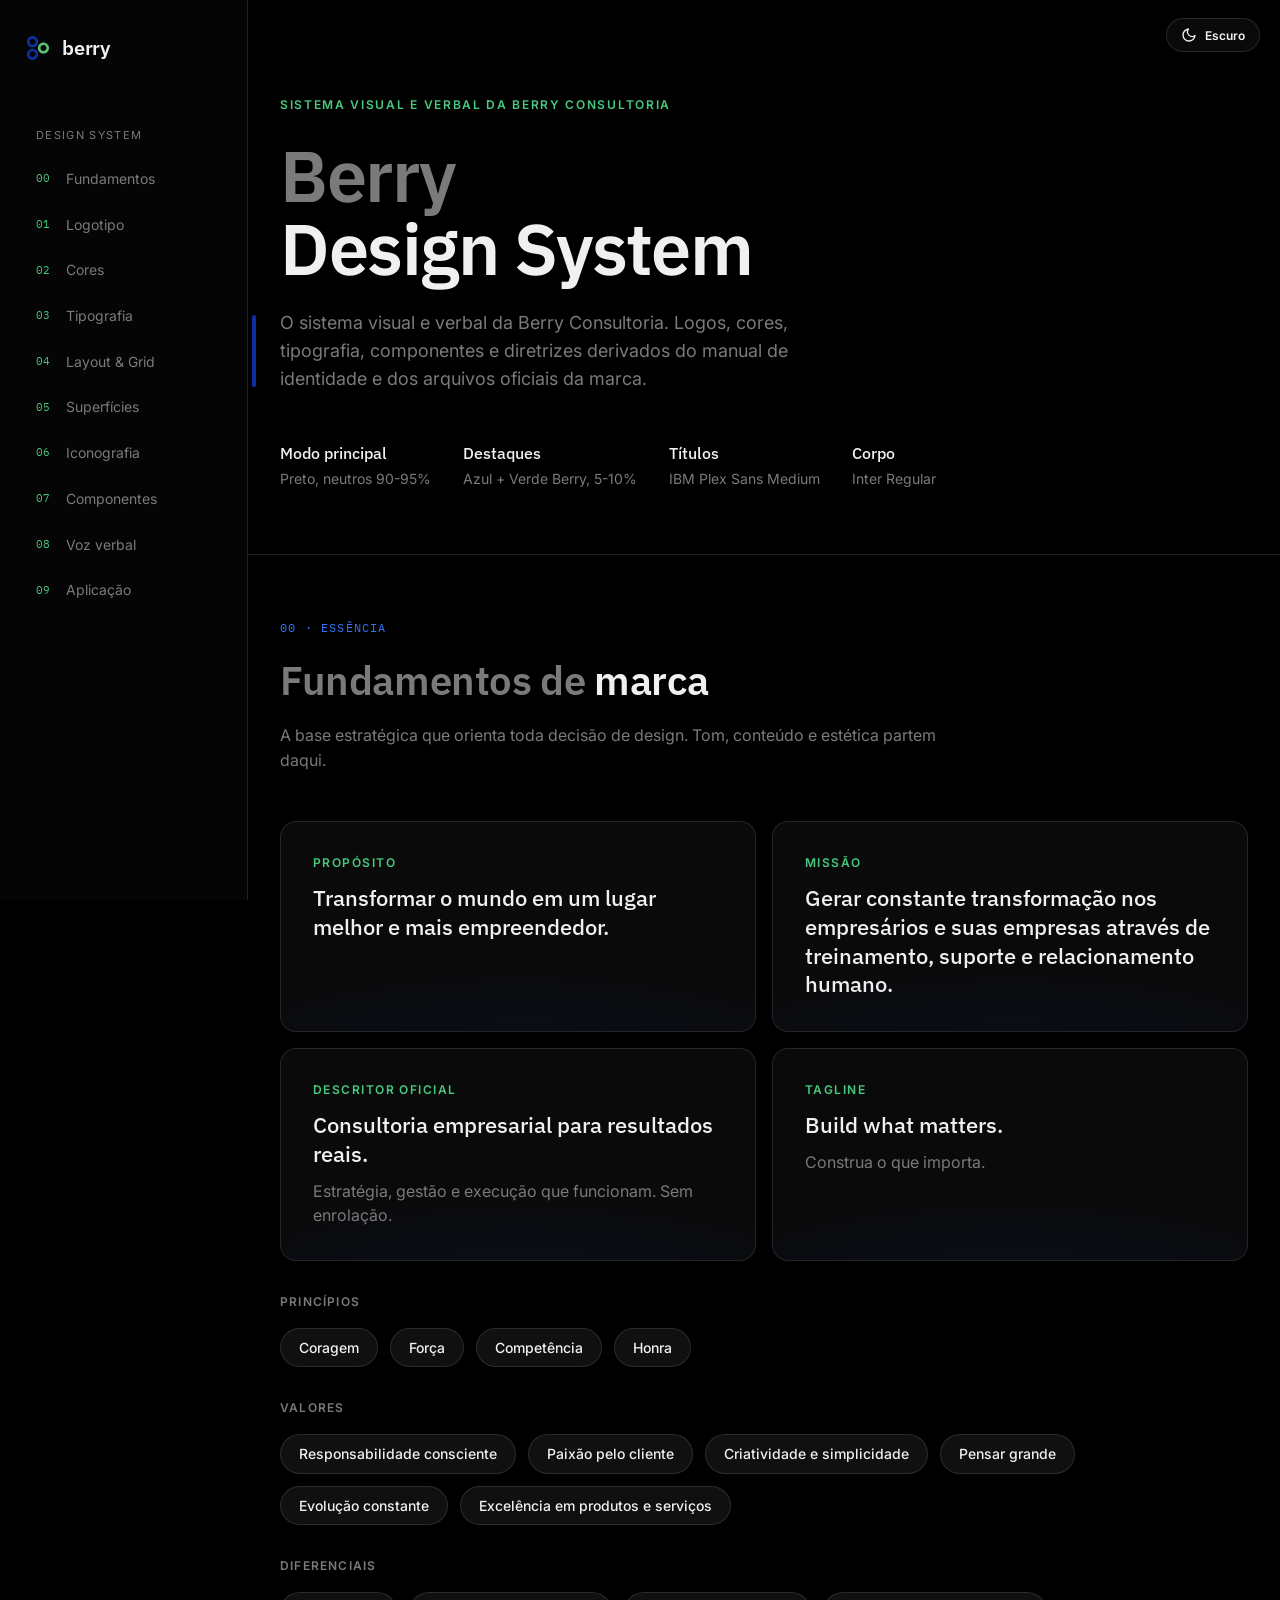
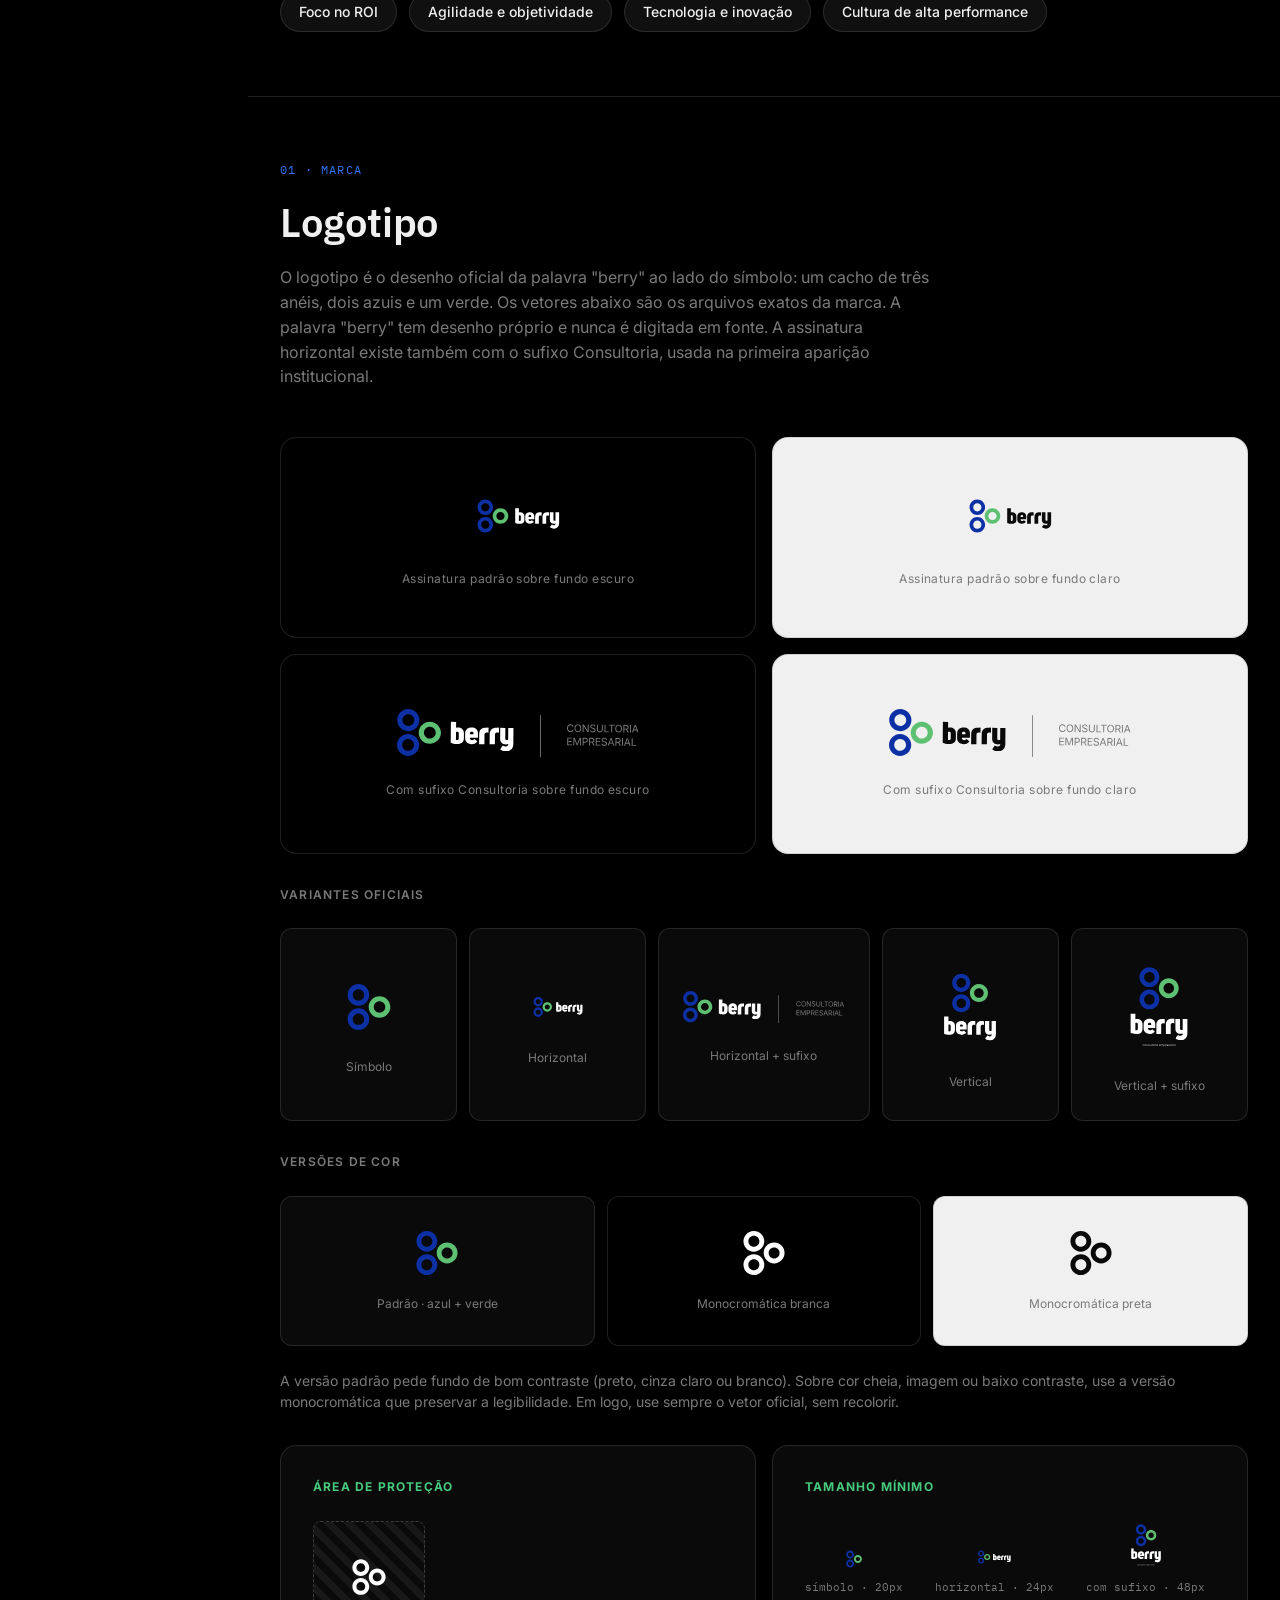
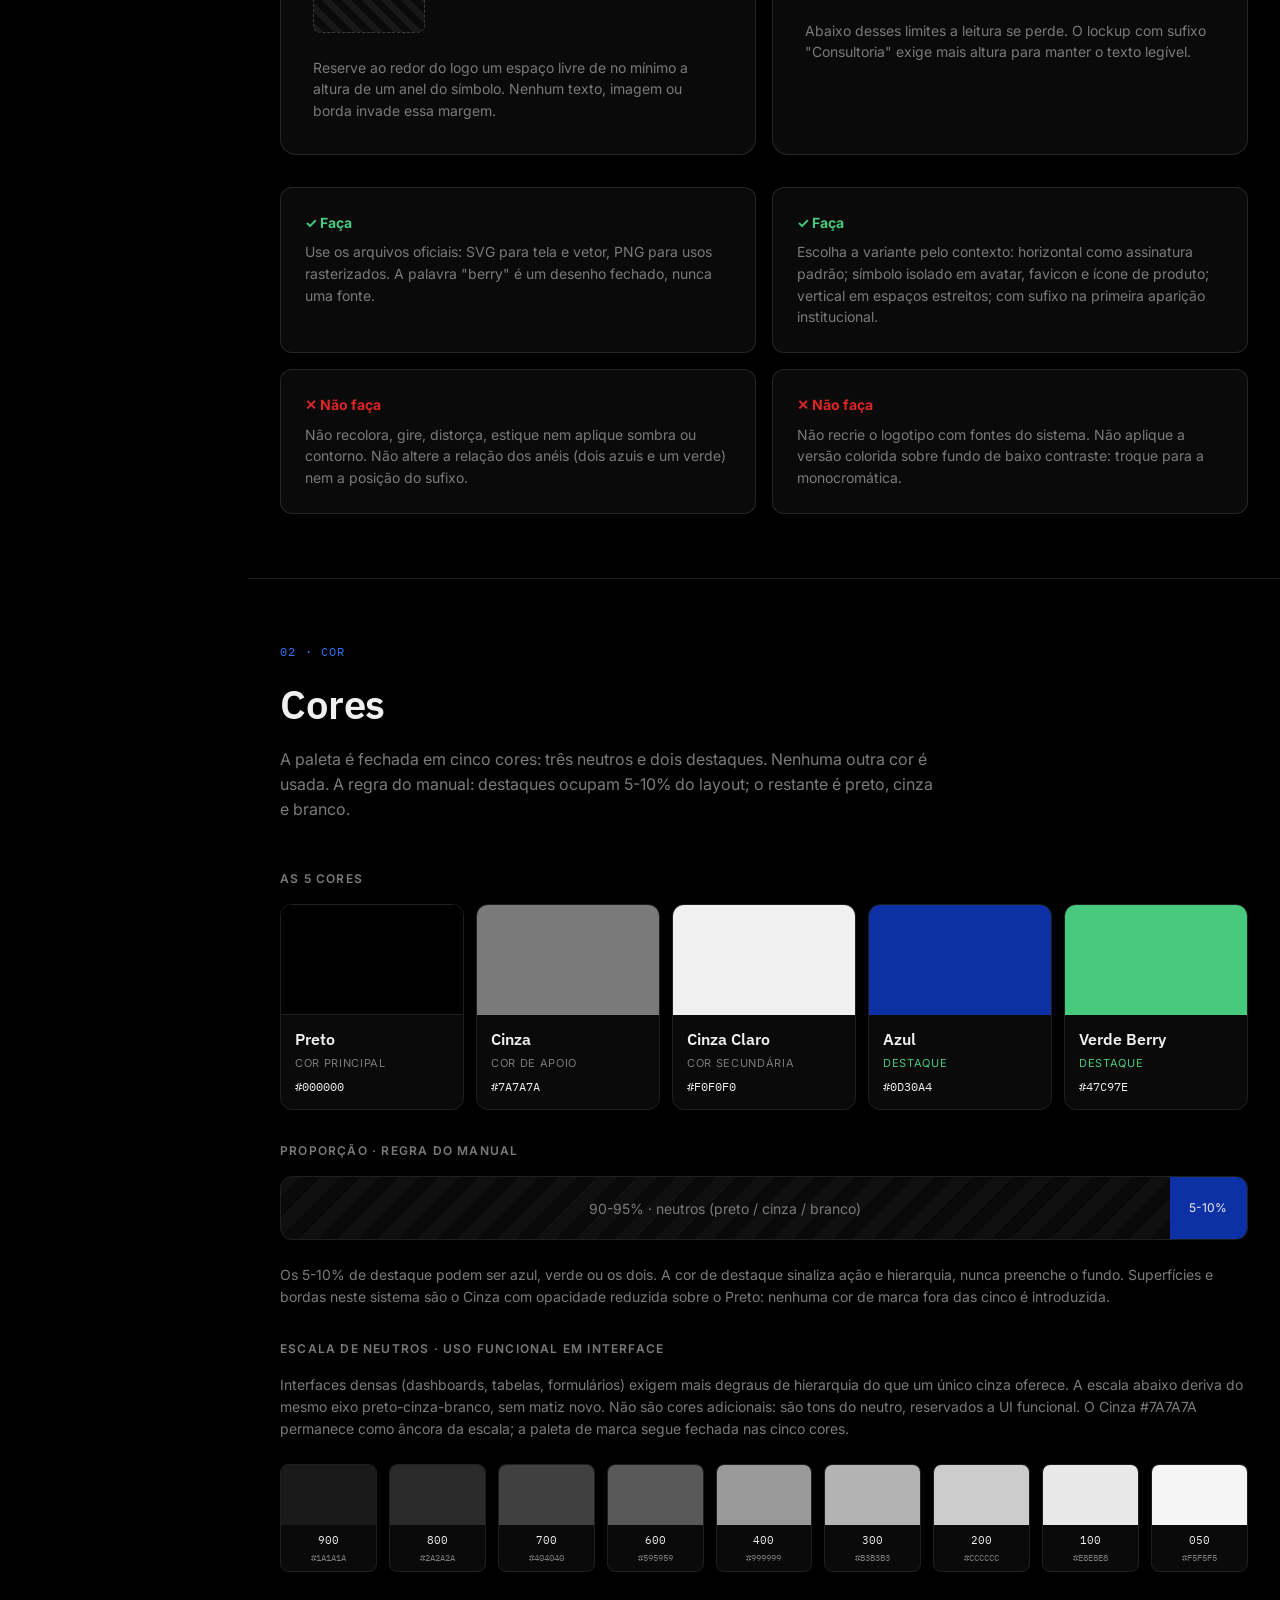
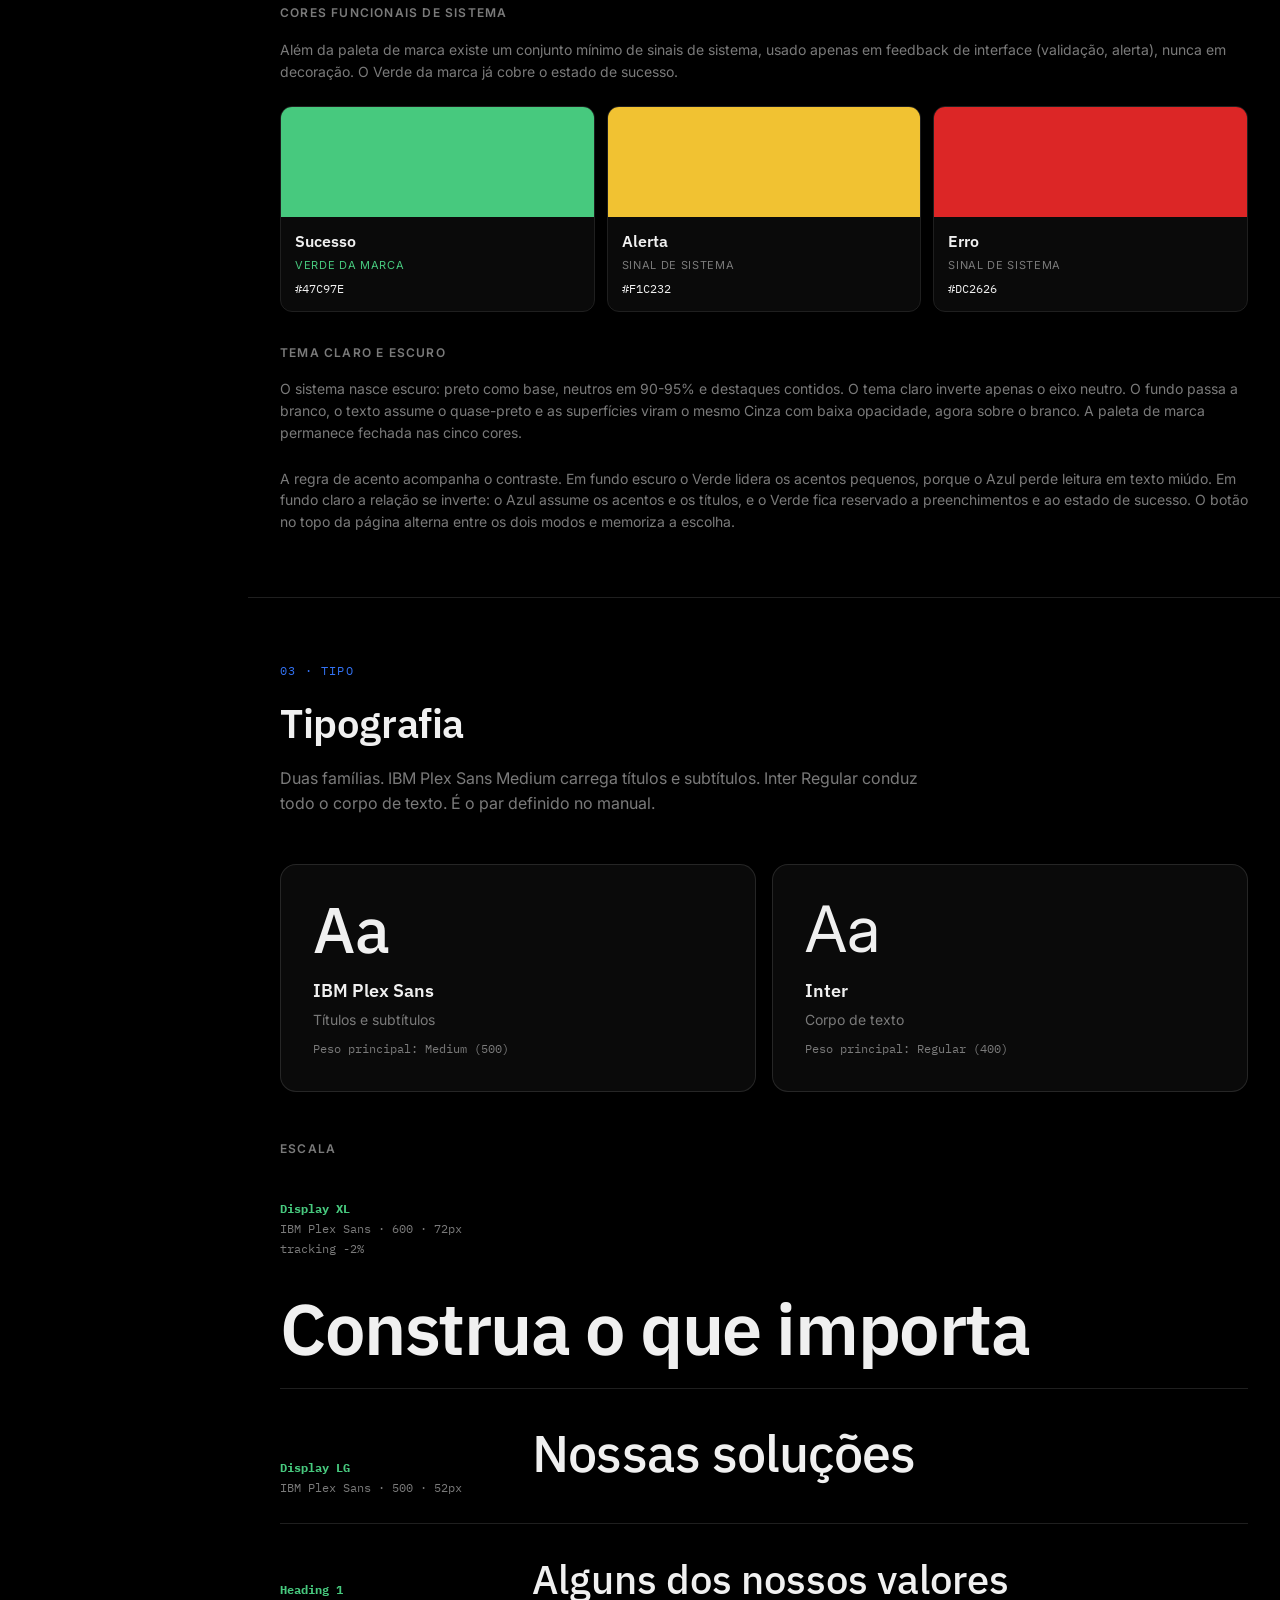
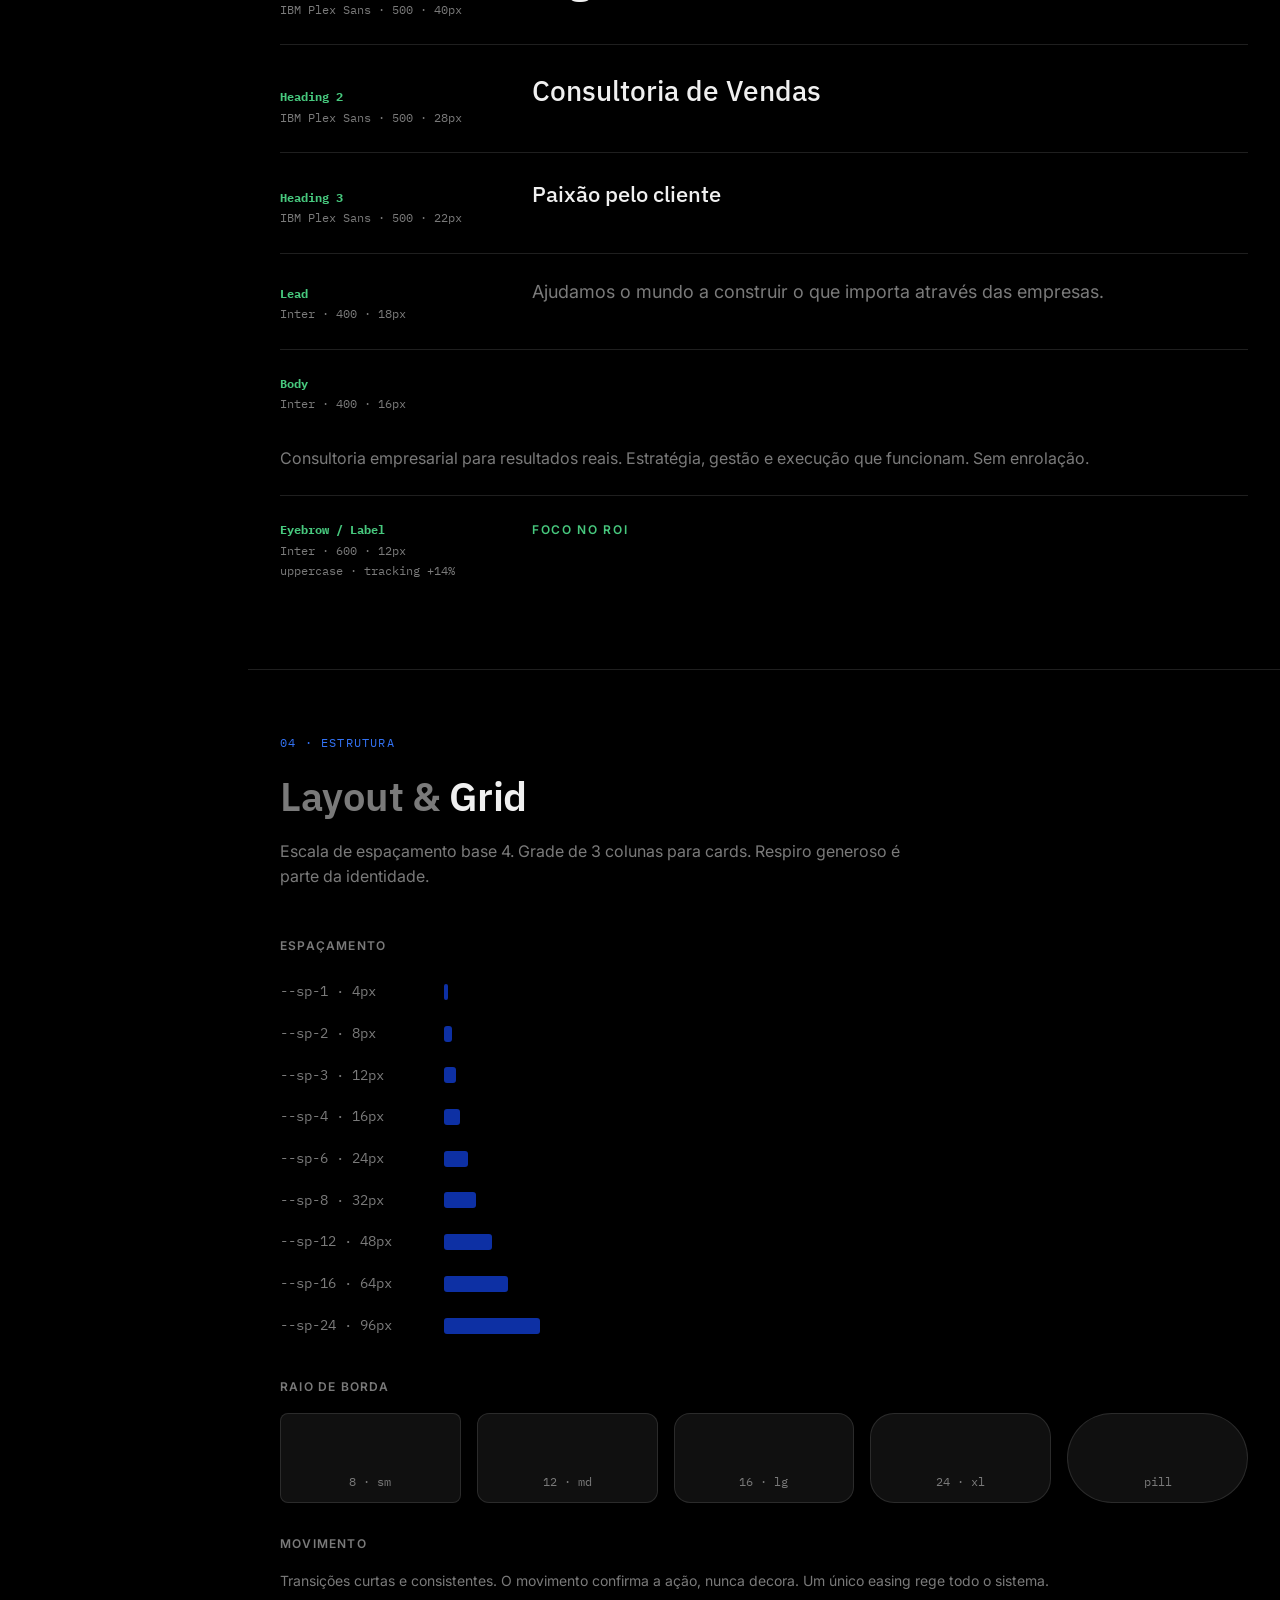
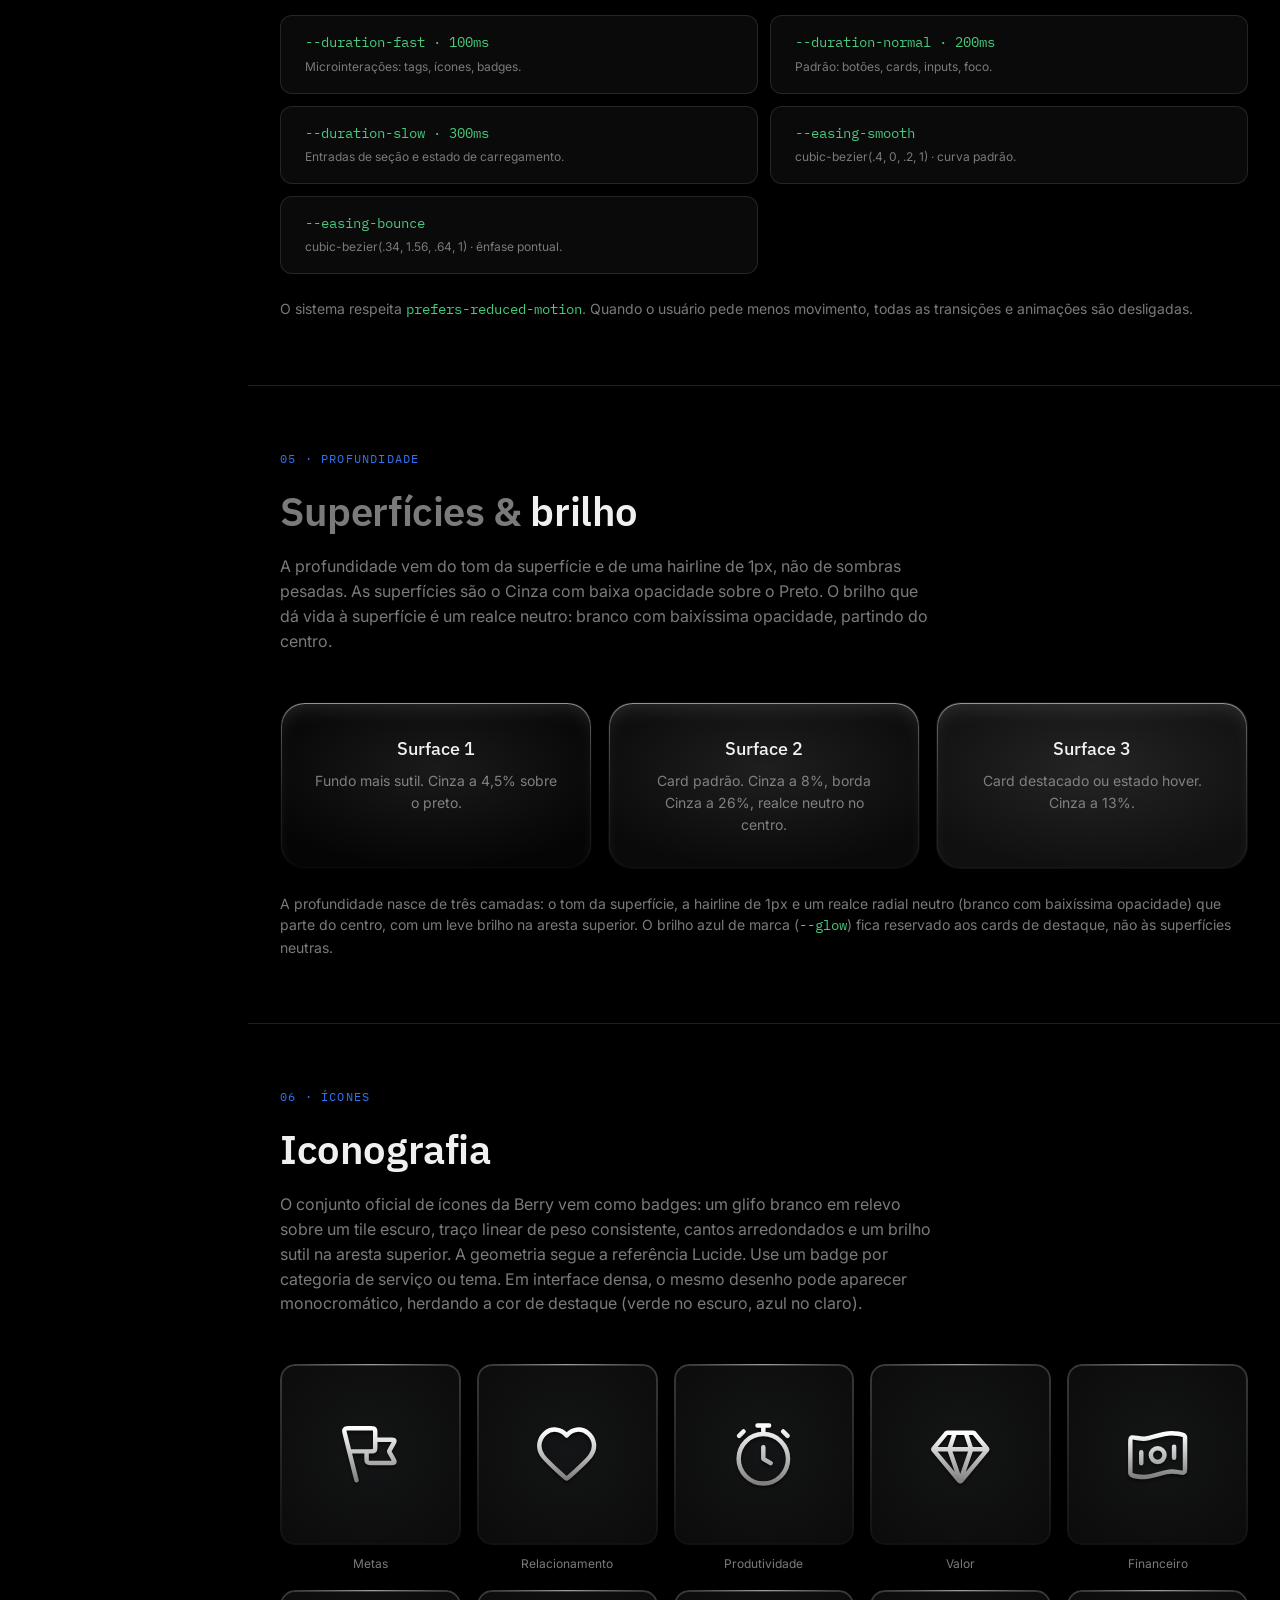
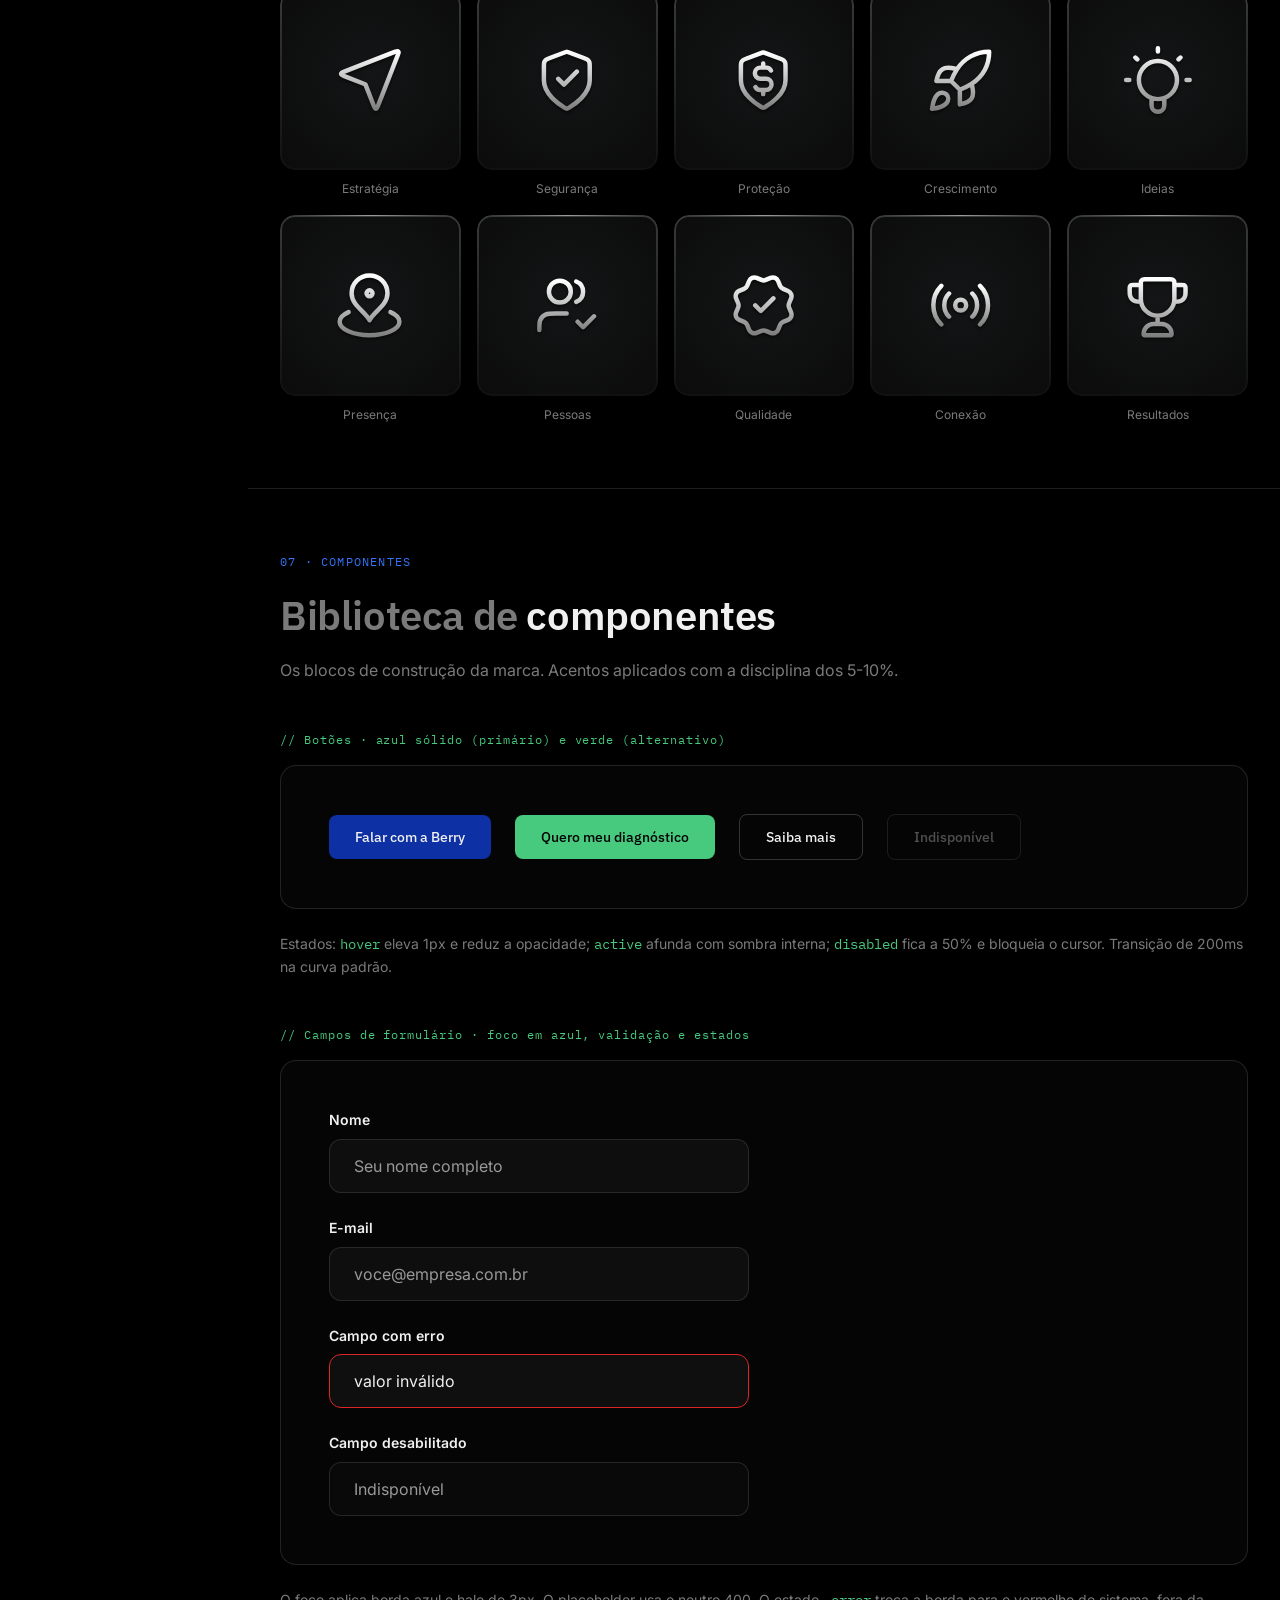
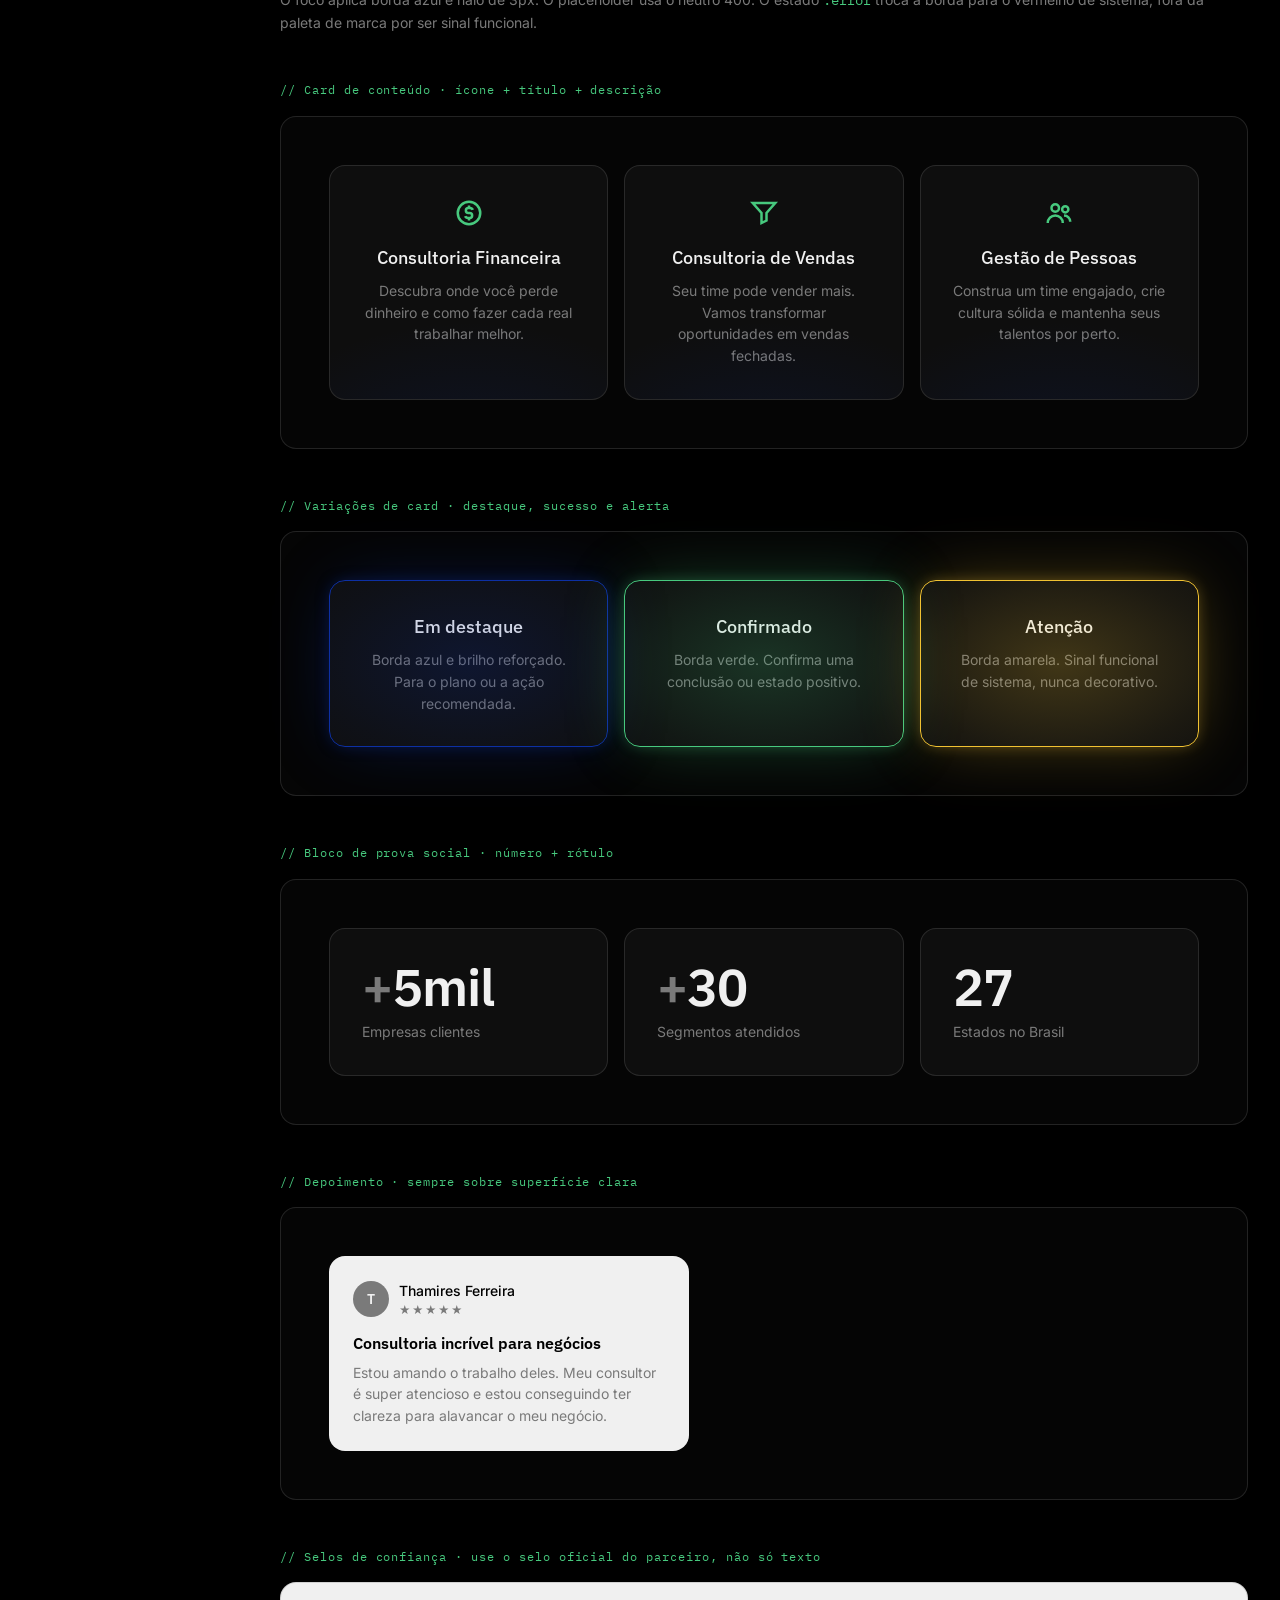
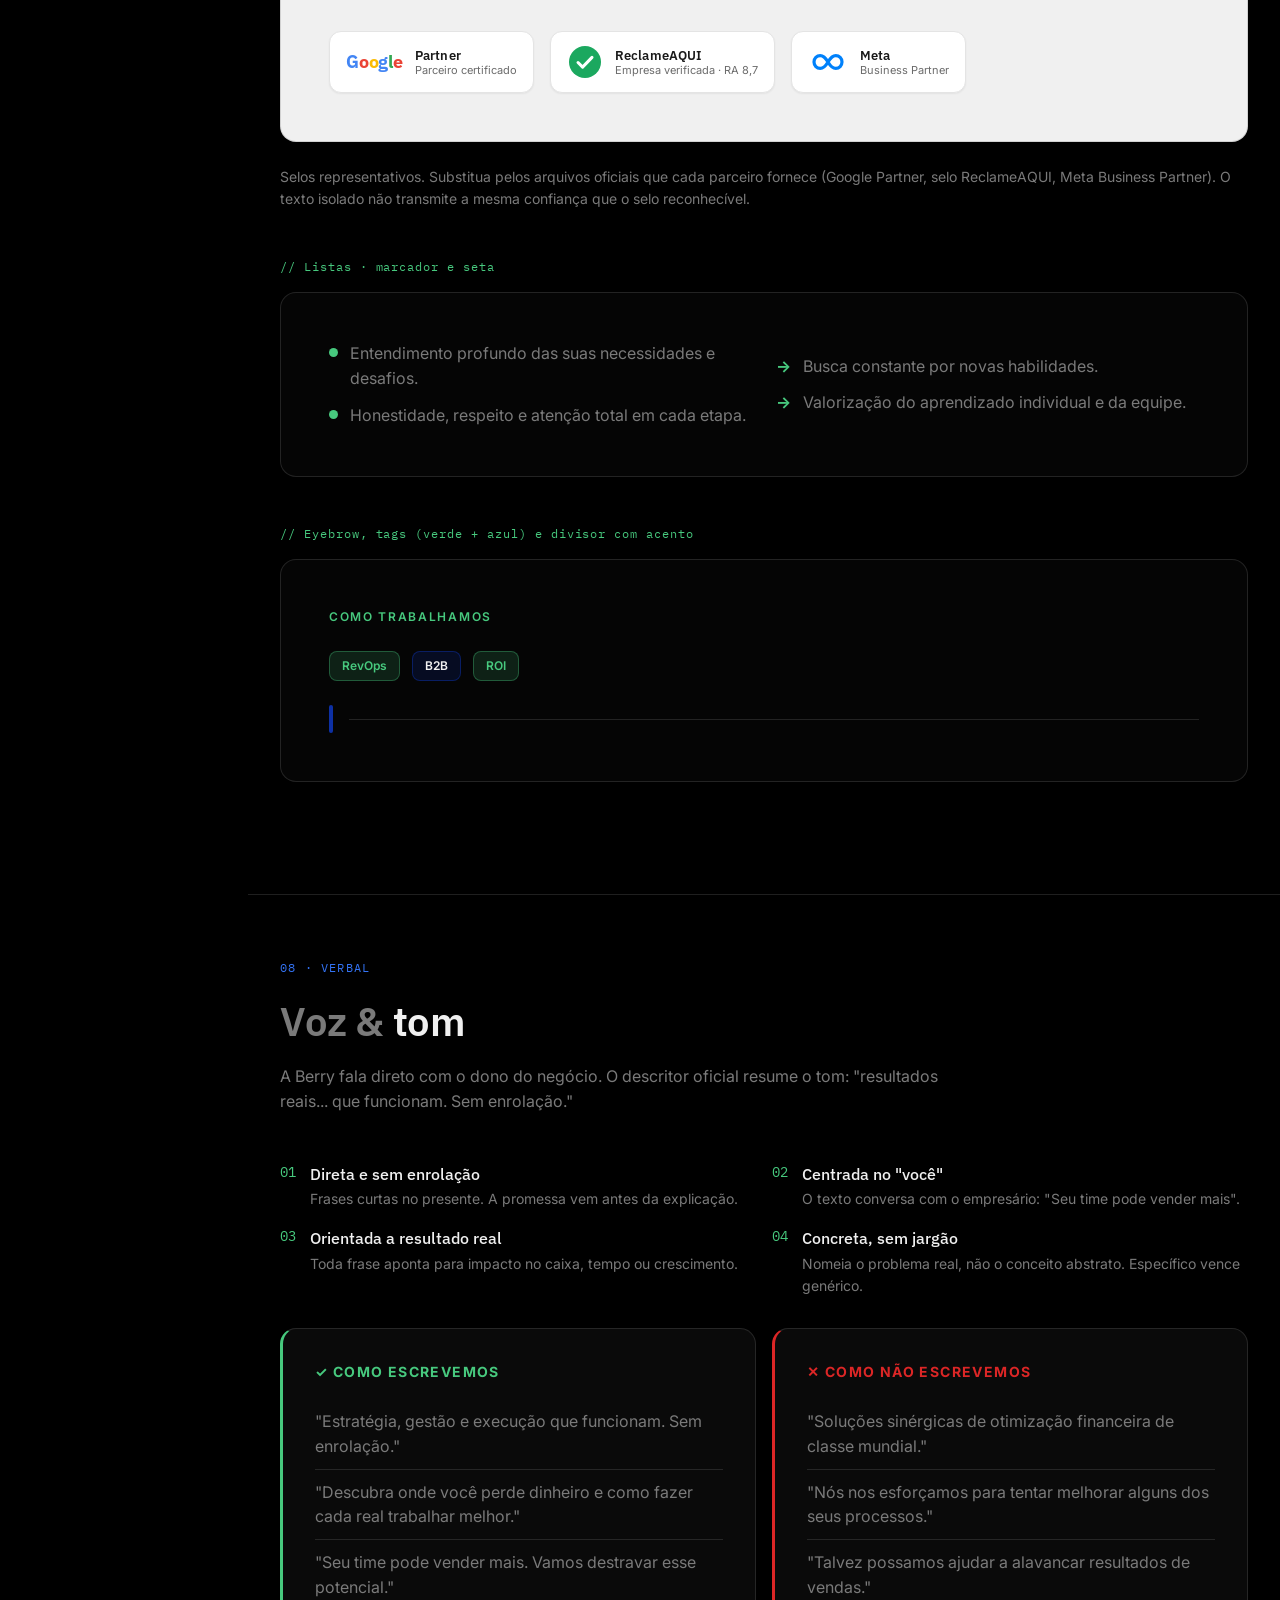
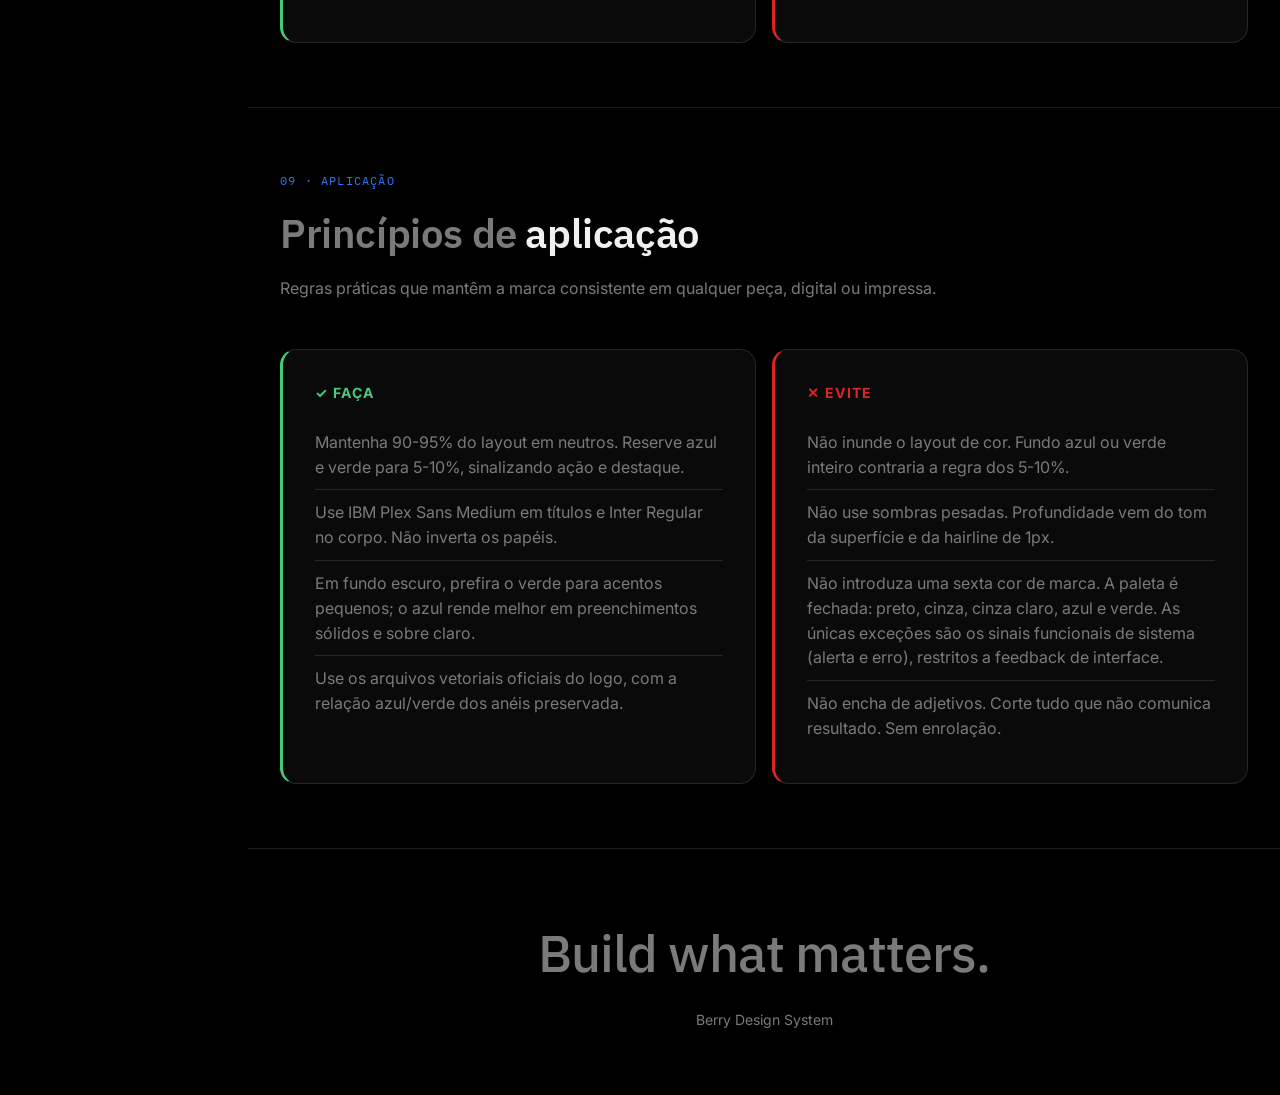
<file: index.html>
<!DOCTYPE html>
<html lang="pt-BR">
<head>
<meta charset="UTF-8">
<meta name="viewport" content="width=device-width, initial-scale=1.0">
<title>Berry · Design System</title>
<link rel="icon" type="image/svg+xml" href="data:image/svg+xml,<svg xmlns='http://www.w3.org/2000/svg' viewBox='0 0 1080 1080'><path fill='%230D30A4' d='M329.5,998.3c-119.4,0-216.5-97-216.5-215.8s97.4-215.8,216.5-215.8,216.5,97,216.5,215.8-97.4,215.8-216.5,215.8ZM329.5,668.3c-63.2,0-114.8,51.3-114.8,114.2s51.6,114.2,114.8,114.2,114.8-51.3,114.8-114.2-51.6-114.2-114.8-114.2Z'/><path fill='%230D30A4' d='M329.5,513.4c-119.4,0-216.5-97-216.5-215.8s97.4-215.8,216.5-215.8,216.5,97,216.5,215.8-97.4,215.8-216.5,215.8ZM329.5,183.7c-63.2,0-114.8,51.3-114.8,114.2s51.6,114.2,114.8,114.2,114.8-51.3,114.8-114.2-51.6-114.2-114.8-114.2Z'/><path fill='%235EC072' d='M750.5,755.8c-119.4,0-216.5-97-216.5-215.8s97.4-215.8,216.5-215.8,216.5,97,216.5,215.8-97.4,215.8-216.5,215.8h0ZM750.5,425.9c-63.2,0-114.8,51.3-114.8,114.2s51.6,114.2,114.8,114.2,114.8-51.3,114.8-114.2-51.6-114.2-114.8-114.2h0Z'/></svg>">
<link rel="preconnect" href="https://fonts.googleapis.com">
<link rel="preconnect" href="https://fonts.gstatic.com" crossorigin>
<link href="https://fonts.googleapis.com/css2?family=IBM+Plex+Sans:wght@400;500;600;700&family=IBM+Plex+Mono:wght@400;500&family=Inter:wght@400;500;600&display=swap" rel="stylesheet">
<!-- Estilos modulares (fonte: tokens/, styles/, components/). Ver README.md -->
<link rel="stylesheet" href="tokens/tokens.css">
<link rel="stylesheet" href="styles/reset.css">
<link rel="stylesheet" href="styles/base.css">
<link rel="stylesheet" href="styles/layout.css">
<link rel="stylesheet" href="styles/showcase.css">
<link rel="stylesheet" href="components/theme-toggle/theme-toggle.css">
<link rel="stylesheet" href="components/button/button.css">
<link rel="stylesheet" href="components/input/input.css">
<link rel="stylesheet" href="components/card/card.css">
<link rel="stylesheet" href="components/badge/badge.css">
<link rel="stylesheet" href="components/tag/tag.css">
<link rel="stylesheet" href="components/pill/pill.css">
<link rel="stylesheet" href="components/stat/stat.css">
<link rel="stylesheet" href="components/testimonial/testimonial.css">
<link rel="stylesheet" href="components/trust-seal/trust-seal.css">
<link rel="stylesheet" href="components/list/list.css">
<link rel="stylesheet" href="components/divider/divider.css">
<link rel="stylesheet" href="components/icon-badge/icon-badge.css">
<link rel="stylesheet" href="styles/responsive.css">
<script>try{if(localStorage.getItem('berry-theme')==='light')document.documentElement.classList.add('light')}catch(e){}</script>
</head>
<body>

<button class="theme-toggle" type="button" aria-label="Alternar entre tema claro e escuro" aria-pressed="false">
  <svg class="ic-moon" viewBox="0 0 24 24" fill="none" stroke="currentColor" aria-hidden="true"><path d="M21 12.8A9 9 0 1 1 11.2 3a7 7 0 0 0 9.8 9.8z"/></svg>
  <svg class="ic-sun" viewBox="0 0 24 24" fill="none" stroke="currentColor" aria-hidden="true"><circle cx="12" cy="12" r="4"/><path d="M12 2v2M12 20v2M4.9 4.9l1.4 1.4M17.7 17.7l1.4 1.4M2 12h2M20 12h2M4.9 19.1l1.4-1.4M17.7 6.3l1.4-1.4"/></svg>
  <span class="lbl"></span>
</button>

<!-- ===== LOGOS OFICIAIS (caminhos vetoriais exatos dos arquivos da marca; anéis em Azul #0D30A4 e Verde #5EC072; o logotipo herda currentColor) ===== -->
<svg width="0" height="0" style="position:absolute" aria-hidden="true">
  <symbol id="berry-symbol" viewBox="0 0 1080 1080">
    <path fill="#0D30A4" d="M329.5,998.3c-119.4,0-216.5-97-216.5-215.8s97.4-215.8,216.5-215.8,216.5,97,216.5,215.8-97.4,215.8-216.5,215.8ZM329.5,668.3c-63.2,0-114.8,51.3-114.8,114.2s51.6,114.2,114.8,114.2,114.8-51.3,114.8-114.2-51.6-114.2-114.8-114.2Z"/>
    <path fill="#0D30A4" d="M329.5,513.4c-119.4,0-216.5-97-216.5-215.8s97.4-215.8,216.5-215.8,216.5,97,216.5,215.8-97.4,215.8-216.5,215.8ZM329.5,183.7c-63.2,0-114.8,51.3-114.8,114.2s51.6,114.2,114.8,114.2,114.8-51.3,114.8-114.2-51.6-114.2-114.8-114.2Z"/>
    <path fill="#5EC072" d="M750.5,755.8c-119.4,0-216.5-97-216.5-215.8s97.4-215.8,216.5-215.8,216.5,97,216.5,215.8-97.4,215.8-216.5,215.8h0ZM750.5,425.9c-63.2,0-114.8,51.3-114.8,114.2s51.6,114.2,114.8,114.2,114.8-51.3,114.8-114.2-51.6-114.2-114.8-114.2h0Z"/>
  </symbol>
  <symbol id="berry-symbol-mono" viewBox="0 0 1080 1080">
    <path fill="currentColor" d="M329.5,998.3c-119.4,0-216.5-97-216.5-215.8s97.4-215.8,216.5-215.8,216.5,97,216.5,215.8-97.4,215.8-216.5,215.8ZM329.5,668.3c-63.2,0-114.8,51.3-114.8,114.2s51.6,114.2,114.8,114.2,114.8-51.3,114.8-114.2-51.6-114.2-114.8-114.2Z"/>
    <path fill="currentColor" d="M329.5,513.4c-119.4,0-216.5-97-216.5-215.8s97.4-215.8,216.5-215.8,216.5,97,216.5,215.8-97.4,215.8-216.5,215.8ZM329.5,183.7c-63.2,0-114.8,51.3-114.8,114.2s51.6,114.2,114.8,114.2,114.8-51.3,114.8-114.2-51.6-114.2-114.8-114.2Z"/>
    <path fill="currentColor" d="M750.5,755.8c-119.4,0-216.5-97-216.5-215.8s97.4-215.8,216.5-215.8,216.5,97,216.5,215.8-97.4,215.8-216.5,215.8h0ZM750.5,425.9c-63.2,0-114.8,51.3-114.8,114.2s51.6,114.2,114.8,114.2,114.8-51.3,114.8-114.2-51.6-114.2-114.8-114.2h0Z"/>
  </symbol>
  <symbol id="berry-horizontal" viewBox="0 0 1920 1080">
    <path fill="#0D30A4" d="M365.88,837.07c-77.41,0-140.32-62.91-140.32-139.9s63.12-139.9,140.32-139.9,140.32,62.91,140.32,139.9-63.12,139.9-140.32,139.9ZM365.88,623.17c-40.95,0-74.43,33.27-74.43,74s33.48,74,74.43,74,74.43-33.27,74.43-74-33.48-74-74.43-74Z"/>
    <path fill="#0D30A4" d="M365.88,522.73c-77.41,0-140.32-62.91-140.32-139.9s63.12-139.9,140.32-139.9,140.32,62.91,140.32,139.9-63.12,139.9-140.32,139.9ZM365.88,309.04c-40.95,0-74.43,33.27-74.43,74s33.48,74,74.43,74,74.43-33.27,74.43-74-33.48-74-74.43-74Z"/>
    <path fill="currentColor" d="M903.58,664.11v-263.37h66.32v74.88c7.27-2.78,15.83-4.71,23.96-4.71,38.51,0,75.52,23.11,75.52,71.89v64.4c0,55.2-38.51,73.81-82.8,73.81s-58.83-7.27-83.22-16.69h0l.21-.21ZM1004.14,611.7v-67.82c0-13.69-9.84-18.61-20.75-18.61s-10.06,2.35-13.69,4.06v98.2c4.06,1.5,8.13,2.35,12.84,2.35,11.34,0,21.39-4.92,21.39-17.97h0l.21-.21Z"/>
    <path fill="currentColor" d="M1144.98,599.07v7.27c0,14.98,13.69,23.11,28.45,23.11s22.68-4.07,30.81-13.69l36.58,29.74c-20.75,28.88-49.21,35.09-72.1,35.09-41.29,0-83.87-24.18-83.87-74.24v-63.33c0-50.28,41.72-72.53,83.22-72.53s78.73,23.53,78.73,73.81v54.77h-102.05.21ZM1145.84,542.59v13.26h44.07v-14.55c0-11.77-10.91-17.54-21.82-17.54s-22.25,6.2-22.25,18.61h0v.21Z"/>
    <path fill="#5EC072" d="M638.86,679.9c-77.41,0-140.32-62.91-140.32-139.9s63.12-139.9,140.32-139.9,140.32,62.91,140.32,139.9-63.12,139.9-140.32,139.9h0ZM638.86,466c-40.95,0-74.43,33.27-74.43,74s33.48,74,74.43,74,74.43-33.27,74.43-74-33.48-74-74.43-74h0Z"/>
    <path fill="currentColor" d="M1394.9,550.83c0-55.95,36.36-80.12,82.52-80.12s16.98.87,34.62,5.01v58.35c-6.31-2.83-13.06-4.35-19.81-4.35-15.68,0-30.26,8.27-30.26,24.38v126.28h-67.06v-129.33h0v-.22Z"/>
    <path fill="currentColor" d="M1512.03,475.6v-1.99c0-1.62-1.32-2.94-2.94-2.93l-26.55.09,28.57,5.59c.48.09.92-.27.92-.76Z"/>
    <path fill="currentColor" d="M1262.29,551.07c0-55.95,36.36-80.12,82.52-80.12s16.98.87,34.62,5.01v58.35c-6.31-2.83-13.06-4.35-19.81-4.35-15.68,0-30.26,8.27-30.26,24.38v126.28h-67.06v-129.33h0v-.22Z"/>
    <path fill="currentColor" d="M1379.43,475.85v-1.99c0-1.62-1.32-2.94-2.94-2.93l-26.55.09,28.57,5.59c.48.09.92-.27.92-.76Z"/>
    <path fill="currentColor" d="M1694.44,470.92v199.89c0,61.35-34.91,92.14-84.99,92.14s-49.86-7.15-73.93-27.53l26.45-41.19c11.92,7.15,26.02,12.36,37.51,12.36,21.46,0,31.22-13.01,31.22-31.65-8.24,3.25-19.3,4.77-30.79,4.77-36.21,0-72.41-20.6-72.41-68.73v-139.84h64.61v135.72c0,13.01,10.19,18.65,21.03,18.65s11.49-1.52,15.61-4.34v-149.81h65.69v-.43Z"/>
    <path fill="currentColor" d="M1544.9,720.82l-14.33,22.41c7.12,4.51,10.84,6.87,16.53,9.74,43.11,21.77,98.31,6.72,105.74.02"/>
  </symbol>
  <symbol id="berry-vertical" viewBox="0 0 1080 1080">
    <path fill="currentColor" d="M206.94,882.49v-221.89h55.88v63.09c6.13-2.34,13.34-3.97,20.19-3.97,32.44,0,63.63,19.47,63.63,60.56v54.25c0,46.5-32.44,62.19-69.76,62.19s-49.57-6.13-70.12-14.06h0l.18-.18ZM291.66,838.33v-57.14c0-11.54-8.29-15.68-17.48-15.68s-8.47,1.98-11.54,3.42v82.73c3.42,1.26,6.85,1.98,10.81,1.98,9.55,0,18.02-4.15,18.02-15.14h0l.18-.18Z"/>
    <path fill="currentColor" d="M410.32,827.7v6.13c0,12.62,11.54,19.47,23.97,19.47s19.11-3.42,25.96-11.54l30.82,25.05c-17.48,24.33-41.46,29.56-60.74,29.56-34.79,0-70.66-20.37-70.66-62.55v-53.35c0-42.36,35.15-61.1,70.12-61.1s66.33,19.83,66.33,62.19v46.14h-85.98.18ZM411.04,780.11v11.18h37.13v-12.26c0-9.91-9.19-14.78-18.39-14.78s-18.75,5.23-18.75,15.68h0v.18Z"/>
    <path fill="currentColor" d="M620.87,787.05c0-47.14,30.63-67.5,69.52-67.5s14.31.73,29.17,4.22v49.16c-5.32-2.38-11.01-3.67-16.69-3.67-13.21,0-25.5,6.97-25.5,20.54v106.39h-56.5v-108.96h0v-.18Z"/>
    <path fill="currentColor" d="M719.56,723.67v-1.68c0-1.37-1.11-2.48-2.48-2.47l-22.37.08,24.07,4.71c.4.08.78-.23.78-.64Z"/>
    <path fill="currentColor" d="M509.15,787.26c0-47.14,30.63-67.5,69.52-67.5s14.31.73,29.17,4.22v49.16c-5.32-2.38-11.01-3.67-16.69-3.67-13.21,0-25.5,6.97-25.5,20.54v106.39h-56.5v-108.96h0v-.18Z"/>
    <path fill="currentColor" d="M607.84,723.88v-1.68c0-1.37-1.11-2.48-2.48-2.47l-22.37.08,24.07,4.71c.4.08.78-.23.78-.64Z"/>
    <path fill="currentColor" d="M873.24,719.73v168.41c0,51.69-29.41,77.63-71.6,77.63s-42.01-6.03-62.29-23.2l22.28-34.71c10.05,6.03,21.92,10.41,31.6,10.41,18.08,0,26.3-10.96,26.3-26.67-6.94,2.74-16.26,4.02-25.94,4.02-30.5,0-61.01-17.35-61.01-57.9v-117.81h54.43v114.34c0,10.96,8.58,15.71,17.72,15.71s9.68-1.28,13.15-3.65v-126.22h55.35v-.36Z"/>
    <path fill="currentColor" d="M747.25,930.27l-12.07,18.88c6,3.8,9.14,5.78,13.93,8.2,36.32,18.34,82.82,5.67,89.09.02"/>
    <path fill="#0D30A4" d="M427.77,607.32c-64.4,0-116.73-52.33-116.73-116.38s52.51-116.38,116.73-116.38,116.73,52.33,116.73,116.38-52.51,116.38-116.73,116.38ZM427.77,429.39c-34.06,0-61.91,27.67-61.91,61.56s27.85,61.56,61.91,61.56,61.91-27.67,61.91-61.56-27.85-61.56-61.91-61.56Z"/>
    <path fill="#0D30A4" d="M427.77,345.83c-64.4,0-116.73-52.33-116.73-116.38s52.51-116.38,116.73-116.38,116.73,52.33,116.73,116.38-52.51,116.38-116.73,116.38ZM427.77,168.08c-34.06,0-61.91,27.67-61.91,61.56s27.85,61.56,61.91,61.56,61.91-27.67,61.91-61.56-27.85-61.56-61.91-61.56Z"/>
    <path fill="#5EC072" d="M654.85,476.58c-64.4,0-116.73-52.33-116.73-116.38s52.51-116.38,116.73-116.38,116.73,52.33,116.73,116.38-52.51,116.38-116.73,116.38h0ZM654.85,298.64c-34.06,0-61.91,27.67-61.91,61.56s27.85,61.56,61.91,61.56,61.91-27.67,61.91-61.56-27.85-61.56-61.91-61.56h0Z"/>
  </symbol>
  <symbol id="berry-vertical-suffix" viewBox="0 0 1080 1080">
    <path fill="currentColor" d="M206.94,842.34v-221.89h55.88v63.09c6.13-2.34,13.34-3.97,20.19-3.97,32.44,0,63.63,19.47,63.63,60.56v54.25c0,46.5-32.44,62.19-69.76,62.19s-49.57-6.13-70.12-14.06h0l.18-.18ZM291.66,798.18v-57.14c0-11.54-8.29-15.68-17.48-15.68s-8.47,1.98-11.54,3.42v82.73c3.42,1.26,6.85,1.98,10.81,1.98,9.55,0,18.02-4.15,18.02-15.14h0l.18-.18Z"/>
    <path fill="currentColor" d="M410.32,787.55v6.13c0,12.62,11.54,19.47,23.97,19.47s19.11-3.42,25.96-11.54l30.82,25.05c-17.48,24.33-41.46,29.56-60.74,29.56-34.79,0-70.66-20.37-70.66-62.55v-53.35c0-42.36,35.15-61.1,70.12-61.1s66.33,19.83,66.33,62.19v46.14h-85.98.18ZM411.04,739.96v11.18h37.13v-12.26c0-9.91-9.19-14.78-18.39-14.78s-18.75,5.23-18.75,15.68h0v.18Z"/>
    <path fill="currentColor" d="M620.87,746.9c0-47.14,30.63-67.5,69.52-67.5s14.31.73,29.17,4.22v49.16c-5.32-2.38-11.01-3.67-16.69-3.67-13.21,0-25.5,6.97-25.5,20.54v106.39h-56.5v-108.96h0v-.18Z"/>
    <path fill="currentColor" d="M719.56,683.52v-1.68c0-1.37-1.11-2.48-2.48-2.47l-22.37.08,24.07,4.71c.4.08.78-.23.78-.64Z"/>
    <path fill="currentColor" d="M509.15,747.11c0-47.14,30.63-67.5,69.52-67.5s14.31.73,29.17,4.22v49.16c-5.32-2.38-11.01-3.67-16.69-3.67-13.21,0-25.5,6.97-25.5,20.54v106.39h-56.5v-108.96h0v-.18Z"/>
    <path fill="currentColor" d="M607.84,683.73v-1.68c0-1.37-1.11-2.48-2.48-2.47l-22.37.08,24.07,4.71c.4.08.78-.23.78-.64Z"/>
    <path fill="currentColor" d="M873.24,679.58v168.41c0,51.69-29.41,77.63-71.6,77.63s-42.01-6.03-62.29-23.2l22.28-34.71c10.05,6.03,21.92,10.41,31.6,10.41,18.08,0,26.3-10.96,26.3-26.67-6.94,2.74-16.26,4.02-25.94,4.02-30.5,0-61.01-17.35-61.01-57.9v-117.81h54.43v114.34c0,10.96,8.58,15.71,17.72,15.71s9.68-1.28,13.15-3.65v-126.22h55.35v-.36Z"/>
    <path fill="currentColor" d="M747.25,890.12l-12.07,18.88c6,3.8,9.14,5.78,13.93,8.2,36.32,18.34,82.82,5.67,89.09.02"/>
    <path fill="#0D30A4" d="M427.77,567.17c-64.4,0-116.73-52.33-116.73-116.38s52.51-116.38,116.73-116.38,116.73,52.33,116.73,116.38-52.51,116.38-116.73,116.38ZM427.77,389.24c-34.06,0-61.91,27.67-61.91,61.56s27.85,61.56,61.91,61.56,61.91-27.67,61.91-61.56-27.85-61.56-61.91-61.56Z"/>
    <path fill="#0D30A4" d="M427.77,305.68c-64.4,0-116.73-52.33-116.73-116.38s52.51-116.38,116.73-116.38,116.73,52.33,116.73,116.38-52.51,116.38-116.73,116.38ZM427.77,127.92c-34.06,0-61.91,27.67-61.91,61.56s27.85,61.56,61.91,61.56,61.91-27.67,61.91-61.56-27.85-61.56-61.91-61.56Z"/>
    <path fill="#5EC072" d="M654.85,436.42c-64.4,0-116.73-52.33-116.73-116.38s52.51-116.38,116.73-116.38,116.73,52.33,116.73,116.38-52.51,116.38-116.73,116.38h0ZM654.85,258.49c-34.06,0-61.91,27.67-61.91,61.56s27.85,61.56,61.91,61.56,61.91-27.67,61.91-61.56-27.85-61.56-61.91-61.56h0Z"/>
    <path fill="currentColor" d="M348.1,981.18c.98-1.78,2.32-3.16,4.02-4.15,1.7-.99,3.59-1.49,5.69-1.49,2.55,0,4.73.6,6.55,1.81,1.82,1.21,3.14,2.91,3.97,5.11h-2.68c-.65-1.55-1.65-2.75-2.99-3.63-1.34-.87-2.96-1.31-4.85-1.31-1.68,0-3.19.39-4.53,1.18-1.34.79-2.39,1.91-3.15,3.38-.76,1.47-1.14,3.18-1.14,5.11s.38,3.64,1.14,5.1c.76,1.46,1.81,2.58,3.15,3.37,1.34.78,2.85,1.18,4.53,1.18,1.89,0,3.51-.43,4.85-1.29,1.34-.86,2.34-2.05,2.99-3.58h2.68c-.83,2.18-2.16,3.87-3.99,5.06-1.83,1.2-4.01,1.8-6.54,1.8-2.09,0-3.99-.5-5.69-1.49-1.7-.99-3.04-2.37-4.02-4.13-.98-1.77-1.47-3.77-1.47-6.01s.49-4.25,1.47-6.03Z"/>
    <path fill="currentColor" d="M376.16,997.78c-1.34-.75-2.4-1.82-3.17-3.2-.77-1.38-1.16-3-1.16-4.85s.39-3.47,1.18-4.85c.78-1.38,1.85-2.45,3.2-3.2,1.35-.75,2.86-1.13,4.54-1.13s3.2.38,4.56,1.13c1.36.75,2.43,1.82,3.2,3.2.77,1.38,1.16,3,1.16,4.85s-.39,3.44-1.18,4.84c-.78,1.39-1.86,2.47-3.24,3.22-1.37.75-2.9,1.13-4.57,1.13s-3.19-.38-4.53-1.13ZM383.95,996.11c1-.53,1.81-1.34,2.43-2.42.62-1.08.93-2.4.93-3.97s-.31-2.89-.92-3.97c-.61-1.08-1.42-1.89-2.42-2.42-1-.53-2.09-.8-3.27-.8s-2.27.27-3.27.8c-1,.53-1.8,1.34-2.4,2.42-.6,1.08-.9,2.4-.9,3.97s.3,2.89.9,3.97c.6,1.08,1.39,1.88,2.39,2.42.99.53,2.08.8,3.25.8s2.27-.27,3.27-.8Z"/>
    <path fill="currentColor" d="M407.44,982.45c1.35,1.32,2.03,3.23,2.03,5.73v10.46h-2.25v-10.2c0-1.94-.49-3.42-1.45-4.44-.97-1.02-2.29-1.54-3.97-1.54s-3.09.54-4.12,1.63c-1.02,1.09-1.54,2.69-1.54,4.8v9.74h-2.29v-17.84h2.29v3.04c.57-1.09,1.38-1.92,2.45-2.5,1.07-.58,2.28-.87,3.63-.87,2.13,0,3.88.66,5.23,1.98Z"/>
    <path fill="currentColor" d="M415.66,997.48c-1.3-.95-2.02-2.24-2.17-3.87h2.35c.11,1,.58,1.81,1.42,2.43.84.62,1.97.93,3.38.93,1.24,0,2.22-.29,2.92-.88.71-.59,1.06-1.32,1.06-2.19,0-.61-.2-1.11-.59-1.5-.39-.39-.89-.7-1.49-.93-.6-.23-1.41-.47-2.43-.73-1.33-.35-2.41-.7-3.23-1.05-.83-.35-1.53-.87-2.11-1.55s-.87-1.61-.87-2.76c0-.87.26-1.68.78-2.42.52-.74,1.26-1.33,2.22-1.76.96-.43,2.05-.65,3.27-.65,1.92,0,3.46.49,4.64,1.45,1.18.97,1.81,2.3,1.89,4h-2.29c-.07-1.04-.47-1.89-1.23-2.53-.75-.64-1.78-.96-3.09-.96-1.16,0-2.09.27-2.81.82-.72.54-1.08,1.22-1.08,2.03,0,.7.21,1.27.64,1.72.42.45.95.8,1.58,1.04.63.25,1.48.53,2.55.83,1.29.35,2.31.69,3.07,1.01.76.33,1.42.81,1.96,1.44.54.63.83,1.47.85,2.52,0,.96-.26,1.81-.78,2.56-.52.75-1.25,1.35-2.19,1.78-.94.43-2.01.65-3.24.65-2.05,0-3.72-.47-5.02-1.42Z"/>
    <path fill="currentColor" d="M446.65,980.8v17.84h-2.29v-3.14c-.52,1.11-1.33,1.96-2.42,2.55-1.09.59-2.31.88-3.66.88-2.13,0-3.88-.66-5.23-1.98-1.35-1.32-2.03-3.23-2.03-5.74v-10.42h2.25v10.16c0,1.94.48,3.42,1.45,4.44.97,1.02,2.29,1.53,3.97,1.53s3.09-.54,4.12-1.63c1.02-1.09,1.54-2.69,1.54-4.8v-9.7h2.29Z"/>
    <path fill="currentColor" d="M454.17,974.46v24.18h-2.29v-24.18h2.29Z"/>
    <path fill="currentColor" d="M462.34,982.73v11.08c0,1.09.21,1.84.62,2.26.41.41,1.14.62,2.19.62h2.09v1.96h-2.45c-1.61,0-2.81-.38-3.59-1.13-.78-.75-1.18-1.99-1.18-3.71v-11.08h-2.48v-1.93h2.48v-4.48h2.32v4.48h4.9v1.93h-4.9Z"/>
    <path fill="currentColor" d="M474.28,997.78c-1.34-.75-2.4-1.82-3.17-3.2-.77-1.38-1.16-3-1.16-4.85s.39-3.47,1.18-4.85c.78-1.38,1.85-2.45,3.2-3.2,1.35-.75,2.86-1.13,4.54-1.13s3.2.38,4.56,1.13c1.36.75,2.43,1.82,3.2,3.2.77,1.38,1.16,3,1.16,4.85s-.39,3.44-1.18,4.84c-.78,1.39-1.86,2.47-3.24,3.22-1.37.75-2.9,1.13-4.57,1.13s-3.19-.38-4.53-1.13ZM482.07,996.11c1-.53,1.81-1.34,2.43-2.42.62-1.08.93-2.4.93-3.97s-.31-2.89-.92-3.97c-.61-1.08-1.42-1.89-2.42-2.42-1-.53-2.09-.8-3.27-.8s-2.27.27-3.27.8c-1,.53-1.8,1.34-2.4,2.42-.6,1.08-.9,2.4-.9,3.97s.3,2.89.9,3.97c.6,1.08,1.39,1.88,2.39,2.42.99.53,2.08.8,3.25.8s2.27-.27,3.27-.8Z"/>
    <path fill="currentColor" d="M496.56,981.39c1.03-.61,2.3-.91,3.81-.91v2.38h-.62c-1.66,0-2.98.45-3.99,1.34-1,.89-1.5,2.39-1.5,4.48v9.97h-2.29v-17.84h2.29v3.17c.5-1.11,1.27-1.97,2.3-2.58Z"/>
    <path fill="currentColor" d="M503.77,976.94c-.33-.33-.49-.73-.49-1.21s.16-.88.49-1.19c.33-.32.72-.47,1.18-.47s.85.16,1.18.47c.33.32.49.71.49,1.19s-.16.88-.49,1.21c-.33.33-.72.49-1.18.49s-.85-.16-1.18-.49ZM506.09,980.8v17.84h-2.29v-17.84h2.29Z"/>
    <path fill="currentColor" d="M511.33,984.87c.73-1.38,1.74-2.45,3.04-3.2,1.3-.75,2.76-1.13,4.39-1.13s3.16.39,4.39,1.18c1.23.79,2.12,1.79,2.66,3.01v-3.92h2.29v17.84h-2.29v-3.95c-.57,1.22-1.47,2.23-2.7,3.02-1.23.8-2.7,1.19-4.39,1.19s-3.07-.38-4.36-1.14c-1.3-.76-2.31-1.84-3.04-3.23-.73-1.39-1.09-3.01-1.09-4.84s.36-3.43,1.09-4.82ZM524.94,985.93c-.59-1.09-1.39-1.93-2.4-2.52-1.01-.59-2.13-.88-3.35-.88s-2.4.28-3.4.85c-1,.57-1.79,1.39-2.37,2.47-.58,1.08-.87,2.36-.87,3.84s.29,2.74.87,3.84c.58,1.1,1.37,1.94,2.37,2.51,1,.58,2.13.87,3.4.87s2.34-.29,3.35-.88c1.01-.59,1.81-1.43,2.4-2.52.59-1.09.88-2.35.88-3.79s-.29-2.7-.88-3.79Z"/>
    <path fill="currentColor" d="M558.37,990.6h-14.8c.07,1.35.39,2.51.98,3.46.59.96,1.36,1.68,2.32,2.17.96.49,2,.73,3.14.73,1.48,0,2.73-.36,3.74-1.08,1.01-.72,1.68-1.69,2.01-2.91h2.42c-.44,1.74-1.37,3.16-2.79,4.27-1.43,1.1-3.22,1.65-5.38,1.65-1.68,0-3.18-.38-4.51-1.13-1.33-.75-2.37-1.82-3.12-3.2-.75-1.38-1.13-3-1.13-4.85s.37-3.47,1.11-4.87c.74-1.39,1.77-2.46,3.1-3.2,1.33-.74,2.84-1.11,4.54-1.11s3.19.37,4.46,1.11c1.27.74,2.25,1.74,2.94,2.99.69,1.25,1.03,2.64,1.03,4.17,0,.78-.02,1.38-.07,1.8ZM555.31,985.34c-.56-.94-1.31-1.65-2.27-2.12-.96-.48-2-.72-3.14-.72-1.7,0-3.15.54-4.35,1.63s-1.86,2.63-1.99,4.61h12.55c.02-1.33-.24-2.46-.8-3.4Z"/>
    <path fill="currentColor" d="M588.97,982.45c1.32,1.32,1.98,3.23,1.98,5.73v10.46h-2.26v-10.2c0-1.94-.47-3.42-1.4-4.44-.94-1.02-2.21-1.54-3.82-1.54s-3.02.56-4.02,1.67-1.5,2.72-1.5,4.84v9.67h-2.25v-10.2c0-1.94-.47-3.42-1.4-4.44-.94-1.02-2.22-1.54-3.86-1.54s-3.02.56-4.02,1.67c-1,1.11-1.5,2.72-1.5,4.84v9.67h-2.29v-17.84h2.29v3.07c.57-1.11,1.37-1.96,2.42-2.53,1.05-.58,2.21-.87,3.5-.87,1.55,0,2.9.37,4.07,1.11,1.16.74,2.01,1.83,2.53,3.27.48-1.42,1.3-2.5,2.47-3.25,1.16-.75,2.49-1.13,3.97-1.13,2.09,0,3.8.66,5.11,1.98Z"/>
    <path fill="currentColor" d="M600.96,981.73c1.23-.8,2.7-1.19,4.39-1.19,1.61,0,3.07.38,4.36,1.13,1.3.75,2.31,1.82,3.04,3.2.73,1.38,1.09,2.99,1.09,4.82s-.37,3.44-1.09,4.84c-.73,1.39-1.74,2.47-3.04,3.23-1.3.76-2.75,1.14-4.36,1.14s-3.14-.4-4.38-1.19c-1.24-.79-2.15-1.79-2.71-2.99v12.35h-2.25v-26.27h2.25v3.92c.57-1.2,1.46-2.2,2.7-2.99ZM610.67,985.85c-.58-1.08-1.37-1.9-2.37-2.47-1-.57-2.14-.85-3.4-.85s-2.34.29-3.35.88-1.81,1.43-2.4,2.52c-.59,1.09-.88,2.35-.88,3.79s.29,2.7.88,3.79c.59,1.09,1.39,1.93,2.4,2.52,1.01.59,2.13.88,3.35.88s2.4-.29,3.4-.87c1-.58,1.79-1.42,2.37-2.51.58-1.1.87-2.38.87-3.84s-.29-2.76-.87-3.84Z"/>
    <path fill="currentColor" d="M622.66,981.39c1.03-.61,2.3-.91,3.81-.91v2.38h-.62c-1.66,0-2.98.45-3.99,1.34-1,.89-1.5,2.39-1.5,4.48v9.97h-2.29v-17.84h2.29v3.17c.5-1.11,1.27-1.97,2.3-2.58Z"/>
    <path fill="currentColor" d="M645.97,990.6h-14.8c.07,1.35.39,2.51.98,3.46.59.96,1.36,1.68,2.32,2.17.96.49,2,.73,3.14.73,1.48,0,2.73-.36,3.74-1.08,1.01-.72,1.68-1.69,2.01-2.91h2.42c-.44,1.74-1.37,3.16-2.79,4.27-1.43,1.1-3.22,1.65-5.38,1.65-1.68,0-3.18-.38-4.51-1.13-1.33-.75-2.37-1.82-3.12-3.2-.75-1.38-1.13-3-1.13-4.85s.37-3.47,1.11-4.87c.74-1.39,1.77-2.46,3.1-3.2,1.33-.74,2.84-1.11,4.54-1.11s3.19.37,4.46,1.11c1.27.74,2.25,1.74,2.94,2.99.69,1.25,1.03,2.64,1.03,4.17,0,.78-.02,1.38-.07,1.8ZM642.92,985.34c-.56-.94-1.31-1.65-2.27-2.12-.96-.48-2-.72-3.14-.72-1.7,0-3.15.54-4.35,1.63-1.2,1.09-1.86,2.63-1.99,4.61h12.55c.02-1.33-.24-2.46-.8-3.4Z"/>
    <path fill="currentColor" d="M651.35,997.48c-1.3-.95-2.02-2.24-2.17-3.87h2.35c.11,1,.58,1.81,1.42,2.43.84.62,1.97.93,3.38.93,1.24,0,2.22-.29,2.92-.88.71-.59,1.06-1.32,1.06-2.19,0-.61-.2-1.11-.59-1.5-.39-.39-.89-.7-1.49-.93-.6-.23-1.41-.47-2.43-.73-1.33-.35-2.41-.7-3.23-1.05-.83-.35-1.53-.87-2.11-1.55-.58-.69-.87-1.61-.87-2.76,0-.87.26-1.68.78-2.42.52-.74,1.26-1.33,2.22-1.76.96-.43,2.05-.65,3.27-.65,1.92,0,3.46.49,4.64,1.45,1.18.97,1.81,2.3,1.89,4h-2.29c-.07-1.04-.47-1.89-1.23-2.53-.75-.64-1.78-.96-3.09-.96-1.16,0-2.09.27-2.81.82-.72.54-1.08,1.22-1.08,2.03,0,.7.21,1.27.64,1.72.42.45.95.8,1.58,1.04.63.25,1.48.53,2.55.83,1.29.35,2.31.69,3.07,1.01.76.33,1.42.81,1.96,1.44.54.63.83,1.47.85,2.52,0,.96-.26,1.81-.78,2.56-.52.75-1.25,1.35-2.19,1.78-.94.43-2.01.65-3.24.65-2.05,0-3.72-.47-5.02-1.42Z"/>
    <path fill="currentColor" d="M666.93,984.87c.73-1.38,1.74-2.45,3.04-3.2,1.3-.75,2.76-1.13,4.39-1.13s3.16.39,4.39,1.18c1.23.79,2.12,1.79,2.66,3.01v-3.92h2.29v17.84h-2.29v-3.95c-.57,1.22-1.47,2.23-2.7,3.02-1.23.8-2.7,1.19-4.39,1.19s-3.07-.38-4.36-1.14c-1.3-.76-2.31-1.84-3.04-3.23-.73-1.39-1.09-3.01-1.09-4.84s.36-3.43,1.09-4.82ZM680.54,985.93c-.59-1.09-1.39-1.93-2.4-2.52-1.01-.59-2.13-.88-3.35-.88s-2.4.28-3.4.85c-1,.57-1.79,1.39-2.37,2.47-.58,1.08-.87,2.36-.87,3.84s.29,2.74.87,3.84c.58,1.1,1.37,1.94,2.37,2.51,1,.58,2.13.87,3.4.87s2.34-.29,3.35-.88c1.01-.59,1.81-1.43,2.4-2.52.59-1.09.88-2.35.88-3.79s-.29-2.7-.88-3.79Z"/>
    <path fill="currentColor" d="M693.53,981.39c1.03-.61,2.3-.91,3.81-.91v2.38h-.62c-1.66,0-2.98.45-3.99,1.34-1,.89-1.5,2.39-1.5,4.48v9.97h-2.29v-17.84h2.29v3.17c.5-1.11,1.27-1.97,2.3-2.58Z"/>
    <path fill="currentColor" d="M700.73,976.94c-.33-.33-.49-.73-.49-1.21s.16-.88.49-1.19c.33-.32.72-.47,1.18-.47s.85.16,1.18.47.49.71.49,1.19-.16.88-.49,1.21c-.33.33-.72.49-1.18.49s-.85-.16-1.18-.49ZM703.05,980.8v17.84h-2.29v-17.84h2.29Z"/>
    <path fill="currentColor" d="M708.3,984.87c.73-1.38,1.74-2.45,3.04-3.2,1.3-.75,2.76-1.13,4.39-1.13s3.16.39,4.39,1.18c1.23.79,2.12,1.79,2.66,3.01v-3.92h2.29v17.84h-2.29v-3.95c-.57,1.22-1.47,2.23-2.7,3.02-1.23.8-2.7,1.19-4.39,1.19s-3.07-.38-4.36-1.14c-1.3-.76-2.31-1.84-3.04-3.23-.73-1.39-1.09-3.01-1.09-4.84s.36-3.43,1.09-4.82ZM721.91,985.93c-.59-1.09-1.39-1.93-2.4-2.52-1.01-.59-2.13-.88-3.35-.88s-2.4.28-3.4.85c-1,.57-1.79,1.39-2.37,2.47-.58,1.08-.87,2.36-.87,3.84s.29,2.74.87,3.84c.58,1.1,1.37,1.94,2.37,2.51,1,.58,2.13.87,3.4.87s2.34-.29,3.35-.88c1.01-.59,1.81-1.43,2.4-2.52.59-1.09.88-2.35.88-3.79s-.29-2.7-.88-3.79Z"/>
    <path fill="currentColor" d="M732.59,974.46v24.18h-2.29v-24.18h2.29Z"/>
  </symbol>
  <symbol id="berry-horizontal-suffix" viewBox="0 0 1349.94 268.23">
    <path fill="#0D30A4" d="M61.59,262.93C27.33,262.64-.28,234.57,0,200.5c.28-34.07,28.45-61.68,62.61-61.4,34.16.28,61.87,28.35,61.59,62.42-.28,34.07-28.45,61.68-62.61,61.4ZM62.37,168.27c-18.12-.15-33.06,14.45-33.21,32.48-.15,18.03,14.55,32.87,32.67,33.02,18.12.15,33.06-14.45,33.21-32.48.15-18.03-14.55-32.87-32.67-33.02Z"/>
    <path fill="#0D30A4" d="M62.74,123.82C28.48,123.54.87,95.47,1.15,61.4,1.43,27.33,29.6-.28,63.76,0c34.16.28,61.87,28.35,61.59,62.42-.28,34.07-28.45,61.68-62.61,61.4ZM63.52,29.26c-18.12-.15-33.06,14.45-33.21,32.48-.15,18.03,14.55,32.87,32.67,33.02,18.12.15,33.06-14.45,33.21-32.48.15-18.03-14.55-32.87-32.67-33.02Z"/>
    <path fill="#5EC072" d="M182.96,194.37c-34.26-.28-61.87-28.35-61.59-62.42.28-34.07,28.45-61.68,62.61-61.4,34.16.28,61.87,28.35,61.59,62.42-.28,34.07-28.45,61.68-62.61,61.4h0ZM183.75,99.71c-18.12-.15-33.06,14.45-33.21,32.48-.15,18.03,14.55,32.87,32.67,33.02,18.12.15,33.06-14.45,33.21-32.48s-14.55-32.87-32.67-33.02h0Z"/>
    <path fill="currentColor" d="M300.17,188.35l.96-116.55,29.35.24-.27,33.14c3.23-1.2,7.02-2.03,10.62-2,17.04.14,33.34,10.5,33.16,32.09l-.24,28.5c-.2,24.43-17.31,32.52-36.91,32.36s-26.01-3.43-36.77-7.69h0l.1-.09ZM344.86,165.52l.25-30.01c.05-6.06-4.29-8.27-9.12-8.31-4.83-.04-4.46,1-6.07,1.75l-.36,43.46c1.79.68,3.59,1.07,5.67,1.09,5.02.04,9.49-2.1,9.53-7.87h0l.1-.09Z"/>
    <path fill="currentColor" d="M407.23,160.45l-.03,3.22c-.05,6.63,5.97,10.28,12.51,10.33,6.53.05,10.05-1.72,13.68-5.95l16.08,13.29c-9.29,12.71-21.9,15.35-32.03,15.26-18.27-.15-37.03-11-36.84-33.16l.23-28.02c.18-22.25,18.73-31.94,37.09-31.79,18.37.15,34.76,10.7,34.57,32.95l-.2,24.24-45.16-.37h.09ZM407.82,135.46l-.05,5.87,19.5.16.05-6.44c.04-5.21-4.76-7.8-9.59-7.84-4.83-.04-9.87,2.66-9.91,8.16h0v.09Z"/>
    <path fill="currentColor" d="M518.01,140.01c.2-24.76,16.38-35.32,36.81-35.15,20.43.17,7.51.45,15.3,2.34l-.21,25.82c-2.78-1.28-5.76-1.97-8.75-2-6.94-.06-13.42,3.55-13.48,10.68l-.46,55.88-29.68-.24.47-57.23h0v-.1Z"/>
    <path fill="currentColor" d="M570.12,107.15v-.88c.01-.72-.57-1.31-1.28-1.31l-11.75-.06,12.62,2.58c.21.04.41-.12.41-.33Z"/>
    <path fill="currentColor" d="M459.32,139.64c.2-24.76,16.38-35.32,36.81-35.15,20.43.17,7.51.45,15.3,2.34l-.21,25.82c-2.78-1.28-5.76-1.97-8.75-2-6.94-.06-13.42,3.55-13.48,10.68l-.46,55.88-29.68-.24.47-57.23h0v-.1Z"/>
    <path fill="currentColor" d="M511.43,106.78v-.88c.01-.72-.57-1.31-1.28-1.31l-11.75-.06,12.62,2.58c.21.04.41-.12.41-.33Z"/>
    <path fill="currentColor" d="M650.85,105.75l-.73,88.46c-.22,27.15-15.78,40.65-37.95,40.46-22.16-.18-22.04-3.35-32.62-12.45l11.86-18.13c5.25,3.21,11.47,5.56,16.55,5.61,9.5.08,13.86-5.64,13.93-13.89-3.66,1.41-8.56,2.04-13.64,2-16.02-.13-31.97-9.38-31.79-30.68l.51-61.88,28.59.24-.5,60.06c-.05,5.76,4.44,8.29,9.24,8.33,4.8.04,5.09-.63,6.92-1.86l.55-66.3,29.07.24v-.19Z"/>
    <path fill="currentColor" d="M583.76,215.79l-6.42,9.86c3.14,2.02,4.77,3.08,7.28,4.37,19,9.79,43.48,3.34,46.79.4"/>
    <path fill="#7A7A7A" d="M968.9,129.2c-3.63-.03-6.86-.94-9.68-2.72-2.83-1.78-5.04-4.31-6.64-7.58-1.6-3.27-2.38-7.15-2.34-11.63.04-4.5.88-8.38,2.53-11.62,1.65-3.24,3.9-5.74,6.76-7.48,2.85-1.74,6.1-2.6,9.73-2.57,2.15.02,4.17.35,6.08.99,1.9.64,3.61,1.57,5.12,2.79,1.51,1.22,2.77,2.69,3.77,4.42,1,1.73,1.68,3.69,2.05,5.88l-5.42-.05c-.29-1.47-.8-2.75-1.52-3.86-.72-1.11-1.61-2.05-2.66-2.82-1.05-.77-2.21-1.35-3.48-1.74-1.27-.39-2.6-.59-3.98-.6-2.55-.02-4.85.61-6.91,1.88-2.06,1.28-3.7,3.16-4.92,5.65-1.22,2.49-1.84,5.55-1.87,9.18-.03,3.61.55,6.67,1.74,9.18,1.18,2.51,2.8,4.41,4.84,5.71,2.04,1.3,4.33,1.96,6.85,1.98,1.39.01,2.72-.17,3.99-.55,1.28-.38,2.45-.94,3.51-1.68,1.06-.74,1.96-1.67,2.7-2.77.74-1.11,1.27-2.38,1.59-3.82l5.42.05c-.38,2.16-1.08,4.1-2.11,5.8-1.03,1.7-2.31,3.16-3.84,4.36-1.53,1.2-3.25,2.11-5.17,2.73-1.91.62-3.95.92-6.12.9Z"/>
    <path fill="#7A7A7A" d="M1010.69,129.55c-3.63-.03-6.86-.94-9.68-2.72-2.83-1.78-5.04-4.31-6.65-7.58-1.61-3.27-2.39-7.15-2.36-11.63.04-4.5.89-8.38,2.55-11.62,1.66-3.24,3.92-5.74,6.77-7.48,2.85-1.75,6.1-2.6,9.73-2.57,3.63.03,6.85.94,9.67,2.73,2.82,1.79,5.02,4.32,6.62,7.59,1.6,3.27,2.38,7.16,2.34,11.66-.04,4.48-.88,8.35-2.53,11.59-1.65,3.25-3.9,5.74-6.75,7.47-2.85,1.73-6.08,2.59-9.71,2.56ZM1010.73,124.53c2.53.02,4.82-.6,6.87-1.87,2.05-1.27,3.69-3.14,4.92-5.63,1.23-2.49,1.86-5.54,1.89-9.15.03-3.65-.55-6.73-1.73-9.23-1.19-2.51-2.79-4.41-4.83-5.71-2.03-1.3-4.31-1.96-6.84-1.98-2.55-.02-4.85.61-6.91,1.88-2.06,1.28-3.71,3.16-4.93,5.64-1.23,2.49-1.86,5.55-1.89,9.18-.03,3.61.55,6.67,1.74,9.16,1.18,2.5,2.8,4.4,4.84,5.71,2.04,1.31,4.34,1.97,6.88,2Z"/>
    <path fill="#7A7A7A" d="M1037.24,129.2l.35-42.46,6.38.05,17.05,27.3c.45.71.99,1.61,1.63,2.72.64,1.11,1.32,2.36,2.06,3.75.74,1.39,1.46,2.88,2.17,4.46h-.77c-.16-1.64-.27-3.21-.33-4.7-.06-1.49-.1-2.87-.11-4.12,0-1.25-.01-2.32,0-3.19l.21-26.05,5.42.04-.35,42.46-6.44-.05-15.19-24.29c-.69-1.13-1.39-2.29-2.09-3.48-.7-1.19-1.5-2.61-2.4-4.24-.9-1.63-2.01-3.65-3.34-6.06h1c.08,2.12.15,4.07.21,5.85.06,1.79.11,3.35.15,4.68.04,1.33.05,2.38.05,3.14l-.2,24.22-5.44-.05Z"/>
    <path fill="#7A7A7A" d="M1093.92,130.4c-3.06-.03-5.71-.54-7.95-1.55-2.24-1.01-3.99-2.4-5.25-4.19-1.26-1.79-1.96-3.87-2.11-6.25l5.56.05c.14,1.6.67,2.92,1.59,3.96.92,1.04,2.11,1.82,3.56,2.34s3,.78,4.65.79c1.92.02,3.65-.28,5.18-.9,1.53-.61,2.75-1.49,3.66-2.62.9-1.13,1.36-2.45,1.37-3.95.01-1.37-.36-2.48-1.13-3.34-.76-.86-1.78-1.57-3.05-2.13-1.27-.56-2.66-1.06-4.18-1.49l-5.12-1.5c-3.41-1-6.06-2.41-7.95-4.23-1.89-1.82-2.82-4.14-2.79-6.95.02-2.39.68-4.48,1.99-6.27,1.31-1.78,3.07-3.16,5.28-4.13,2.21-.97,4.69-1.44,7.42-1.42,2.79.02,5.26.54,7.4,1.54,2.14,1.01,3.82,2.36,5.05,4.07,1.23,1.71,1.88,3.64,1.93,5.79l-5.3-.04c-.23-2.07-1.2-3.68-2.92-4.83-1.72-1.14-3.84-1.73-6.37-1.75-1.82-.01-3.43.27-4.81.86-1.38.59-2.46,1.39-3.23,2.42-.77,1.03-1.16,2.21-1.17,3.54-.01,1.48.44,2.68,1.35,3.59.91.91,2,1.62,3.26,2.14,1.26.51,2.4.92,3.42,1.21l4.24,1.2c1.14.31,2.39.74,3.77,1.28,1.37.54,2.68,1.26,3.93,2.16,1.25.89,2.27,2.02,3.06,3.39.8,1.37,1.19,3.04,1.17,5.01-.02,2.32-.64,4.4-1.86,6.26-1.22,1.85-2.99,3.31-5.29,4.37-2.31,1.06-5.1,1.58-8.36,1.56Z"/>
    <path fill="#7A7A7A" d="M1133.52,130.67c-3.34-.03-6.26-.71-8.75-2.04-2.49-1.33-4.41-3.14-5.76-5.43-1.35-2.29-2.01-4.89-1.99-7.8l.23-28.02,5.41.05-.23,27.59c-.02,2.03.42,3.85,1.31,5.44.89,1.59,2.17,2.85,3.83,3.78,1.66.93,3.66,1.4,5.97,1.42,2.32.02,4.31-.42,5.98-1.32,1.67-.9,2.96-2.14,3.86-3.72.91-1.58,1.37-3.38,1.38-5.42l.23-27.59,5.42.04-.23,28.02c-.02,2.91-.73,5.49-2.12,7.76-1.39,2.27-3.32,4.05-5.82,5.34-2.49,1.29-5.41,1.92-8.75,1.89Z"/>
    <path fill="#7A7A7A" d="M1159.47,130.2l.35-42.46,5.42.04-.31,37.68,19.67.16-.04,4.79-25.08-.21Z"/>
    <path fill="#7A7A7A" d="M1183.95,92.73l.04-4.79,32.09.26-.04,4.79-13.31-.11-.31,37.68-5.42-.04.31-37.68-13.36-.11Z"/>
    <path fill="#7A7A7A" d="M1238.25,131.42c-3.63-.03-6.86-.94-9.68-2.72-2.83-1.78-5.04-4.31-6.65-7.58-1.61-3.27-2.39-7.15-2.36-11.63.04-4.5.89-8.38,2.55-11.62,1.66-3.24,3.92-5.74,6.77-7.48,2.85-1.75,6.1-2.6,9.73-2.57,3.63.03,6.85.94,9.67,2.73,2.82,1.79,5.02,4.32,6.62,7.59,1.6,3.27,2.38,7.16,2.34,11.66-.04,4.48-.88,8.35-2.53,11.59-1.65,3.25-3.9,5.74-6.75,7.47-2.85,1.73-6.08,2.59-9.71,2.56ZM1238.29,126.41c2.53.02,4.82-.6,6.87-1.87,2.05-1.27,3.69-3.14,4.92-5.63,1.23-2.49,1.86-5.54,1.89-9.15.03-3.65-.55-6.73-1.73-9.23-1.19-2.51-2.79-4.41-4.83-5.71-2.03-1.3-4.31-1.96-6.84-1.98-2.55-.02-4.85.61-6.91,1.88-2.06,1.28-3.71,3.16-4.93,5.64-1.23,2.49-1.86,5.55-1.89,9.18-.03,3.61.55,6.67,1.74,9.16,1.18,2.5,2.8,4.4,4.84,5.71,2.04,1.31,4.33,1.97,6.88,2Z"/>
    <path fill="#7A7A7A" d="M1264.8,131.07l.35-42.46,14.53.12c3.31.03,6.02.62,8.15,1.76,2.13,1.15,3.7,2.71,4.72,4.7,1.02,1.98,1.52,4.24,1.5,6.77-.02,2.53-.56,4.76-1.61,6.68-1.05,1.93-2.65,3.43-4.78,4.51-2.14,1.08-4.86,1.6-8.16,1.57l-11.54-.1.04-4.82,11.28.09c2.24.02,4.04-.29,5.41-.94,1.36-.64,2.36-1.57,3-2.77.64-1.2.96-2.63.98-4.28.01-1.69-.29-3.16-.9-4.41-.62-1.25-1.61-2.23-2.97-2.93-1.36-.7-3.17-1.07-5.43-1.08l-8.83-.07-.31,37.7-5.42-.05ZM1289.19,131.27l-10.1-19.21,6.1.05,10.27,19.21-6.27-.05Z"/>
    <path fill="#7A7A7A" d="M1307.25,88.96l-.35,42.46-5.42-.04.35-42.46,5.42.04Z"/>
    <path fill="#7A7A7A" d="M1312.64,131.47l15.77-42.34,6.27.05,15.27,42.59-5.7-.05-8.8-25.27c-.54-1.56-1.16-3.51-1.88-5.84-.71-2.33-1.58-5.31-2.59-8.93h1.03c-1.06,3.65-1.97,6.65-2.74,9.01-.77,2.36-1.41,4.26-1.91,5.7l-8.96,25.12-5.76-.05ZM1320.49,119.68l.04-4.73,21.8.18-.04,4.73-21.8-.18Z"/>
    <path fill="#7A7A7A" d="M951.11,202.6l.35-42.46,25.88.21-.04,4.79-20.46-.17-.11,13.85,19.07.16-.04,4.79-19.07-.16-.12,14.25,20.72.17-.04,4.79-26.13-.22Z"/>
    <path fill="#7A7A7A" d="M985.32,202.89l.35-42.46,7.7.06,10.24,26.88c.24.63.52,1.41.82,2.36.31.94.63,1.97.97,3.07.34,1.1.67,2.21.98,3.3.31,1.09.59,2.11.83,3.04h-1.2c.27-.88.57-1.85.91-2.92.33-1.07.68-2.16,1.04-3.27.36-1.11.7-2.15,1.04-3.11.33-.97.62-1.77.87-2.42l10.54-26.7,7.72.06-.35,42.46-5.33-.04.2-24.25c0-.87.02-1.87.04-2.99.02-1.12.05-2.3.09-3.53.04-1.24.08-2.49.12-3.76.04-1.27.07-2.51.1-3.71h.46c-.41,1.31-.84,2.64-1.3,4-.46,1.36-.91,2.66-1.34,3.92-.44,1.26-.85,2.41-1.24,3.45-.39,1.04-.72,1.9-.99,2.59l-9.69,24.17-4.7-.04-9.43-24.33c-.26-.67-.57-1.51-.92-2.53-.35-1.02-.74-2.15-1.15-3.4-.42-1.25-.85-2.56-1.29-3.94-.45-1.38-.9-2.77-1.36-4.16h.51c.03,1.07.05,2.22.07,3.45.02,1.24.03,2.49.04,3.75,0,1.26.02,2.48.03,3.65,0,1.17.01,2.22,0,3.15l-.2,24.25-5.16-.04Z"/>
    <path fill="#7A7A7A" d="M1037.17,203.31l.35-42.46,14.53.12c3.31.03,6.02.65,8.15,1.88,2.13,1.22,3.7,2.86,4.72,4.9,1.02,2.04,1.52,4.33,1.5,6.85-.02,2.53-.56,4.81-1.61,6.85-1.05,2.04-2.65,3.67-4.79,4.86-2.14,1.2-4.86,1.78-8.17,1.76l-10.29-.08.04-4.76,10.03.08c2.24.02,4.05-.35,5.42-1.11,1.38-.76,2.38-1.8,3.01-3.14.63-1.33.95-2.84.96-4.51.01-1.67-.28-3.17-.89-4.5-.61-1.33-1.6-2.37-2.97-3.15-1.37-.77-3.19-1.17-5.45-1.19l-8.83-.07-.31,37.7-5.42-.05Z"/>
    <path fill="#7A7A7A" d="M1073.57,203.62l.35-42.46,14.53.12c3.31.03,6.02.62,8.15,1.76,2.13,1.15,3.7,2.71,4.72,4.7,1.02,1.98,1.52,4.24,1.5,6.77-.02,2.53-.56,4.76-1.61,6.69-1.05,1.93-2.65,3.43-4.78,4.51-2.14,1.08-4.86,1.6-8.16,1.57l-11.54-.1.04-4.82,11.28.09c2.24.02,4.05-.3,5.41-.94,1.36-.64,2.36-1.57,3-2.77.64-1.2.96-2.63.98-4.28.01-1.69-.29-3.16-.9-4.41-.62-1.25-1.61-2.23-2.97-2.93-1.36-.7-3.17-1.07-5.43-1.08l-8.83-.07-.31,37.7-5.42-.04ZM1097.96,203.82l-10.1-19.21,6.1.05,10.27,19.21-6.27-.05Z"/>
    <path fill="#7A7A7A" d="M1110.26,203.92l.35-42.46,25.88.21-.04,4.79-20.46-.17-.11,13.85,19.07.16-.04,4.79-19.07-.16-.12,14.25,20.72.17-.04,4.79-26.13-.22Z"/>
    <path fill="#7A7A7A" d="M1158.05,205.05c-3.06-.02-5.71-.54-7.95-1.55-2.24-1.01-3.99-2.4-5.25-4.19-1.26-1.79-1.96-3.87-2.11-6.25l5.56.05c.14,1.6.67,2.92,1.59,3.96.92,1.04,2.11,1.82,3.56,2.34,1.45.52,3,.78,4.65.79,1.92.02,3.65-.28,5.18-.9,1.53-.62,2.75-1.49,3.66-2.62.9-1.13,1.36-2.45,1.37-3.95.01-1.37-.36-2.48-1.13-3.34-.76-.86-1.78-1.57-3.05-2.13-1.27-.56-2.66-1.06-4.18-1.49l-5.12-1.5c-3.41-1-6.06-2.41-7.95-4.23-1.89-1.82-2.82-4.14-2.79-6.95.02-2.39.68-4.48,1.99-6.27,1.31-1.78,3.07-3.16,5.28-4.13,2.21-.97,4.69-1.44,7.42-1.42,2.79.02,5.26.54,7.4,1.54,2.14,1,3.82,2.36,5.05,4.07,1.23,1.71,1.87,3.64,1.93,5.79l-5.3-.04c-.23-2.07-1.21-3.68-2.92-4.83-1.72-1.14-3.84-1.73-6.37-1.75-1.82-.01-3.43.27-4.81.86-1.38.59-2.46,1.39-3.23,2.42-.77,1.03-1.16,2.21-1.17,3.54-.01,1.48.44,2.68,1.35,3.59.91.91,2,1.62,3.26,2.14,1.26.51,2.4.92,3.42,1.21l4.24,1.2c1.14.31,2.39.74,3.77,1.28,1.37.54,2.68,1.26,3.93,2.16,1.25.89,2.27,2.02,3.06,3.39.8,1.37,1.19,3.04,1.17,5.01-.02,2.32-.64,4.4-1.86,6.26-1.22,1.85-2.99,3.31-5.3,4.37-2.31,1.06-5.1,1.58-8.36,1.56Z"/>
    <path fill="#7A7A7A" d="M1177.39,204.47l15.77-42.34,6.27.05,15.27,42.59-5.7-.05-8.8-25.27c-.54-1.56-1.16-3.51-1.88-5.84-.71-2.33-1.58-5.31-2.59-8.93h1.02c-1.05,3.65-1.97,6.65-2.74,9.01-.77,2.36-1.41,4.26-1.91,5.7l-8.96,25.12-5.76-.05ZM1185.24,192.68l.04-4.73,21.8.18-.04,4.73-21.8-.18Z"/>
    <path fill="#7A7A7A" d="M1220.43,204.83l.35-42.46,14.53.12c3.31.03,6.02.62,8.15,1.76,2.13,1.15,3.7,2.71,4.72,4.7,1.02,1.98,1.52,4.24,1.5,6.77-.02,2.53-.56,4.76-1.61,6.68-1.05,1.93-2.65,3.43-4.78,4.51-2.14,1.08-4.86,1.6-8.16,1.57l-11.54-.1.04-4.82,11.28.09c2.24.02,4.05-.29,5.41-.94,1.36-.64,2.36-1.57,3-2.77.64-1.2.96-2.63.98-4.28.01-1.69-.29-3.16-.9-4.41-.62-1.25-1.61-2.23-2.97-2.93-1.36-.7-3.17-1.07-5.43-1.08l-8.83-.07-.31,37.7-5.42-.04ZM1244.83,205.03l-10.1-19.21,6.1.05,10.27,19.21-6.27-.05Z"/>
    <path fill="#7A7A7A" d="M1262.88,162.71l-.35,42.46-5.42-.04.35-42.46,5.42.04Z"/>
    <path fill="#7A7A7A" d="M1268.27,205.22l15.77-42.34,6.27.05,15.27,42.59-5.7-.05-8.8-25.27c-.54-1.56-1.16-3.51-1.88-5.84-.71-2.33-1.58-5.31-2.59-8.93h1.03c-1.06,3.65-1.97,6.65-2.74,9.01-.77,2.36-1.41,4.26-1.91,5.7l-8.96,25.12-5.76-.05ZM1276.12,193.43l.04-4.73,21.8.18-.04,4.73-21.8-.18Z"/>
    <path fill="#7A7A7A" d="M1311.31,205.58l.35-42.46,5.42.04-.31,37.68,19.67.16-.04,4.79-25.08-.21Z"/>
    <rect fill="#7A7A7A" x="799.68" y="34.42" width="4.88" height="233.81"/>
  </symbol>
  <defs><linearGradient id="ico-grad" x1="0" y1="0" x2="0" y2="1"><stop offset="0" stop-color="#fff"/><stop offset="1" stop-color="#808080"/></linearGradient></defs>
</svg>

<div class="shell">
  <aside class="sidenav">
    <div class="brandrow"><svg width="28" height="28"><use href="#berry-symbol"/></svg><span>berry</span></div>
    <div class="navlabel">Design System</div>
    <a href="#fundamentos"><span class="num">00</span> Fundamentos</a>
    <a href="#logo"><span class="num">01</span> Logotipo</a>
    <a href="#cores"><span class="num">02</span> Cores</a>
    <a href="#tipografia"><span class="num">03</span> Tipografia</a>
    <a href="#layout"><span class="num">04</span> Layout &amp; Grid</a>
    <a href="#superficies"><span class="num">05</span> Superfícies</a>
    <a href="#icones"><span class="num">06</span> Iconografia</a>
    <a href="#componentes"><span class="num">07</span> Componentes</a>
    <a href="#voz"><span class="num">08</span> Voz verbal</a>
    <a href="#aplicacao"><span class="num">09</span> Aplicação</a>
  </aside>

  <main class="main">
    <!-- HERO -->
    <header class="hero"><div class="wrap hero-inner">
      <div class="eyebrow">Sistema visual e verbal da Berry Consultoria</div>
      <h1><span class="ghost">Berry</span>Design System</h1>
      <p>O sistema visual e verbal da Berry Consultoria. Logos, cores, tipografia, componentes e diretrizes derivados do manual de identidade e dos arquivos oficiais da marca.</p>
      <div class="meta">
        <div><strong>Modo principal</strong>Preto, neutros 90-95%</div>
        <div><strong>Destaques</strong>Azul + Verde Berry, 5-10%</div>
        <div><strong>Títulos</strong>IBM Plex Sans Medium</div>
        <div><strong>Corpo</strong>Inter Regular</div>
      </div>
    </div></header>

    <!-- 00 FUNDAMENTOS -->
    <section id="fundamentos"><div class="wrap">
      <div class="sec-head"><div class="kicker">00 · ESSÊNCIA</div><h2>Fundamentos de <span class="em">marca</span></h2>
        <p>A base estratégica que orienta toda decisão de design. Tom, conteúdo e estética partem daqui.</p></div>
      <div class="foundation">
        <div class="fcard"><div class="lbl">Propósito</div><div class="big">Transformar o mundo em um lugar melhor e mais empreendedor.</div></div>
        <div class="fcard"><div class="lbl">Missão</div><div class="big">Gerar constante transformação nos empresários e suas empresas através de treinamento, suporte e relacionamento humano.</div></div>
        <div class="fcard"><div class="lbl">Descritor oficial</div><div class="big">Consultoria empresarial para resultados reais.</div><p style="margin-top:10px">Estratégia, gestão e execução que funcionam. Sem enrolação.</p></div>
        <div class="fcard"><div class="lbl">Tagline</div><div class="big">Build what matters.</div><p style="margin-top:10px">Construa o que importa.</p></div>
      </div>
      <div class="sub">Princípios</div>
      <div class="pillrow"><span class="pill">Coragem</span><span class="pill">Força</span><span class="pill">Competência</span><span class="pill">Honra</span></div>
      <div class="sub">Valores</div>
      <div class="pillrow"><span class="pill">Responsabilidade consciente</span><span class="pill">Paixão pelo cliente</span><span class="pill">Criatividade e simplicidade</span><span class="pill">Pensar grande</span><span class="pill">Evolução constante</span><span class="pill">Excelência em produtos e serviços</span></div>
      <div class="sub">Diferenciais</div>
      <div class="pillrow"><span class="pill">Foco no ROI</span><span class="pill">Agilidade e objetividade</span><span class="pill">Tecnologia e inovação</span><span class="pill">Cultura de alta performance</span></div>
    </div></section>

    <!-- 01 LOGO -->
    <section id="logo"><div class="wrap">
      <div class="sec-head"><div class="kicker">01 · MARCA</div><h2><span class="em">Logotipo</span></h2>
        <p>O logotipo é o desenho oficial da palavra "berry" ao lado do símbolo: um cacho de três anéis, dois azuis e um verde. Os vetores abaixo são os arquivos exatos da marca. A palavra "berry" tem desenho próprio e nunca é digitada em fonte. A assinatura horizontal existe também com o sufixo Consultoria, usada na primeira aparição institucional.</p></div>
      <div class="logo-grid">
        <div class="logo-box on-dark">
          <svg viewBox="0 0 1920 1080" style="height:60px"><use href="#berry-horizontal"/></svg>
          <span class="cap">Assinatura padrão sobre fundo escuro</span>
        </div>
        <div class="logo-box on-light">
          <svg viewBox="0 0 1920 1080" style="height:60px"><use href="#berry-horizontal"/></svg>
          <span class="cap">Assinatura padrão sobre fundo claro</span>
        </div>
        <div class="logo-box on-dark">
          <svg viewBox="0 0 1349.94 268.23" style="height:48px"><use href="#berry-horizontal-suffix"/></svg>
          <span class="cap">Com sufixo Consultoria sobre fundo escuro</span>
        </div>
        <div class="logo-box on-light">
          <svg viewBox="0 0 1349.94 268.23" style="height:48px"><use href="#berry-horizontal-suffix"/></svg>
          <span class="cap">Com sufixo Consultoria sobre fundo claro</span>
        </div>
      </div>

      <div class="sub">Variantes oficiais</div>
      <div class="variant-grid">
        <div class="variant"><svg viewBox="0 0 1080 1080" style="height:54px"><use href="#berry-symbol"/></svg><div class="vt">Símbolo</div></div>
        <div class="variant"><svg viewBox="0 0 1920 1080" style="height:36px"><use href="#berry-horizontal"/></svg><div class="vt">Horizontal</div></div>
        <div class="variant"><svg viewBox="0 0 1349.94 268.23" style="height:32px"><use href="#berry-horizontal-suffix"/></svg><div class="vt">Horizontal + sufixo</div></div>
        <div class="variant"><svg viewBox="0 0 1080 1080" style="height:84px"><use href="#berry-vertical"/></svg><div class="vt">Vertical</div></div>
        <div class="variant"><svg viewBox="0 0 1080 1080" style="height:92px"><use href="#berry-vertical-suffix"/></svg><div class="vt">Vertical + sufixo</div></div>
      </div>

      <div class="sub">Versões de cor</div>
      <div class="colorvar-grid">
        <div class="cvar padrao"><svg viewBox="0 0 1080 1080"><use href="#berry-symbol"/></svg><div class="vt">Padrão · azul + verde</div></div>
        <div class="cvar mono-w"><svg viewBox="0 0 1080 1080"><use href="#berry-symbol-mono"/></svg><div class="vt">Monocromática branca</div></div>
        <div class="cvar mono-b"><svg viewBox="0 0 1080 1080"><use href="#berry-symbol-mono"/></svg><div class="vt">Monocromática preta</div></div>
      </div>
      <p class="note">A versão padrão pede fundo de bom contraste (preto, cinza claro ou branco). Sobre cor cheia, imagem ou baixo contraste, use a versão monocromática que preservar a legibilidade. Em logo, use sempre o vetor oficial, sem recolorir.</p>

      <div class="logo-specs">
        <div class="spec-box"><h4>Área de proteção</h4>
          <div class="clearbox"><svg viewBox="0 0 1080 1080" style="height:42px"><use href="#berry-symbol-mono"/></svg></div>
          <p>Reserve ao redor do logo um espaço livre de no mínimo a altura de um anel do símbolo. Nenhum texto, imagem ou borda invade essa margem.</p>
        </div>
        <div class="spec-box"><h4>Tamanho mínimo</h4>
          <div class="minsizes">
            <div class="ms"><svg viewBox="0 0 1080 1080" style="height:20px"><use href="#berry-symbol"/></svg><span>símbolo · 20px</span></div>
            <div class="ms"><svg viewBox="0 0 1920 1080" style="height:24px"><use href="#berry-horizontal"/></svg><span>horizontal · 24px</span></div>
            <div class="ms"><svg viewBox="0 0 1080 1080" style="height:48px"><use href="#berry-vertical-suffix"/></svg><span>com sufixo · 48px</span></div>
          </div>
          <p>Abaixo desses limites a leitura se perde. O lockup com sufixo "Consultoria" exige mais altura para manter o texto legível.</p>
        </div>
      </div>

      <div class="logo-rules">
        <div class="rule ok"><h4>✓ Faça</h4><p>Use os arquivos oficiais: SVG para tela e vetor, PNG para usos rasterizados. A palavra "berry" é um desenho fechado, nunca uma fonte.</p></div>
        <div class="rule ok"><h4>✓ Faça</h4><p>Escolha a variante pelo contexto: horizontal como assinatura padrão; símbolo isolado em avatar, favicon e ícone de produto; vertical em espaços estreitos; com sufixo na primeira aparição institucional.</p></div>
        <div class="rule no"><h4>✕ Não faça</h4><p>Não recolora, gire, distorça, estique nem aplique sombra ou contorno. Não altere a relação dos anéis (dois azuis e um verde) nem a posição do sufixo.</p></div>
        <div class="rule no"><h4>✕ Não faça</h4><p>Não recrie o logotipo com fontes do sistema. Não aplique a versão colorida sobre fundo de baixo contraste: troque para a monocromática.</p></div>
      </div>
    </div></section>

    <!-- 02 CORES -->
    <section id="cores"><div class="wrap">
      <div class="sec-head"><div class="kicker">02 · COR</div><h2><span class="em">Cores</span></h2>
        <p>A paleta é fechada em cinco cores: três neutros e dois destaques. Nenhuma outra cor é usada. A regra do manual: destaques ocupam 5-10% do layout; o restante é preto, cinza e branco.</p></div>

      <div class="sub">As 5 cores</div>
      <div class="swatch-row">
        <div class="swatch"><div class="chip" style="background:var(--preto);border-bottom:1px solid var(--border)"></div><div class="info"><div class="name">Preto</div><div class="role">Cor principal</div><div class="hex">#000000</div></div></div>
        <div class="swatch"><div class="chip" style="background:var(--cinza)"></div><div class="info"><div class="name">Cinza</div><div class="role">Cor de apoio</div><div class="hex">#7A7A7A</div></div></div>
        <div class="swatch"><div class="chip" style="background:var(--cinza-claro)"></div><div class="info"><div class="name">Cinza Claro</div><div class="role">Cor secundária</div><div class="hex">#F0F0F0</div></div></div>
        <div class="swatch"><div class="chip" style="background:var(--azul)"></div><div class="info"><div class="name">Azul</div><div class="role acc">Destaque</div><div class="hex">#0D30A4</div></div></div>
        <div class="swatch"><div class="chip" style="background:var(--verde)"></div><div class="info"><div class="name">Verde Berry</div><div class="role acc">Destaque</div><div class="hex">#47C97E</div></div></div>
      </div>

      <div class="sub">Proporção · regra do manual</div>
      <div class="proportion">
        <div class="neu">90-95% · neutros (preto / cinza / branco)</div>
        <div class="acc">5-10%</div>
      </div>
      <p class="note">Os 5-10% de destaque podem ser azul, verde ou os dois. A cor de destaque sinaliza ação e hierarquia, nunca preenche o fundo. Superfícies e bordas neste sistema são o Cinza com opacidade reduzida sobre o Preto: nenhuma cor de marca fora das cinco é introduzida.</p>

      <div class="sub">Escala de neutros · uso funcional em interface</div>
      <p class="note" style="margin-top:0;margin-bottom:var(--sp-6)">Interfaces densas (dashboards, tabelas, formulários) exigem mais degraus de hierarquia do que um único cinza oferece. A escala abaixo deriva do mesmo eixo preto-cinza-branco, sem matiz novo. Não são cores adicionais: são tons do neutro, reservados a UI funcional. O Cinza #7A7A7A permanece como âncora da escala; a paleta de marca segue fechada nas cinco cores.</p>
      <div class="neutral-scale">
        <div class="nswatch"><div class="nchip" style="background:#1A1A1A"></div><div class="nmeta"><div class="nname">900</div><div class="nhex">#1A1A1A</div></div></div>
        <div class="nswatch"><div class="nchip" style="background:#2A2A2A"></div><div class="nmeta"><div class="nname">800</div><div class="nhex">#2A2A2A</div></div></div>
        <div class="nswatch"><div class="nchip" style="background:#404040"></div><div class="nmeta"><div class="nname">700</div><div class="nhex">#404040</div></div></div>
        <div class="nswatch"><div class="nchip" style="background:#595959"></div><div class="nmeta"><div class="nname">600</div><div class="nhex">#595959</div></div></div>
        <div class="nswatch"><div class="nchip" style="background:#999999"></div><div class="nmeta"><div class="nname">400</div><div class="nhex">#999999</div></div></div>
        <div class="nswatch"><div class="nchip" style="background:#B3B3B3"></div><div class="nmeta"><div class="nname">300</div><div class="nhex">#B3B3B3</div></div></div>
        <div class="nswatch"><div class="nchip" style="background:#CCCCCC"></div><div class="nmeta"><div class="nname">200</div><div class="nhex">#CCCCCC</div></div></div>
        <div class="nswatch"><div class="nchip" style="background:#E8E8E8"></div><div class="nmeta"><div class="nname">100</div><div class="nhex">#E8E8E8</div></div></div>
        <div class="nswatch"><div class="nchip" style="background:#F5F5F5"></div><div class="nmeta"><div class="nname">050</div><div class="nhex">#F5F5F5</div></div></div>
      </div>

      <div class="sub">Cores funcionais de sistema</div>
      <p class="note" style="margin-top:0;margin-bottom:var(--sp-6)">Além da paleta de marca existe um conjunto mínimo de sinais de sistema, usado apenas em feedback de interface (validação, alerta), nunca em decoração. O Verde da marca já cobre o estado de sucesso.</p>
      <div class="swatch-row" style="grid-template-columns:repeat(3,1fr)">
        <div class="swatch"><div class="chip" style="background:var(--verde)"></div><div class="info"><div class="name">Sucesso</div><div class="role acc">Verde da marca</div><div class="hex">#47C97E</div></div></div>
        <div class="swatch"><div class="chip" style="background:var(--warning)"></div><div class="info"><div class="name">Alerta</div><div class="role">Sinal de sistema</div><div class="hex">#F1C232</div></div></div>
        <div class="swatch"><div class="chip" style="background:#DC2626"></div><div class="info"><div class="name">Erro</div><div class="role">Sinal de sistema</div><div class="hex">#DC2626</div></div></div>
      </div>

      <div class="sub">Tema claro e escuro</div>
      <p class="note" style="margin-top:0;margin-bottom:var(--sp-6)">O sistema nasce escuro: preto como base, neutros em 90-95% e destaques contidos. O tema claro inverte apenas o eixo neutro. O fundo passa a branco, o texto assume o quase-preto e as superfícies viram o mesmo Cinza com baixa opacidade, agora sobre o branco. A paleta de marca permanece fechada nas cinco cores.</p>
      <p class="note" style="margin-top:0">A regra de acento acompanha o contraste. Em fundo escuro o Verde lidera os acentos pequenos, porque o Azul perde leitura em texto miúdo. Em fundo claro a relação se inverte: o Azul assume os acentos e os títulos, e o Verde fica reservado a preenchimentos e ao estado de sucesso. O botão no topo da página alterna entre os dois modos e memoriza a escolha.</p>
    </div></section>

    <!-- 03 TIPOGRAFIA -->
    <section id="tipografia"><div class="wrap">
      <div class="sec-head"><div class="kicker">03 · TIPO</div><h2><span class="em">Tipografia</span></h2>
        <p>Duas famílias. IBM Plex Sans Medium carrega títulos e subtítulos. Inter Regular conduz todo o corpo de texto. É o par definido no manual.</p></div>
      <div class="fontpair">
        <div class="fontcard"><div class="glyph" style="font-family:var(--font-display);font-weight:500">Aa</div><div class="nm">IBM Plex Sans</div><div class="ro">Títulos e subtítulos</div><div class="we">Peso principal: Medium (500)</div></div>
        <div class="fontcard"><div class="glyph" style="font-family:var(--font-body);font-weight:400">Aa</div><div class="nm">Inter</div><div class="ro">Corpo de texto</div><div class="we">Peso principal: Regular (400)</div></div>
      </div>
      <div class="sub" style="margin-top:var(--sp-12)">Escala</div>
      <div class="type-row"><div class="spec"><b>Display XL</b>IBM Plex Sans · 600 · 72px<br>tracking -2%</div><div class="t-dxl">Construa o que importa</div></div>
      <div class="type-row"><div class="spec"><b>Display LG</b>IBM Plex Sans · 500 · 52px</div><div class="t-dlg">Nossas soluções</div></div>
      <div class="type-row"><div class="spec"><b>Heading 1</b>IBM Plex Sans · 500 · 40px</div><div class="t-h1">Alguns dos nossos valores</div></div>
      <div class="type-row"><div class="spec"><b>Heading 2</b>IBM Plex Sans · 500 · 28px</div><div class="t-h2">Consultoria de Vendas</div></div>
      <div class="type-row"><div class="spec"><b>Heading 3</b>IBM Plex Sans · 500 · 22px</div><div class="t-h3">Paixão pelo cliente</div></div>
      <div class="type-row"><div class="spec"><b>Lead</b>Inter · 400 · 18px</div><div class="t-lg">Ajudamos o mundo a construir o que importa através das empresas.</div></div>
      <div class="type-row"><div class="spec"><b>Body</b>Inter · 400 · 16px</div><div class="t-base">Consultoria empresarial para resultados reais. Estratégia, gestão e execução que funcionam. Sem enrolação.</div></div>
      <div class="type-row"><div class="spec"><b>Eyebrow / Label</b>Inter · 600 · 12px<br>uppercase · tracking +14%</div><div class="t-eye">Foco no ROI</div></div>
    </div></section>

    <!-- 04 LAYOUT -->
    <section id="layout"><div class="wrap">
      <div class="sec-head"><div class="kicker">04 · ESTRUTURA</div><h2>Layout &amp; <span class="em">Grid</span></h2>
        <p>Escala de espaçamento base 4. Grade de 3 colunas para cards. Respiro generoso é parte da identidade.</p></div>
      <div class="sub">Espaçamento</div>
      <div class="scale-row"><code>--sp-1 · 4px</code><div class="bar" style="width:4px"></div></div>
      <div class="scale-row"><code>--sp-2 · 8px</code><div class="bar" style="width:8px"></div></div>
      <div class="scale-row"><code>--sp-3 · 12px</code><div class="bar" style="width:12px"></div></div>
      <div class="scale-row"><code>--sp-4 · 16px</code><div class="bar" style="width:16px"></div></div>
      <div class="scale-row"><code>--sp-6 · 24px</code><div class="bar" style="width:24px"></div></div>
      <div class="scale-row"><code>--sp-8 · 32px</code><div class="bar" style="width:32px"></div></div>
      <div class="scale-row"><code>--sp-12 · 48px</code><div class="bar" style="width:48px"></div></div>
      <div class="scale-row"><code>--sp-16 · 64px</code><div class="bar" style="width:64px"></div></div>
      <div class="scale-row"><code>--sp-24 · 96px</code><div class="bar" style="width:96px"></div></div>
      <div class="sub">Raio de borda</div>
      <div class="radius-grid">
        <div style="border-radius:8px">8 · sm</div><div style="border-radius:12px">12 · md</div>
        <div style="border-radius:16px">16 · lg</div><div style="border-radius:24px">24 · xl</div>
        <div style="border-radius:999px">pill</div>
      </div>
      <div class="sub">Movimento</div>
      <p class="note" style="margin-top:0;margin-bottom:var(--sp-6)">Transições curtas e consistentes. O movimento confirma a ação, nunca decora. Um único easing rege todo o sistema.</p>
      <div class="motion-grid">
        <div class="mtoken"><code>--duration-fast · 100ms</code><span>Microinterações: tags, ícones, badges.</span></div>
        <div class="mtoken"><code>--duration-normal · 200ms</code><span>Padrão: botões, cards, inputs, foco.</span></div>
        <div class="mtoken"><code>--duration-slow · 300ms</code><span>Entradas de seção e estado de carregamento.</span></div>
        <div class="mtoken"><code>--easing-smooth</code><span>cubic-bezier(.4, 0, .2, 1) · curva padrão.</span></div>
        <div class="mtoken"><code>--easing-bounce</code><span>cubic-bezier(.34, 1.56, .64, 1) · ênfase pontual.</span></div>
      </div>
      <p class="note">O sistema respeita <code>prefers-reduced-motion</code>. Quando o usuário pede menos movimento, todas as transições e animações são desligadas.</p>
    </div></section>

    <!-- 05 SUPERFÍCIES -->
    <section id="superficies"><div class="wrap">
      <div class="sec-head"><div class="kicker">05 · PROFUNDIDADE</div><h2>Superfícies &amp; <span class="em">brilho</span></h2>
        <p>A profundidade vem do tom da superfície e de uma hairline de 1px, não de sombras pesadas. As superfícies são o Cinza com baixa opacidade sobre o Preto. O brilho que dá vida à superfície é um realce neutro: branco com baixíssima opacidade, partindo do centro.</p></div>
      <div class="cards-3">
        <div class="bcard surf" style="background:var(--surface-1)"><h4>Surface 1</h4><p>Fundo mais sutil. Cinza a 4,5% sobre o preto.</p></div>
        <div class="bcard surf" style="background:var(--surface-2)"><h4>Surface 2</h4><p>Card padrão. Cinza a 8%, borda Cinza a 26%, realce neutro no centro.</p></div>
        <div class="bcard surf" style="background:var(--surface-3)"><h4>Surface 3</h4><p>Card destacado ou estado hover. Cinza a 13%.</p></div>
      </div>
      <p class="note">A profundidade nasce de três camadas: o tom da superfície, a hairline de 1px e um realce radial neutro (branco com baixíssima opacidade) que parte do centro, com um leve brilho na aresta superior. O brilho azul de marca (<code>--glow</code>) fica reservado aos cards de destaque, não às superfícies neutras.</p>
    </div></section>

    <!-- 06 ÍCONES -->
    <section id="icones"><div class="wrap">
      <div class="sec-head"><div class="kicker">06 · ÍCONES</div><h2><span class="em">Iconografia</span></h2>
        <p>O conjunto oficial de ícones da Berry vem como badges: um glifo branco em relevo sobre um tile escuro, traço linear de peso consistente, cantos arredondados e um brilho sutil na aresta superior. A geometria segue a referência Lucide. Use um badge por categoria de serviço ou tema. Em interface densa, o mesmo desenho pode aparecer monocromático, herdando a cor de destaque (verde no escuro, azul no claro).</p></div>
      <div class="icon-grid">
        <div class="icon-cell"><span class="ico-badge"><svg viewBox="0 0 150 150"><path d="M81.941 55.9779H104.002C105.639 55.9779 106.457 55.9779 106.936 56.322C107.354 56.6222 107.625 57.0843 107.685 57.5952C107.754 58.1806 107.356 58.896 106.561 60.3267L101.184 70.0056C100.896 70.5244 100.752 70.7839 100.695 71.0586C100.645 71.3018 100.645 71.5526 100.695 71.7957C100.752 72.0705 100.896 72.3299 101.184 72.8488L106.561 82.5276C107.356 83.9583 107.754 84.6737 107.685 85.2592C107.625 85.77 107.354 86.2321 106.936 86.5323C106.457 86.8764 105.639 86.8764 104.002 86.8764H76.2085C74.1593 86.8764 73.1346 86.8764 72.3519 86.4776C71.6634 86.1268 71.1037 85.5671 70.7529 84.8786C70.354 84.0959 70.354 83.0712 70.354 81.022V71.4272M56.836 110.051L41.3867 48.2542M47.1803 71.4274H76.0866C78.1358 71.4274 79.1604 71.4274 79.9432 71.0286C80.6317 70.6778 81.1914 70.118 81.5422 69.4295C81.941 68.6468 81.941 67.6222 81.941 65.5729V46.3833C81.941 44.334 81.941 43.3094 81.5422 42.5267C81.1914 41.8382 80.6317 41.2784 79.9432 40.9276C79.1604 40.5288 78.1358 40.5288 76.0866 40.5288H46.9537C44.3978 40.5288 43.1198 40.5288 42.2458 41.0584C41.4797 41.5226 40.9104 42.2516 40.6459 43.1074C40.3442 44.0838 40.6541 45.3236 41.2741 47.8032L47.1803 71.4274Z"/></svg></span><span>Metas</span></div>
        <div class="icon-cell"><span class="ico-badge"><svg viewBox="0 0 150 150"><path d="M74.4814 50.0971C67.1656 41.5334 54.9662 39.2298 45.8001 47.0715C36.634 54.9133 35.3436 68.0244 42.5418 77.2989C48.5266 85.01 66.6386 101.273 72.5748 106.537C73.2389 107.126 73.571 107.421 73.9583 107.536C74.2964 107.637 74.6663 107.637 75.0044 107.536C75.3917 107.421 75.7238 107.126 76.3879 106.537C82.3241 101.273 100.436 85.01 106.421 77.2989C113.619 68.0244 112.486 54.8308 103.163 47.0715C93.8389 39.3122 81.7971 41.5334 74.4814 50.0971Z"/></svg></span><span>Relacionamento</span></div>
        <div class="icon-cell"><span class="ico-badge"><svg viewBox="0 0 150 150"><path d="M74.0451 65.805V81.357L83.7651 87.189M74.0451 48.309C55.7932 48.309 40.9971 63.1051 40.9971 81.357C40.9971 99.6089 55.7932 114.405 74.0451 114.405C92.297 114.405 107.093 99.6089 107.093 81.357C107.093 63.1051 92.297 48.309 74.0451 48.309ZM74.0451 48.309V36.645M66.2691 36.645H81.8211M106.428 50.6109L100.596 44.7789L103.512 47.6949M41.662 50.6109L47.494 44.7789L44.578 47.6949"/></svg></span><span>Produtividade</span></div>
        <div class="icon-cell"><span class="ico-badge"><svg viewBox="0 0 150 150"><path d="M39.1926 68.5817H108.714M66.6354 46.6274L59.3173 68.5817L73.9535 110.661L88.5896 68.5817L81.2715 46.6274M76.2022 109.792L108.982 70.4556C109.538 69.789 109.816 69.4557 109.922 69.0836C110.015 68.7555 110.015 68.4078 109.922 68.0798C109.816 67.7077 109.538 67.3744 108.982 66.7077L93.1264 47.6807C92.8037 47.2935 92.6424 47.1 92.4447 46.9608C92.2695 46.8375 92.074 46.7459 91.8671 46.6903C91.6336 46.6274 91.3816 46.6274 90.8776 46.6274H57.0293C56.5253 46.6274 56.2734 46.6274 56.0398 46.6903C55.833 46.7459 55.6374 46.8375 55.4622 46.9608C55.2645 47.1 55.1032 47.2935 54.7805 47.6807L38.9247 66.7077C38.3692 67.3744 38.0914 67.7077 37.9852 68.0798C37.8916 68.4078 37.8916 68.7555 37.9852 69.0836C38.0914 69.4557 38.3691 69.789 38.9247 70.4556L71.7047 109.792C72.477 110.718 72.8631 111.182 73.3254 111.351C73.731 111.499 74.1759 111.499 74.5815 111.351C75.0438 111.182 75.43 110.718 76.2022 109.792Z"/></svg></span><span>Valor</span></div>
        <div class="icon-cell"><span class="ico-badge"><svg viewBox="0 0 150 150"><path d="M52.5512 71.3701V86.0063M96.4597 64.052V78.6882M92.8006 45.7568C101.761 45.7568 106.607 47.1281 109.018 48.1917C109.339 48.3334 109.5 48.4042 109.963 48.8464C110.241 49.1115 110.748 49.8893 110.878 50.2505C111.096 50.8529 111.096 51.1822 111.096 51.8409V91.1697C111.096 94.4949 111.096 96.1575 110.597 97.0121C110.09 97.8814 109.601 98.2856 108.651 98.6197C107.718 98.9481 105.834 98.5861 102.066 97.8621C99.4286 97.3554 96.3006 96.9834 92.8006 96.9834C81.8235 96.9834 70.8464 104.301 56.2102 104.301C47.2503 104.301 42.4042 102.93 39.9929 101.867C39.6718 101.725 39.5113 101.654 39.0479 101.212C38.7701 100.947 38.2631 100.169 38.1326 99.8078C37.915 99.2054 37.915 98.8761 37.915 98.2174L37.915 58.8886C37.915 55.5634 37.915 53.9008 38.4137 53.0462C38.9209 52.1769 39.4101 51.7727 40.3595 51.4386C41.2928 51.1102 43.1769 51.4722 46.9449 52.1962C49.5823 52.7029 52.7103 53.0749 56.2102 53.0749C67.1874 53.0749 78.1645 45.7568 92.8006 45.7568ZM83.653 75.0292C83.653 80.0812 79.5575 84.1767 74.5054 84.1767C69.4534 84.1767 65.3578 80.0812 65.3578 75.0292C65.3578 69.9771 69.4534 65.8816 74.5054 65.8816C79.5575 65.8816 83.653 69.9771 83.653 75.0292Z"/></svg></span><span>Financeiro</span></div>
        <div class="icon-cell"><span class="ico-badge"><svg viewBox="0 0 150 150"><path d="M40.4712 69.7406C38.0898 68.8145 36.8991 68.3515 36.5515 67.6843C36.2501 67.1059 36.2497 66.4169 36.5504 65.8381C36.8972 65.1705 38.0874 64.706 40.4677 63.7772L108.019 37.4158C110.167 36.5773 111.242 36.158 111.928 36.3873C112.524 36.5865 112.992 37.0544 113.192 37.6506C113.421 38.3371 113.002 39.4115 112.163 41.5602L85.8017 109.111C84.8728 111.491 84.4084 112.682 83.7407 113.028C83.162 113.329 82.473 113.329 81.8946 113.027C81.2274 112.68 80.7643 111.489 79.8382 109.108L69.3258 82.0756C69.1378 81.5923 69.0438 81.3506 68.8986 81.147C68.77 80.9666 68.6122 80.8089 68.4318 80.6802C68.2283 80.535 67.9866 80.441 67.5032 80.2531L40.4712 69.7406Z"/></svg></span><span>Estratégia</span></div>
        <div class="icon-cell"><span class="ico-badge"><svg viewBox="0 0 150 150"><path d="M63.1806 73.3928L70.8471 81.0594L88.0969 63.8096M105.347 75.3094C105.347 94.1249 84.8234 107.81 77.356 112.166C76.5073 112.661 76.083 112.909 75.4842 113.037C75.0194 113.137 74.3414 113.137 73.8766 113.037C73.2778 112.909 72.8535 112.661 72.0048 112.166C64.5374 107.81 44.0142 94.1249 44.0142 75.3094V56.9772C44.0142 53.9124 44.0142 52.38 44.5154 51.0628C44.9582 49.8992 45.6777 48.8609 46.6118 48.0377C47.6692 47.1058 49.104 46.5678 51.9736 45.4917L72.5269 37.7842C73.3238 37.4854 73.7223 37.3359 74.1322 37.2767C74.4958 37.2242 74.865 37.2242 75.2286 37.2767C75.6385 37.3359 76.037 37.4854 76.8339 37.7842L97.3872 45.4917C100.257 46.5678 101.692 47.1058 102.749 48.0377C103.683 48.8609 104.403 49.8992 104.845 51.0628C105.347 52.38 105.347 53.9124 105.347 56.9772V75.3094Z"/></svg></span><span>Segurança</span></div>
        <div class="icon-cell"><span class="ico-badge"><svg viewBox="0 0 150 150"><path d="M63.4696 84.5083C64.6348 86.7272 66.9615 88.2406 69.6416 88.2406H77.6037C81.7262 88.2406 85.0681 84.8986 85.0681 80.7761C85.0681 76.6536 81.7262 73.3117 77.6037 73.3117H70.1392C66.0167 73.3117 62.6748 69.9697 62.6748 65.8472C62.6748 61.7247 66.0167 58.3828 70.1392 58.3828H78.1013C80.7814 58.3828 83.1081 59.8962 84.2733 62.115M73.8714 52.7845V58.3828M73.8714 88.2406V93.8389M103.729 75.1778C103.729 93.4972 83.747 106.821 76.4765 111.063C75.6502 111.545 75.2371 111.786 74.654 111.911C74.2015 112.008 73.5414 112.008 73.0889 111.911C72.5058 111.786 72.0927 111.545 71.2664 111.063C63.9958 106.821 44.0137 93.4972 44.0137 75.1778V57.3288C44.0137 54.3449 44.0137 52.8529 44.5017 51.5704C44.9328 50.4374 45.6334 49.4265 46.5428 48.625C47.5723 47.7177 48.9693 47.1939 51.7633 46.1461L71.7747 38.6419C72.5506 38.3509 72.9386 38.2054 73.3377 38.1477C73.6917 38.0966 74.0512 38.0966 74.4052 38.1477C74.8043 38.2054 75.1923 38.3509 75.9682 38.6419L95.9796 46.1461C98.7736 47.1939 100.171 47.7177 101.2 48.625C102.109 49.4265 102.81 50.4374 103.241 51.5704C103.729 52.8529 103.729 54.3449 103.729 57.3288V75.1778Z"/></svg></span><span>Proteção</span></div>
        <div class="icon-cell"><span class="ico-badge"><svg viewBox="0 0 150 150"><path d="M73.4169 88.0104L61.6557 76.2492M73.4169 88.0104C78.8929 85.9279 84.1466 83.3012 89.0985 80.1696M73.4169 88.0104V107.612C73.4169 107.612 85.2957 105.456 89.0985 99.7716C93.3325 93.4206 89.0985 80.1696 89.0985 80.1696M61.6557 76.2492C63.7419 70.837 66.3688 65.6489 69.4965 60.7638C74.0645 53.46 80.425 47.4464 87.9733 43.2949C95.5217 39.1433 104.007 36.992 112.621 37.0454C112.621 47.7089 109.563 66.4484 89.0985 80.1696M61.6557 76.2492H42.0537C42.0537 76.2492 44.2099 64.3706 49.8945 60.5678C56.2455 56.3338 69.4965 60.5678 69.4965 60.5678M44.0139 93.891C38.1333 98.8307 36.1731 113.493 36.1731 113.493C36.1731 113.493 50.8354 111.533 55.7751 105.652C58.5586 102.359 58.5194 97.3018 55.4223 94.2438C53.8984 92.7898 51.8911 91.9492 49.7856 91.8842C47.6801 91.8191 45.6247 92.5338 44.0139 93.891Z"/></svg></span><span>Crescimento</span></div>
        <div class="icon-cell"><span class="ico-badge"><svg viewBox="0 0 150 150"><path d="M66.3252 99.0676V109.019C66.3252 113.713 70.1308 117.519 74.8252 117.519C79.5196 117.519 83.3252 113.713 83.3252 109.019V99.0676M74.8252 32.5186V36.7686M36.5752 75.0186H32.3252M47.2002 47.3936L44.6498 44.8431M102.45 47.3936L105.001 44.8431M117.325 75.0186H113.075M100.325 75.0186C100.325 89.1018 88.9085 100.519 74.8252 100.519C60.7419 100.519 49.3252 89.1018 49.3252 75.0186C49.3252 60.9353 60.7419 49.5186 74.8252 49.5186C88.9085 49.5186 100.325 60.9353 100.325 75.0186Z"/></svg></span><span>Ideias</span></div>
        <div class="icon-cell"><span class="ico-badge"><svg viewBox="0 0 150 150"><path d="M46.3252 84.4708C38.9198 87.7376 34.3252 92.29 34.3252 97.3252C34.3252 107.266 52.2338 115.325 74.3252 115.325C96.4164 115.325 114.325 107.266 114.325 97.3252C114.325 92.29 109.731 87.7376 102.325 84.4708M98.3252 59.3252C98.3252 75.58 80.3252 83.3252 74.3252 95.3252C68.3252 83.3252 50.3252 75.58 50.3252 59.3252C50.3252 46.0704 61.0704 35.3252 74.3252 35.3252C87.58 35.3252 98.3252 46.0704 98.3252 59.3252ZM78.3252 59.3252C78.3252 61.5343 76.5344 63.3252 74.3252 63.3252C72.116 63.3252 70.3252 61.5343 70.3252 59.3252C70.3252 57.1161 72.116 55.3252 74.3252 55.3252C76.5344 55.3252 78.3252 57.1161 78.3252 59.3252Z"/></svg></span><span>Presença</span></div>
        <div class="icon-cell"><span class="ico-badge"><svg viewBox="0 0 150 150"><path d="M89.1426 97.3504L96.4607 104.669L111.097 90.0324M74.5064 86.3733H59.8703C53.0507 86.3733 49.6409 86.3733 46.9512 87.4874C43.3649 88.9729 40.5156 91.8222 39.0301 95.4085C37.916 98.0982 37.916 101.508 37.916 108.328M87.3131 43.5287C92.6769 45.7 96.4607 50.9586 96.4607 57.101C96.4607 63.2434 92.6769 68.502 87.3131 70.6733M79.995 57.101C79.995 65.1843 73.4421 71.7372 65.3588 71.7372C57.2755 71.7372 50.7227 65.1843 50.7227 57.101C50.7227 49.0177 57.2755 42.4648 65.3588 42.4648C73.4421 42.4648 79.995 49.0177 79.995 57.101Z"/></svg></span><span>Pessoas</span></div>
        <div class="icon-cell"><span class="ico-badge"><svg viewBox="0 0 150 150"><path d="M63.2068 75.4839L70.6817 82.9588L87.5002 66.1402M96.4745 49.3161C97.2441 51.1775 98.7214 52.657 100.581 53.4294L107.104 56.1313C108.965 56.9023 110.444 58.3813 111.215 60.2428C111.986 62.1043 111.986 64.1958 111.215 66.0573L108.516 72.5754C107.744 74.4377 107.743 76.5314 108.518 78.3928L111.213 84.9089C111.595 85.8309 111.792 86.8192 111.792 87.8172C111.792 88.8153 111.596 89.8036 111.214 90.7257C110.832 91.6478 110.272 92.4856 109.566 93.1912C108.861 93.8969 108.023 94.4565 107.1 94.8381L100.583 97.538C98.7213 98.3077 97.2419 99.785 96.4695 101.645L93.7677 108.168C92.9967 110.029 91.5178 111.508 89.6564 112.279C87.795 113.05 85.7035 113.05 83.8421 112.279L77.3242 109.58C75.4627 108.81 73.372 108.812 71.5117 109.584L64.9892 112.282C63.1288 113.051 61.0391 113.05 59.1792 112.28C57.3193 111.51 55.8412 110.032 55.0697 108.173L52.3672 101.648C51.5976 99.7869 50.1203 98.3073 48.2602 97.5349L41.7377 94.8331C39.877 94.0624 38.3986 92.5843 37.6273 90.7239C36.856 88.8635 36.8549 86.7729 37.6244 84.9117L40.3242 78.3936C41.0933 76.5321 41.0917 74.4413 40.3198 72.5809L37.6239 66.0535C37.2417 65.1315 37.0448 64.1432 37.0447 63.1452C37.0445 62.1471 37.241 61.1588 37.6229 60.2367C38.0049 59.3146 38.5648 58.4768 39.2706 57.7712C39.9764 57.0655 40.8144 56.5059 41.7365 56.1243L48.2544 53.4244C50.1141 52.6554 51.5926 51.18 52.3656 49.3219L55.0673 42.7992C55.8384 40.9377 57.3173 39.4587 59.1787 38.6877C61.0401 37.9166 63.1316 37.9166 64.993 38.6877L71.5108 41.3875C73.3723 42.1567 75.463 42.1551 77.3234 41.3832L83.8486 38.6919C85.7098 37.9212 87.8008 37.9214 89.6619 38.6923C91.5229 39.4632 93.0016 40.9417 93.7728 42.8027L96.4753 49.3274L96.4745 49.3161Z"/></svg></span><span>Qualidade</span></div>
        <div class="icon-cell"><span class="ico-badge"><svg viewBox="0 0 150 150"><path d="M90.0304 59.5905C98.6041 68.1642 98.6041 82.0649 90.0304 90.6385M58.9824 90.6384C50.4088 82.0647 50.4088 68.1641 58.9824 59.5904M48.6331 100.988C34.3437 86.6984 34.3437 63.5306 48.6331 49.2412M100.38 49.2414C114.669 63.5308 114.669 86.6986 100.38 100.988M81.8245 75.1145C81.8245 79.1562 78.5481 82.4326 74.5064 82.4326C70.4647 82.4326 67.1883 79.1562 67.1883 75.1145C67.1883 71.0729 70.4647 67.7964 74.5064 67.7964C78.5481 67.7964 81.8245 71.0729 81.8245 75.1145Z"/></svg></span><span>Conexão</span></div>
        <div class="icon-cell"><span class="ico-badge"><svg viewBox="0 0 150 150"><path d="M74.4189 89.2035C62.0341 89.2035 51.9942 79.1636 51.9942 66.7788V46.0152C51.9942 44.4685 51.9942 43.6951 52.2196 43.0759C52.5975 42.0377 53.4153 41.2199 54.4534 40.8421C55.0727 40.6167 55.846 40.6167 57.3928 40.6167H91.4451C92.9918 40.6167 93.7652 40.6167 94.3844 40.8421C95.4226 41.2199 96.2404 42.0377 96.6182 43.0759C96.8436 43.6951 96.8436 44.4685 96.8436 46.0152V66.7788C96.8436 79.1637 86.8037 89.2035 74.4189 89.2035ZM74.4189 89.2035V100.416M96.8436 48.0916H106.187C107.929 48.0916 108.799 48.0916 109.486 48.3761C110.402 48.7554 111.13 49.483 111.509 50.3988C111.793 51.0856 111.793 51.9563 111.793 53.6978V55.5665C111.793 59.0422 111.793 60.7801 111.411 62.2059C110.375 66.0752 107.352 69.0975 103.483 70.1342C102.057 70.5163 100.319 70.5163 96.8436 70.5163M51.9942 48.0916H42.6506C40.9092 48.0916 40.0385 48.0916 39.3516 48.3761C38.4358 48.7554 37.7083 49.483 37.3289 50.3988C37.0444 51.0856 37.0444 51.9563 37.0444 53.6978V55.5665C37.0444 59.0422 37.0444 60.7801 37.4265 62.2059C38.4633 66.0752 41.4855 69.0975 45.3548 70.1342C46.7806 70.5163 48.5185 70.5163 51.9942 70.5163M57.3928 115.366H91.4451C92.3625 115.366 93.1062 114.622 93.1062 113.705C93.1062 106.365 87.1566 100.416 79.8175 100.416H69.0204C61.6812 100.416 55.7317 106.365 55.7317 113.705C55.7317 114.622 56.4754 115.366 57.3928 115.366Z"/></svg></span><span>Resultados</span></div>
      </div>
    </div></section>

    <!-- 07 COMPONENTES -->
    <section id="componentes"><div class="wrap">
      <div class="sec-head"><div class="kicker">07 · COMPONENTES</div><h2>Biblioteca de <span class="em">componentes</span></h2>
        <p>Os blocos de construção da marca. Acentos aplicados com a disciplina dos 5-10%.</p></div>

      <div class="comp"><div class="label">// Botões · azul sólido (primário) e verde (alternativo)</div>
        <div class="demo">
          <button class="btn btn-primary">Falar com a Berry</button>
          <button class="btn btn-green">Quero meu diagnóstico</button>
          <button class="btn btn-ghost">Saiba mais</button>
          <button class="btn btn-ghost" disabled>Indisponível</button>
        </div>
        <p class="note">Estados: <code>hover</code> eleva 1px e reduz a opacidade; <code>active</code> afunda com sombra interna; <code>disabled</code> fica a 50% e bloqueia o cursor. Transição de 200ms na curva padrão.</p>
      </div>

      <div class="comp"><div class="label">// Campos de formulário · foco em azul, validação e estados</div>
        <div class="demo" style="flex-direction:column;align-items:stretch;gap:var(--sp-6)">
          <div style="max-width:420px"><label for="d-nome">Nome</label><input id="d-nome" type="text" placeholder="Seu nome completo" style="width:100%"></div>
          <div style="max-width:420px"><label for="d-email">E-mail</label><input id="d-email" type="email" placeholder="voce@empresa.com.br" style="width:100%"></div>
          <div style="max-width:420px"><label for="d-erro">Campo com erro</label><input id="d-erro" class="error" type="text" value="valor inválido" style="width:100%"></div>
          <div style="max-width:420px"><label for="d-off">Campo desabilitado</label><input id="d-off" type="text" placeholder="Indisponível" disabled style="width:100%"></div>
        </div>
        <p class="note">O foco aplica borda azul e halo de 3px. O placeholder usa o neutro 400. O estado <code>.error</code> troca a borda para o vermelho de sistema, fora da paleta de marca por ser sinal funcional.</p>
      </div>

      <div class="comp"><div class="label">// Card de conteúdo · ícone + título + descrição</div>
        <div class="demo"><div class="cards-3">
          <div class="bcard"><div class="ic"><svg viewBox="0 0 24 24" fill="none" stroke="currentColor" stroke-width="2"><circle cx="12" cy="12" r="9"/><path d="M15 9.5a2.5 2 0 0 0-2.5-1.5h-1a2 2 0 0 0 0 4h1a2 2 0 0 1 0 4h-1A2.5 2 0 0 1 9 14.5"/><path d="M12 6v2m0 8v2"/></svg></div><h4>Consultoria Financeira</h4><p>Descubra onde você perde dinheiro e como fazer cada real trabalhar melhor.</p></div>
          <div class="bcard"><div class="ic"><svg viewBox="0 0 24 24" fill="none" stroke="currentColor" stroke-width="2"><path d="M3 4h18l-7 8v6l-4 2v-8z"/></svg></div><h4>Consultoria de Vendas</h4><p>Seu time pode vender mais. Vamos transformar oportunidades em vendas fechadas.</p></div>
          <div class="bcard"><div class="ic"><svg viewBox="0 0 24 24" fill="none" stroke="currentColor" stroke-width="2"><circle cx="9" cy="8" r="3"/><path d="M3 20a6 6 0 0 1 12 0"/><circle cx="17" cy="9" r="2.5"/><path d="M16 14a5 5 0 0 1 5 5"/></svg></div><h4>Gestão de Pessoas</h4><p>Construa um time engajado, crie cultura sólida e mantenha seus talentos por perto.</p></div>
        </div></div>
      </div>

      <div class="comp"><div class="label">// Variações de card · destaque, sucesso e alerta</div>
        <div class="demo"><div class="cards-3">
          <div class="bcard featured"><h4>Em destaque</h4><p>Borda azul e brilho reforçado. Para o plano ou a ação recomendada.</p></div>
          <div class="bcard success"><h4>Confirmado</h4><p>Borda verde. Confirma uma conclusão ou estado positivo.</p></div>
          <div class="bcard warning"><h4>Atenção</h4><p>Borda amarela. Sinal funcional de sistema, nunca decorativo.</p></div>
        </div></div>
      </div>

      <div class="comp"><div class="label">// Bloco de prova social · número + rótulo</div>
        <div class="demo"><div class="stats-grid">
          <div class="stat"><div class="n"><span class="ghost">+</span>5mil</div><div class="l">Empresas clientes</div></div>
          <div class="stat"><div class="n"><span class="ghost">+</span>30</div><div class="l">Segmentos atendidos</div></div>
          <div class="stat"><div class="n">27</div><div class="l">Estados no Brasil</div></div>
        </div></div>
      </div>

      <div class="comp"><div class="label">// Depoimento · sempre sobre superfície clara</div>
        <div class="demo"><div class="testi">
          <div class="top"><div class="av">T</div><div class="who"><div class="nm">Thamires Ferreira</div><div class="st">★★★★★</div></div></div>
          <h5>Consultoria incrível para negócios</h5>
          <p>Estou amando o trabalho deles. Meu consultor é super atencioso e estou conseguindo ter clareza para alavancar o meu negócio.</p>
        </div></div>
      </div>

      <div class="comp"><div class="label">// Selos de confiança · use o selo oficial do parceiro, não só texto</div>
        <div class="demo light"><div class="trust-row">
          <div class="seal">
            <span class="gword"><span style="color:#4285F4">G</span><span style="color:#EA4335">o</span><span style="color:#FBBC05">o</span><span style="color:#4285F4">g</span><span style="color:#34A853">l</span><span style="color:#EA4335">e</span></span>
            <span class="txt"><span class="t1">Partner</span><span class="t2">Parceiro certificado</span></span>
          </div>
          <div class="seal">
            <span class="mark"><svg width="36" height="36" viewBox="0 0 36 36"><circle cx="18" cy="18" r="16" fill="#1BA85F"/><path d="M11 18.5l4.6 4.6L25 13.4" fill="none" stroke="#fff" stroke-width="3" stroke-linecap="round" stroke-linejoin="round"/></svg></span>
            <span class="txt"><span class="t1">ReclameAQUI</span><span class="t2">Empresa verificada · RA 8,7</span></span>
          </div>
          <div class="seal">
            <span class="mark"><svg width="40" height="22" viewBox="0 0 40 22" fill="none" stroke="#0081FB" stroke-width="3.2" stroke-linecap="round" stroke-linejoin="round"><path d="M20 11c2.4-4.2 4.8-6.4 7.8-6.4 3.4 0 6.2 2.9 6.2 6.4s-2.8 6.4-6.2 6.4c-3 0-5.4-2.2-7.8-6.4-2.4-4.2-4.8-6.4-7.8-6.4C8.8 4.6 6 7.5 6 11s2.8 6.4 6.2 6.4c3 0 5.4-2.2 7.8-6.4Z"/></svg></span>
            <span class="txt"><span class="t1">Meta</span><span class="t2">Business Partner</span></span>
          </div>
        </div></div>
        <p class="note">Selos representativos. Substitua pelos arquivos oficiais que cada parceiro fornece (Google Partner, selo ReclameAQUI, Meta Business Partner). O texto isolado não transmite a mesma confiança que o selo reconhecível.</p>
      </div>

      <div class="comp"><div class="label">// Listas · marcador e seta</div>
        <div class="demo">
          <ul class="blist" style="flex:1"><li><span class="dot"></span>Entendimento profundo das suas necessidades e desafios.</li><li><span class="dot"></span>Honestidade, respeito e atenção total em cada etapa.</li></ul>
          <ul class="arrlist" style="flex:1"><li><span class="arr">→</span>Busca constante por novas habilidades.</li><li><span class="arr">→</span>Valorização do aprendizado individual e da equipe.</li></ul>
        </div>
      </div>

      <div class="comp"><div class="label">// Eyebrow, tags (verde + azul) e divisor com acento</div>
        <div class="demo" style="flex-direction:column;align-items:stretch">
          <span class="eyebrow-demo">Como trabalhamos</span>
          <div style="display:flex;gap:12px"><span class="tag">RevOps</span><span class="tag b">B2B</span><span class="tag">ROI</span></div>
          <div class="divider-accent"><span class="vbar"></span><span class="line"></span></div>
        </div>
      </div>
    </div></section>

    <!-- 08 VOZ -->
    <section id="voz"><div class="wrap">
      <div class="sec-head"><div class="kicker">08 · VERBAL</div><h2>Voz &amp; <span class="em">tom</span></h2>
        <p>A Berry fala direto com o dono do negócio. O descritor oficial resume o tom: "resultados reais... que funcionam. Sem enrolação."</p></div>
      <div class="principles">
        <div class="principle"><span class="k">01</span><div><b>Direta e sem enrolação</b><p>Frases curtas no presente. A promessa vem antes da explicação.</p></div></div>
        <div class="principle"><span class="k">02</span><div><b>Centrada no "você"</b><p>O texto conversa com o empresário: "Seu time pode vender mais".</p></div></div>
        <div class="principle"><span class="k">03</span><div><b>Orientada a resultado real</b><p>Toda frase aponta para impacto no caixa, tempo ou crescimento.</p></div></div>
        <div class="principle"><span class="k">04</span><div><b>Concreta, sem jargão</b><p>Nomeia o problema real, não o conceito abstrato. Específico vence genérico.</p></div></div>
      </div>
      <div class="voice-grid" style="margin-top:var(--sp-8)">
        <div class="vbox do"><h4>✓ Como escrevemos</h4>
          <div class="ex">"Estratégia, gestão e execução que funcionam. Sem enrolação."</div>
          <div class="ex">"Descubra onde você perde dinheiro e como fazer cada real trabalhar melhor."</div>
          <div class="ex">"Seu time pode vender mais. Vamos destravar esse potencial."</div>
        </div>
        <div class="vbox dont"><h4>✕ Como não escrevemos</h4>
          <div class="ex">"Soluções sinérgicas de otimização financeira de classe mundial."</div>
          <div class="ex">"Nós nos esforçamos para tentar melhorar alguns dos seus processos."</div>
          <div class="ex">"Talvez possamos ajudar a alavancar resultados de vendas."</div>
        </div>
      </div>
    </div></section>

    <!-- 09 APLICAÇÃO -->
    <section id="aplicacao"><div class="wrap">
      <div class="sec-head"><div class="kicker">09 · APLICAÇÃO</div><h2>Princípios de <span class="em">aplicação</span></h2>
        <p>Regras práticas que mantêm a marca consistente em qualquer peça, digital ou impressa.</p></div>
      <div class="voice-grid">
        <div class="vbox do"><h4>✓ Faça</h4>
          <div class="ex">Mantenha 90-95% do layout em neutros. Reserve azul e verde para 5-10%, sinalizando ação e destaque.</div>
          <div class="ex">Use IBM Plex Sans Medium em títulos e Inter Regular no corpo. Não inverta os papéis.</div>
          <div class="ex">Em fundo escuro, prefira o verde para acentos pequenos; o azul rende melhor em preenchimentos sólidos e sobre claro.</div>
          <div class="ex">Use os arquivos vetoriais oficiais do logo, com a relação azul/verde dos anéis preservada.</div>
        </div>
        <div class="vbox dont"><h4>✕ Evite</h4>
          <div class="ex">Não inunde o layout de cor. Fundo azul ou verde inteiro contraria a regra dos 5-10%.</div>
          <div class="ex">Não use sombras pesadas. Profundidade vem do tom da superfície e da hairline de 1px.</div>
          <div class="ex">Não introduza uma sexta cor de marca. A paleta é fechada: preto, cinza, cinza claro, azul e verde. As únicas exceções são os sinais funcionais de sistema (alerta e erro), restritos a feedback de interface.</div>
          <div class="ex">Não encha de adjetivos. Corte tudo que não comunica resultado. Sem enrolação.</div>
        </div>
      </div>
    </div></section>

    <footer class="foot">
      <div class="mk"><h2>Build what matters.</h2></div>
      <p>Berry Design System</p>
    </footer>
  </main>
</div>

<script>
(function(){
  var KEY='berry-theme',root=document.documentElement,btn=document.querySelector('.theme-toggle');
  function sync(){btn.setAttribute('aria-pressed',root.classList.contains('light')?'true':'false')}
  sync();
  btn.addEventListener('click',function(){
    var light=root.classList.toggle('light');
    try{localStorage.setItem(KEY,light?'light':'dark')}catch(e){}
    sync();
  });
})();
</script>
</body>
</html>
</file>
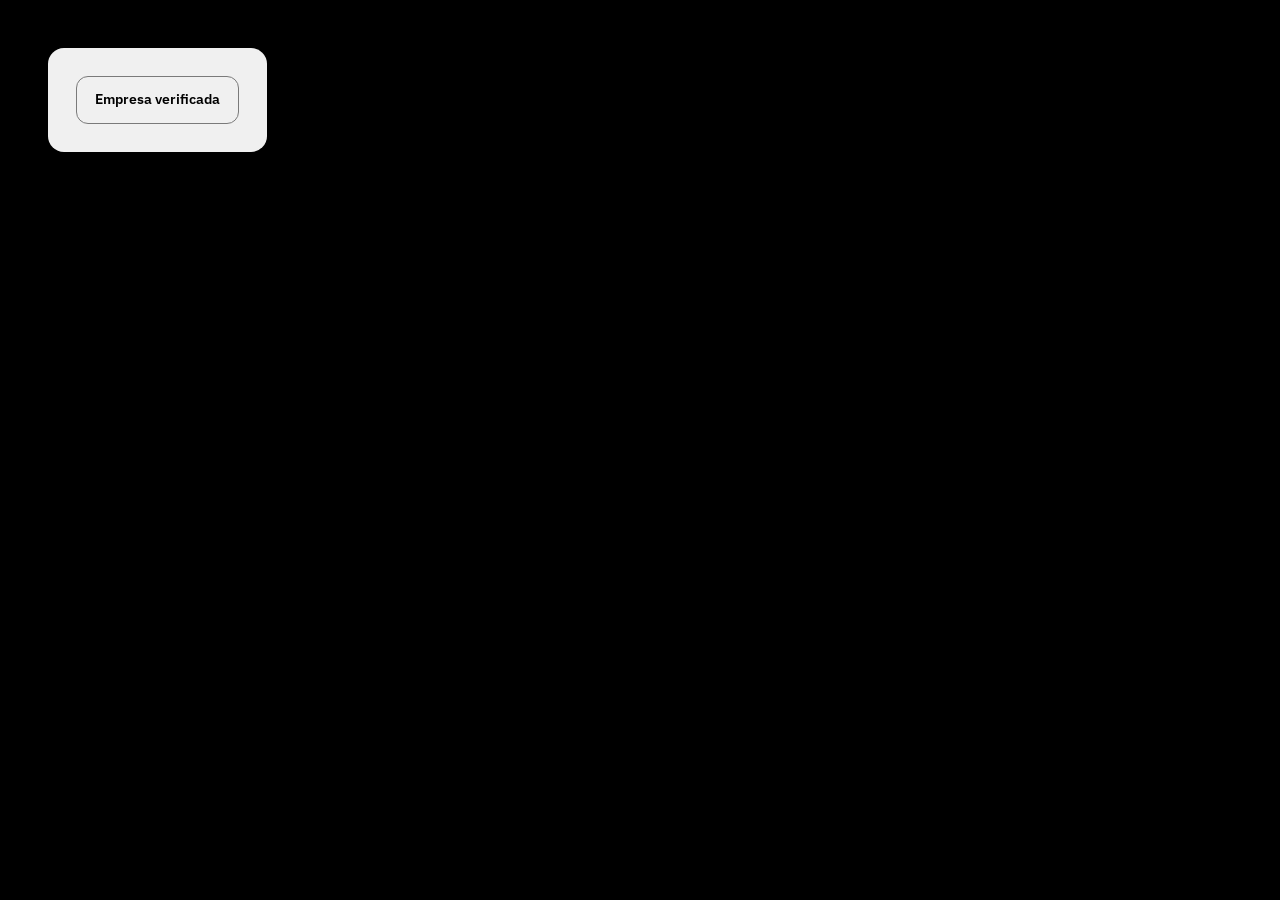
<file: components/badge/badge.html>
<!DOCTYPE html>
<html lang="pt-BR">
<head>
<meta charset="UTF-8">
<meta name="viewport" content="width=device-width,initial-scale=1">
<title>Berry · badge</title>
<link rel="preconnect" href="https://fonts.googleapis.com">
<link rel="preconnect" href="https://fonts.gstatic.com" crossorigin>
<link href="https://fonts.googleapis.com/css2?family=IBM+Plex+Sans:wght@400;500;600;700&family=IBM+Plex+Mono:wght@400;500&family=Inter:wght@400;500;600&display=swap" rel="stylesheet">
<link rel="stylesheet" href="../../tokens/tokens.css">
<link rel="stylesheet" href="../../styles/reset.css">
<link rel="stylesheet" href="../../styles/base.css">
<link rel="stylesheet" href="badge.css">
<style>body{padding:48px;min-height:100vh}.preview-light{display:inline-block;background:var(--cinza-claro);padding:28px;border-radius:16px}code{font-family:var(--font-mono);color:var(--accent-text)}</style>
</head>
<body>
<div class="preview-light"><span class="badge">Empresa verificada</span></div>
</body>
</html>
</file>
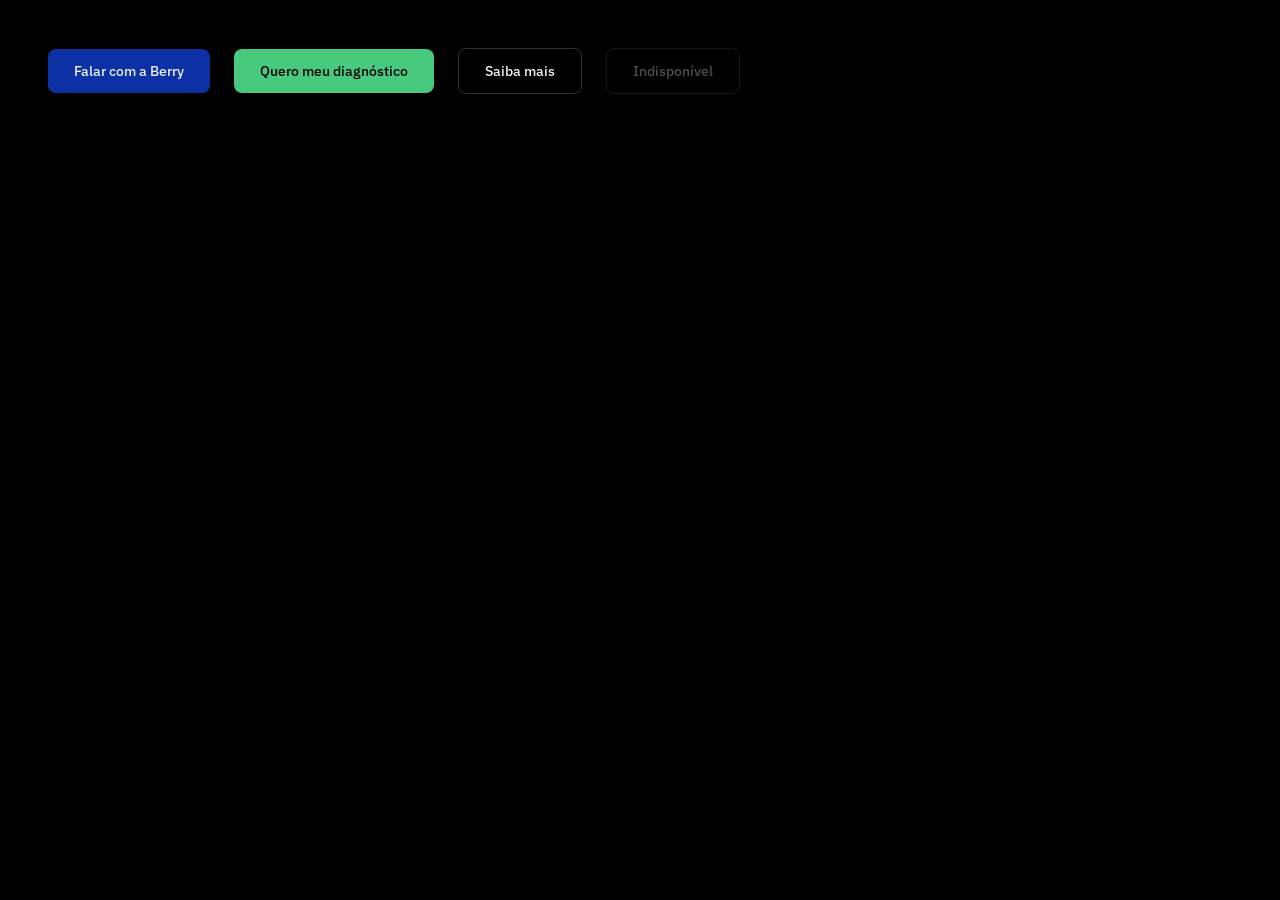
<file: components/button/button.html>
<!DOCTYPE html>
<html lang="pt-BR">
<head>
<meta charset="UTF-8">
<meta name="viewport" content="width=device-width,initial-scale=1">
<title>Berry · button</title>
<link rel="preconnect" href="https://fonts.googleapis.com">
<link rel="preconnect" href="https://fonts.gstatic.com" crossorigin>
<link href="https://fonts.googleapis.com/css2?family=IBM+Plex+Sans:wght@400;500;600;700&family=IBM+Plex+Mono:wght@400;500&family=Inter:wght@400;500;600&display=swap" rel="stylesheet">
<link rel="stylesheet" href="../../tokens/tokens.css">
<link rel="stylesheet" href="../../styles/reset.css">
<link rel="stylesheet" href="../../styles/base.css">
<link rel="stylesheet" href="button.css">
<style>body{padding:48px;min-height:100vh}.preview-light{display:inline-block;background:var(--cinza-claro);padding:28px;border-radius:16px}code{font-family:var(--font-mono);color:var(--accent-text)}</style>
</head>
<body>
<div style="display:flex;gap:24px;flex-wrap:wrap;align-items:center">
  <button class="btn btn-primary">Falar com a Berry</button>
  <button class="btn btn-green">Quero meu diagnóstico</button>
  <button class="btn btn-ghost">Saiba mais</button>
  <button class="btn btn-ghost" disabled>Indisponível</button>
</div>
</body>
</html>
</file>
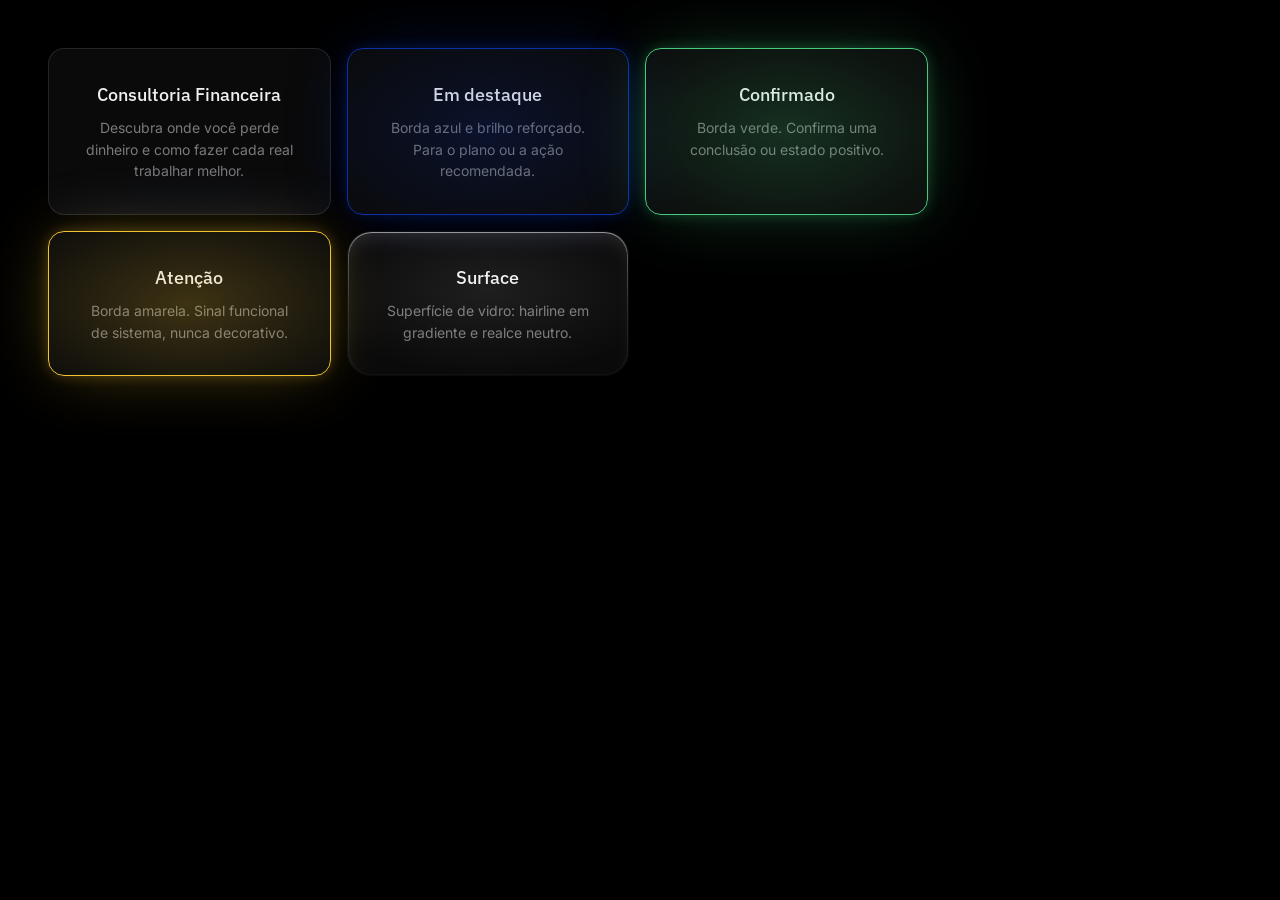
<file: components/card/card.html>
<!DOCTYPE html>
<html lang="pt-BR">
<head>
<meta charset="UTF-8">
<meta name="viewport" content="width=device-width,initial-scale=1">
<title>Berry · card</title>
<link rel="preconnect" href="https://fonts.googleapis.com">
<link rel="preconnect" href="https://fonts.gstatic.com" crossorigin>
<link href="https://fonts.googleapis.com/css2?family=IBM+Plex+Sans:wght@400;500;600;700&family=IBM+Plex+Mono:wght@400;500&family=Inter:wght@400;500;600&display=swap" rel="stylesheet">
<link rel="stylesheet" href="../../tokens/tokens.css">
<link rel="stylesheet" href="../../styles/reset.css">
<link rel="stylesheet" href="../../styles/base.css">
<link rel="stylesheet" href="card.css">
<style>body{padding:48px;min-height:100vh}.preview-light{display:inline-block;background:var(--cinza-claro);padding:28px;border-radius:16px}code{font-family:var(--font-mono);color:var(--accent-text)}</style>
</head>
<body>
<div class="cards-3" style="max-width:880px">
  <div class="bcard"><h4>Consultoria Financeira</h4><p>Descubra onde você perde dinheiro e como fazer cada real trabalhar melhor.</p></div>
  <div class="bcard featured"><h4>Em destaque</h4><p>Borda azul e brilho reforçado. Para o plano ou a ação recomendada.</p></div>
  <div class="bcard success"><h4>Confirmado</h4><p>Borda verde. Confirma uma conclusão ou estado positivo.</p></div>
</div>
<div class="cards-3" style="max-width:880px;margin-top:16px">
  <div class="bcard warning"><h4>Atenção</h4><p>Borda amarela. Sinal funcional de sistema, nunca decorativo.</p></div>
  <div class="bcard surf" style="background:var(--surface-2)"><h4>Surface</h4><p>Superfície de vidro: hairline em gradiente e realce neutro.</p></div>
</div>
</body>
</html>
</file>
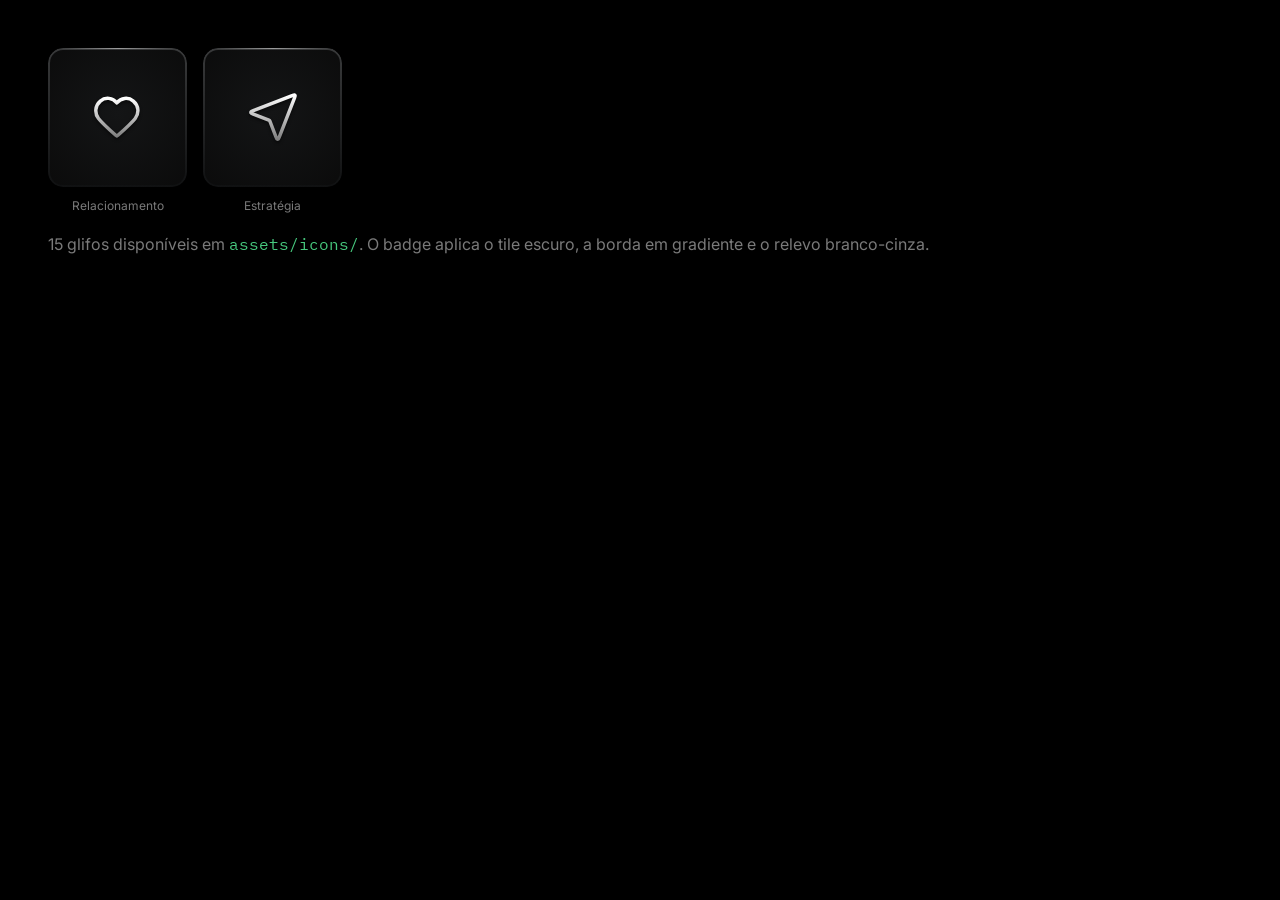
<file: components/icon-badge/icon-badge.html>
<!DOCTYPE html>
<html lang="pt-BR">
<head>
<meta charset="UTF-8">
<meta name="viewport" content="width=device-width,initial-scale=1">
<title>Berry · icon-badge</title>
<link rel="preconnect" href="https://fonts.googleapis.com">
<link rel="preconnect" href="https://fonts.gstatic.com" crossorigin>
<link href="https://fonts.googleapis.com/css2?family=IBM+Plex+Sans:wght@400;500;600;700&family=IBM+Plex+Mono:wght@400;500&family=Inter:wght@400;500;600&display=swap" rel="stylesheet">
<link rel="stylesheet" href="../../tokens/tokens.css">
<link rel="stylesheet" href="../../styles/reset.css">
<link rel="stylesheet" href="../../styles/base.css">
<link rel="stylesheet" href="icon-badge.css">
<style>body{padding:48px;min-height:100vh}.preview-light{display:inline-block;background:var(--cinza-claro);padding:28px;border-radius:16px}code{font-family:var(--font-mono);color:var(--accent-text)}</style>
</head>
<body>
<svg width="0" height="0" style="position:absolute" aria-hidden="true"><defs><linearGradient id="ico-grad" x1="0" y1="0" x2="0" y2="1"><stop offset="0" stop-color="#fff"/><stop offset="1" stop-color="#808080"/></linearGradient></defs></svg>
<div class="icon-grid" style="display:grid;grid-template-columns:repeat(5,1fr);gap:16px;max-width:760px">
  <div class="icon-cell"><span class="ico-badge"><svg viewBox="0 0 150 150"><path d="M74.4814 50.0971C67.1656 41.5334 54.9662 39.2298 45.8001 47.0715C36.634 54.9133 35.3436 68.0244 42.5418 77.2989C48.5266 85.01 66.6386 101.273 72.5748 106.537C73.2389 107.126 73.571 107.421 73.9583 107.536C74.2964 107.637 74.6663 107.637 75.0044 107.536C75.3917 107.421 75.7238 107.126 76.3879 106.537C82.3241 101.273 100.436 85.01 106.421 77.2989C113.619 68.0244 112.486 54.8308 103.163 47.0715C93.8389 39.3122 81.7971 41.5334 74.4814 50.0971Z"/></svg></span><span>Relacionamento</span></div>
  <div class="icon-cell"><span class="ico-badge"><svg viewBox="0 0 150 150"><path d="M40.4712 69.7406C38.0898 68.8145 36.8991 68.3515 36.5515 67.6843C36.2501 67.1059 36.2497 66.4169 36.5504 65.8381C36.8972 65.1705 38.0874 64.706 40.4677 63.7772L108.019 37.4158C110.167 36.5773 111.242 36.158 111.928 36.3873C112.524 36.5865 112.992 37.0544 113.192 37.6506C113.421 38.3371 113.002 39.4115 112.163 41.5602L85.8017 109.111C84.8728 111.491 84.4084 112.682 83.7407 113.028C83.162 113.329 82.473 113.329 81.8946 113.027C81.2274 112.68 80.7643 111.489 79.8382 109.108L69.3258 82.0756C69.1378 81.5923 69.0438 81.3506 68.8986 81.147C68.77 80.9666 68.6122 80.8089 68.4318 80.6802C68.2283 80.535 67.9866 80.441 67.5032 80.2531L40.4712 69.7406Z"/></svg></span><span>Estratégia</span></div>
</div>
<p style="color:var(--txt-2);margin-top:16px">15 glifos disponíveis em <code>assets/icons/</code>. O badge aplica o tile escuro, a borda em gradiente e o relevo branco-cinza.</p>
</body>
</html>
</file>
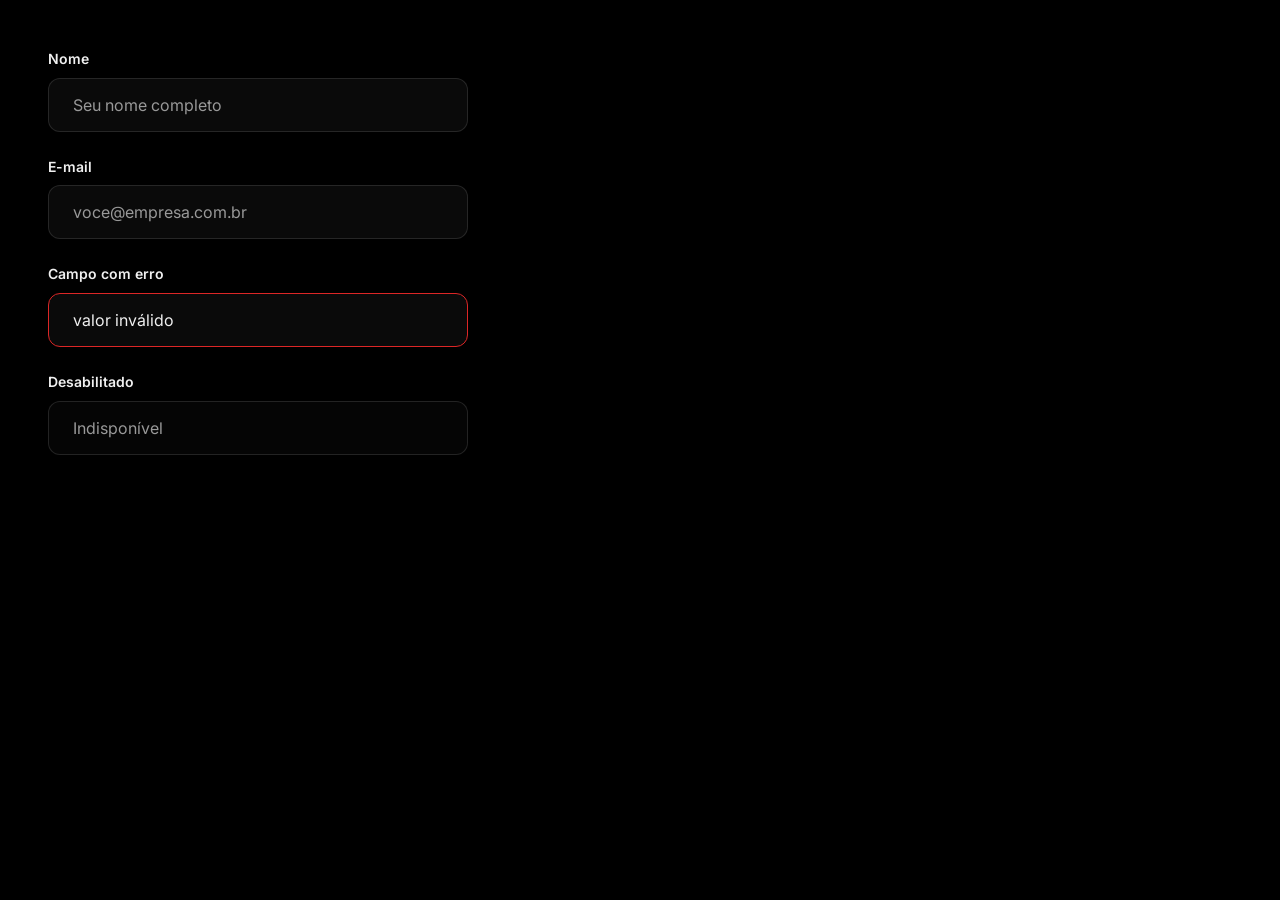
<file: components/input/input.html>
<!DOCTYPE html>
<html lang="pt-BR">
<head>
<meta charset="UTF-8">
<meta name="viewport" content="width=device-width,initial-scale=1">
<title>Berry · input</title>
<link rel="preconnect" href="https://fonts.googleapis.com">
<link rel="preconnect" href="https://fonts.gstatic.com" crossorigin>
<link href="https://fonts.googleapis.com/css2?family=IBM+Plex+Sans:wght@400;500;600;700&family=IBM+Plex+Mono:wght@400;500&family=Inter:wght@400;500;600&display=swap" rel="stylesheet">
<link rel="stylesheet" href="../../tokens/tokens.css">
<link rel="stylesheet" href="../../styles/reset.css">
<link rel="stylesheet" href="../../styles/base.css">
<link rel="stylesheet" href="input.css">
<style>body{padding:48px;min-height:100vh}.preview-light{display:inline-block;background:var(--cinza-claro);padding:28px;border-radius:16px}code{font-family:var(--font-mono);color:var(--accent-text)}</style>
</head>
<body>
<div style="display:flex;flex-direction:column;gap:24px;max-width:420px">
  <div><label for="nome">Nome</label><input id="nome" type="text" placeholder="Seu nome completo" style="width:100%"></div>
  <div><label for="email">E-mail</label><input id="email" type="email" placeholder="voce@empresa.com.br" style="width:100%"></div>
  <div><label for="erro">Campo com erro</label><input id="erro" class="error" type="text" value="valor inválido" style="width:100%"></div>
  <div><label for="off">Desabilitado</label><input id="off" type="text" placeholder="Indisponível" disabled style="width:100%"></div>
</div>
</body>
</html>
</file>
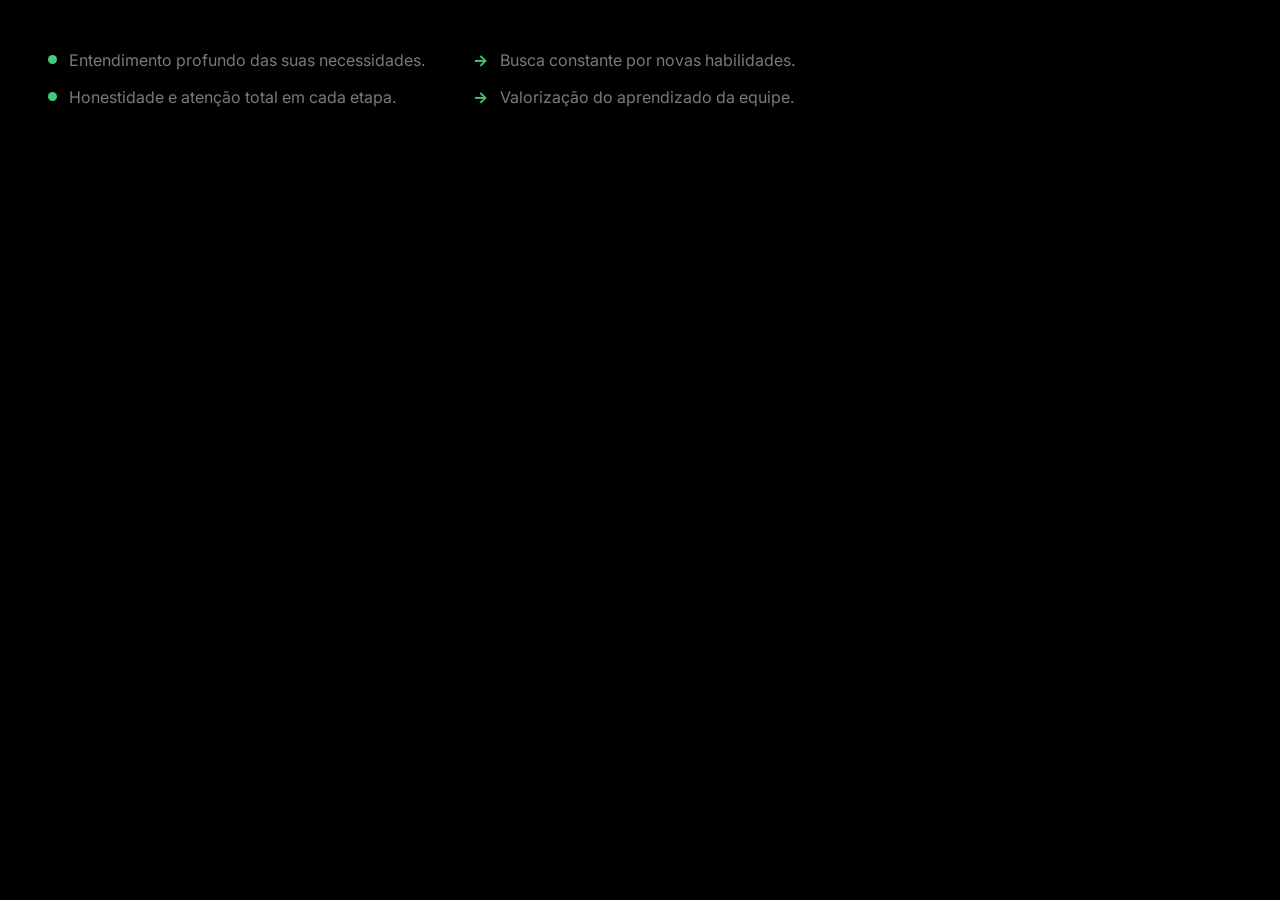
<file: components/list/list.html>
<!DOCTYPE html>
<html lang="pt-BR">
<head>
<meta charset="UTF-8">
<meta name="viewport" content="width=device-width,initial-scale=1">
<title>Berry · list</title>
<link rel="preconnect" href="https://fonts.googleapis.com">
<link rel="preconnect" href="https://fonts.gstatic.com" crossorigin>
<link href="https://fonts.googleapis.com/css2?family=IBM+Plex+Sans:wght@400;500;600;700&family=IBM+Plex+Mono:wght@400;500&family=Inter:wght@400;500;600&display=swap" rel="stylesheet">
<link rel="stylesheet" href="../../tokens/tokens.css">
<link rel="stylesheet" href="../../styles/reset.css">
<link rel="stylesheet" href="../../styles/base.css">
<link rel="stylesheet" href="list.css">
<style>body{padding:48px;min-height:100vh}.preview-light{display:inline-block;background:var(--cinza-claro);padding:28px;border-radius:16px}code{font-family:var(--font-mono);color:var(--accent-text)}</style>
</head>
<body>
<div style="display:flex;gap:48px;flex-wrap:wrap">
  <ul class="blist"><li><span class="dot"></span>Entendimento profundo das suas necessidades.</li><li><span class="dot"></span>Honestidade e atenção total em cada etapa.</li></ul>
  <ul class="arrlist"><li><span class="arr">→</span>Busca constante por novas habilidades.</li><li><span class="arr">→</span>Valorização do aprendizado da equipe.</li></ul>
</div>
</body>
</html>
</file>
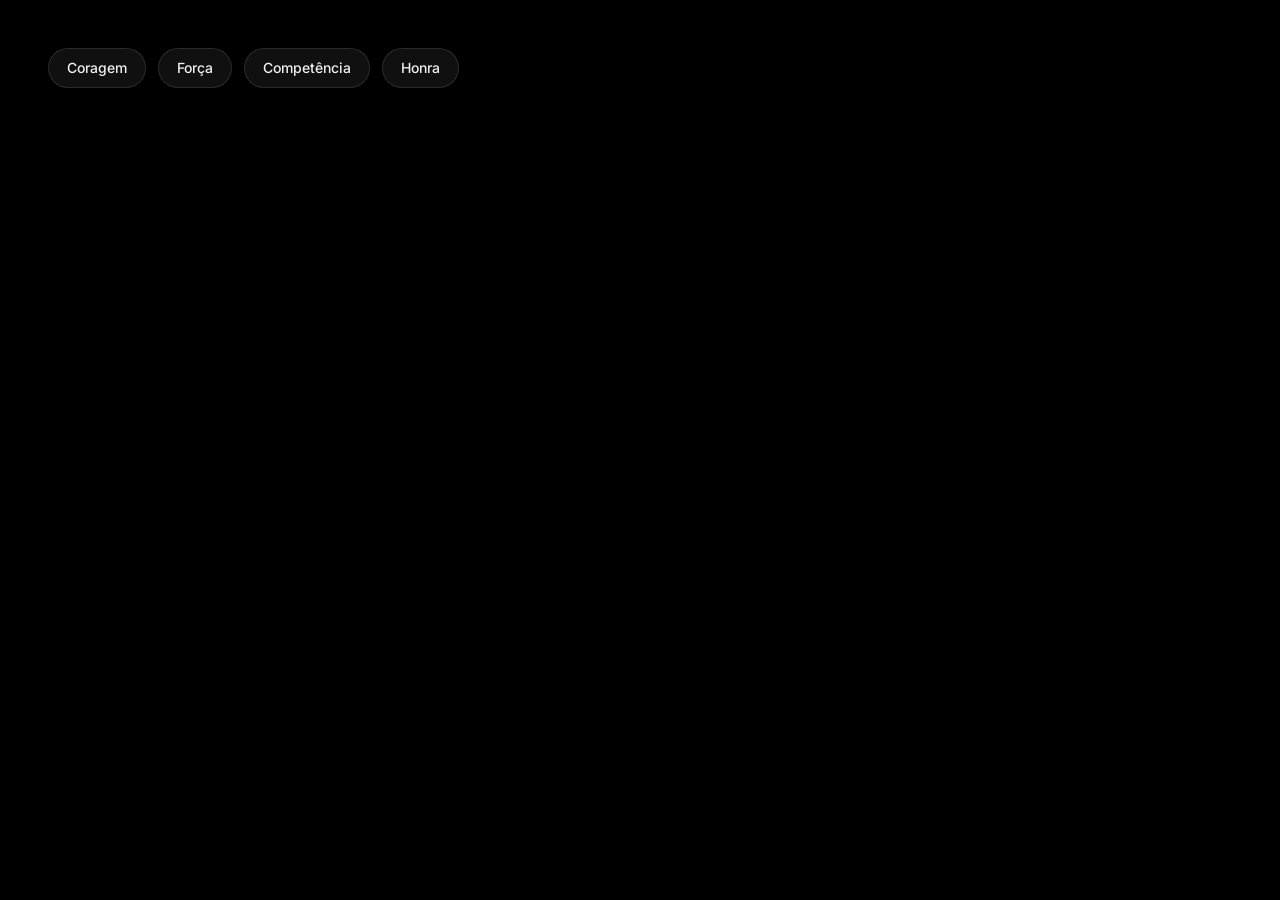
<file: components/pill/pill.html>
<!DOCTYPE html>
<html lang="pt-BR">
<head>
<meta charset="UTF-8">
<meta name="viewport" content="width=device-width,initial-scale=1">
<title>Berry · pill</title>
<link rel="preconnect" href="https://fonts.googleapis.com">
<link rel="preconnect" href="https://fonts.gstatic.com" crossorigin>
<link href="https://fonts.googleapis.com/css2?family=IBM+Plex+Sans:wght@400;500;600;700&family=IBM+Plex+Mono:wght@400;500&family=Inter:wght@400;500;600&display=swap" rel="stylesheet">
<link rel="stylesheet" href="../../tokens/tokens.css">
<link rel="stylesheet" href="../../styles/reset.css">
<link rel="stylesheet" href="../../styles/base.css">
<link rel="stylesheet" href="pill.css">
<style>body{padding:48px;min-height:100vh}.preview-light{display:inline-block;background:var(--cinza-claro);padding:28px;border-radius:16px}code{font-family:var(--font-mono);color:var(--accent-text)}</style>
</head>
<body>
<div class="pillrow" style="display:flex;flex-wrap:wrap;gap:12px">
  <span class="pill">Coragem</span><span class="pill">Força</span><span class="pill">Competência</span><span class="pill">Honra</span>
</div>
</body>
</html>
</file>
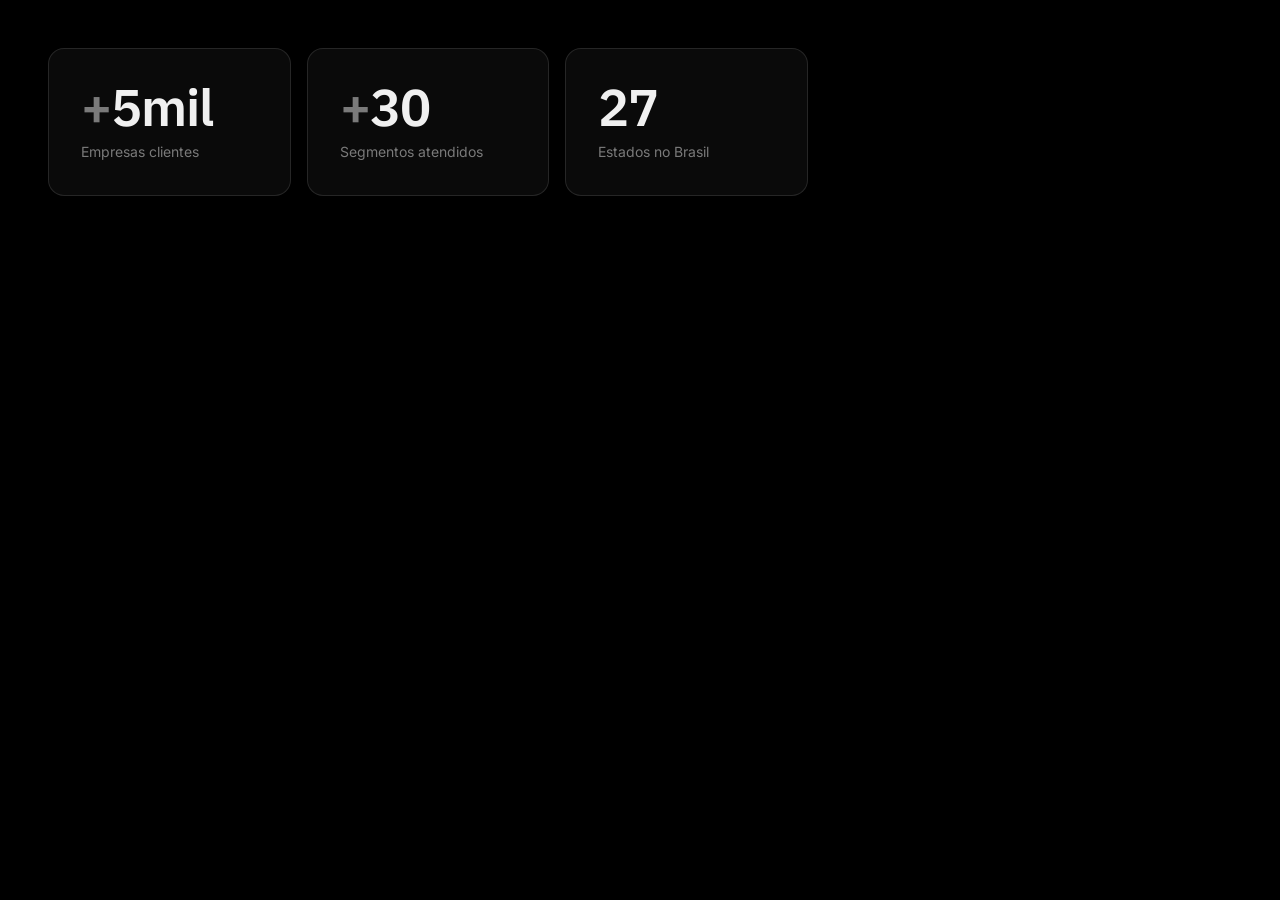
<file: components/stat/stat.html>
<!DOCTYPE html>
<html lang="pt-BR">
<head>
<meta charset="UTF-8">
<meta name="viewport" content="width=device-width,initial-scale=1">
<title>Berry · stat</title>
<link rel="preconnect" href="https://fonts.googleapis.com">
<link rel="preconnect" href="https://fonts.gstatic.com" crossorigin>
<link href="https://fonts.googleapis.com/css2?family=IBM+Plex+Sans:wght@400;500;600;700&family=IBM+Plex+Mono:wght@400;500&family=Inter:wght@400;500;600&display=swap" rel="stylesheet">
<link rel="stylesheet" href="../../tokens/tokens.css">
<link rel="stylesheet" href="../../styles/reset.css">
<link rel="stylesheet" href="../../styles/base.css">
<link rel="stylesheet" href="stat.css">
<style>body{padding:48px;min-height:100vh}.preview-light{display:inline-block;background:var(--cinza-claro);padding:28px;border-radius:16px}code{font-family:var(--font-mono);color:var(--accent-text)}</style>
</head>
<body>
<div class="stats-grid" style="display:grid;grid-template-columns:repeat(3,1fr);gap:16px;max-width:760px">
  <div class="stat"><div class="n"><span class="ghost">+</span>5mil</div><div class="l">Empresas clientes</div></div>
  <div class="stat"><div class="n"><span class="ghost">+</span>30</div><div class="l">Segmentos atendidos</div></div>
  <div class="stat"><div class="n">27</div><div class="l">Estados no Brasil</div></div>
</div>
</body>
</html>
</file>
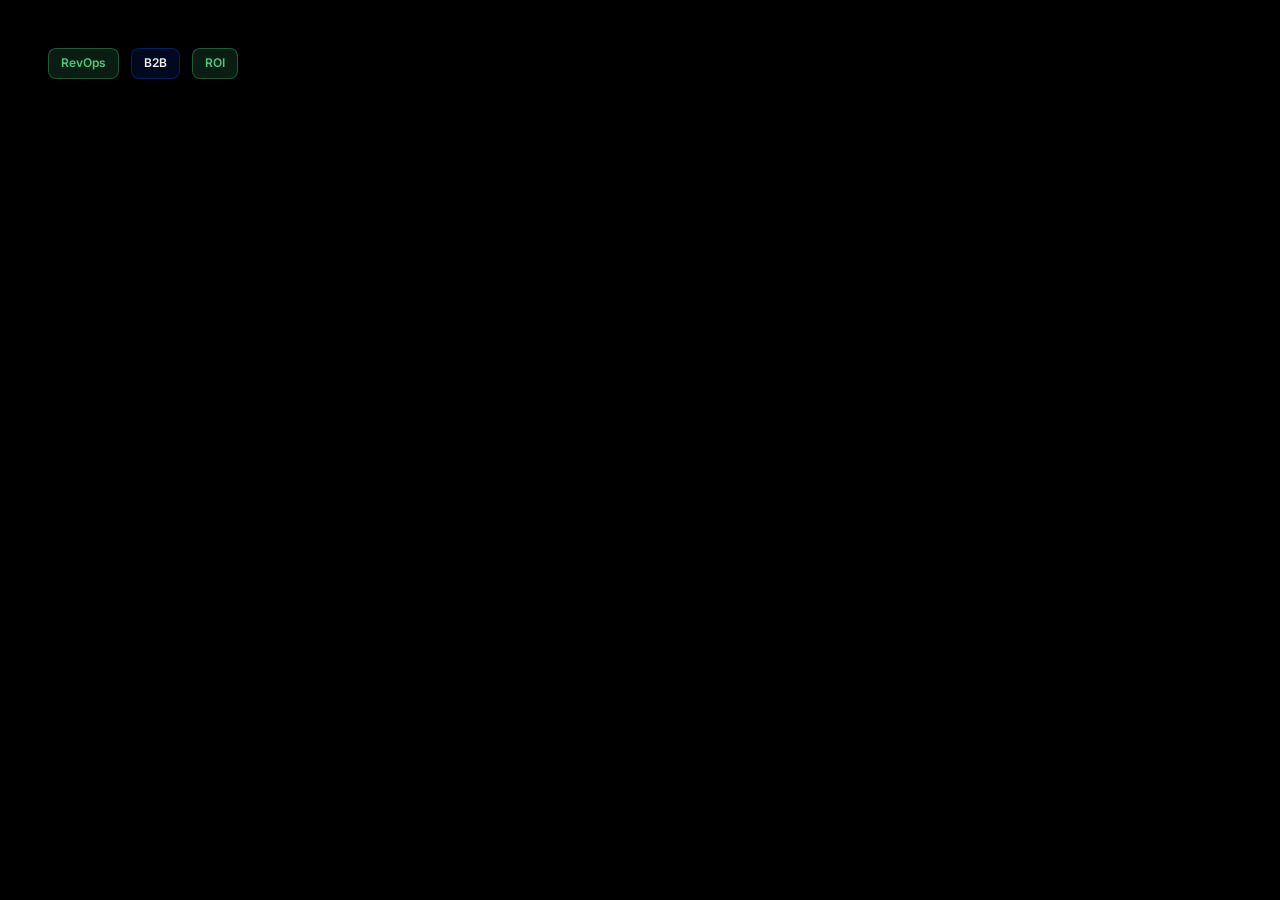
<file: components/tag/tag.html>
<!DOCTYPE html>
<html lang="pt-BR">
<head>
<meta charset="UTF-8">
<meta name="viewport" content="width=device-width,initial-scale=1">
<title>Berry · tag</title>
<link rel="preconnect" href="https://fonts.googleapis.com">
<link rel="preconnect" href="https://fonts.gstatic.com" crossorigin>
<link href="https://fonts.googleapis.com/css2?family=IBM+Plex+Sans:wght@400;500;600;700&family=IBM+Plex+Mono:wght@400;500&family=Inter:wght@400;500;600&display=swap" rel="stylesheet">
<link rel="stylesheet" href="../../tokens/tokens.css">
<link rel="stylesheet" href="../../styles/reset.css">
<link rel="stylesheet" href="../../styles/base.css">
<link rel="stylesheet" href="tag.css">
<style>body{padding:48px;min-height:100vh}.preview-light{display:inline-block;background:var(--cinza-claro);padding:28px;border-radius:16px}code{font-family:var(--font-mono);color:var(--accent-text)}</style>
</head>
<body>
<div style="display:flex;gap:12px;flex-wrap:wrap;align-items:center">
  <span class="tag">RevOps</span><span class="tag b">B2B</span><span class="tag">ROI</span>
</div>
</body>
</html>
</file>
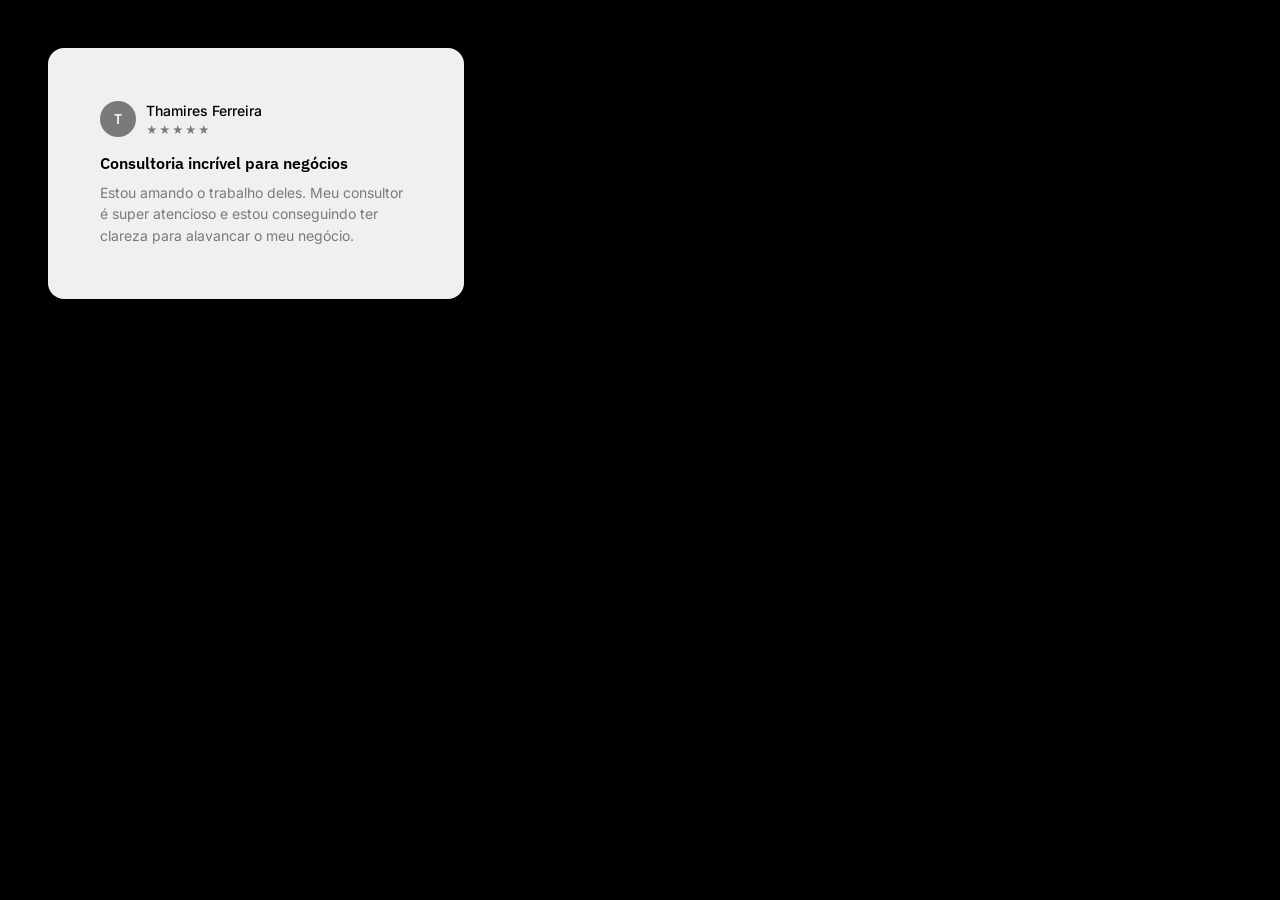
<file: components/testimonial/testimonial.html>
<!DOCTYPE html>
<html lang="pt-BR">
<head>
<meta charset="UTF-8">
<meta name="viewport" content="width=device-width,initial-scale=1">
<title>Berry · testimonial</title>
<link rel="preconnect" href="https://fonts.googleapis.com">
<link rel="preconnect" href="https://fonts.gstatic.com" crossorigin>
<link href="https://fonts.googleapis.com/css2?family=IBM+Plex+Sans:wght@400;500;600;700&family=IBM+Plex+Mono:wght@400;500&family=Inter:wght@400;500;600&display=swap" rel="stylesheet">
<link rel="stylesheet" href="../../tokens/tokens.css">
<link rel="stylesheet" href="../../styles/reset.css">
<link rel="stylesheet" href="../../styles/base.css">
<link rel="stylesheet" href="testimonial.css">
<style>body{padding:48px;min-height:100vh}.preview-light{display:inline-block;background:var(--cinza-claro);padding:28px;border-radius:16px}code{font-family:var(--font-mono);color:var(--accent-text)}</style>
</head>
<body>
<div class="preview-light"><div class="testi">
  <div class="top"><div class="av">T</div><div class="who"><div class="nm">Thamires Ferreira</div><div class="st">★★★★★</div></div></div>
  <h5>Consultoria incrível para negócios</h5>
  <p>Estou amando o trabalho deles. Meu consultor é super atencioso e estou conseguindo ter clareza para alavancar o meu negócio.</p>
</div></div>
</body>
</html>
</file>
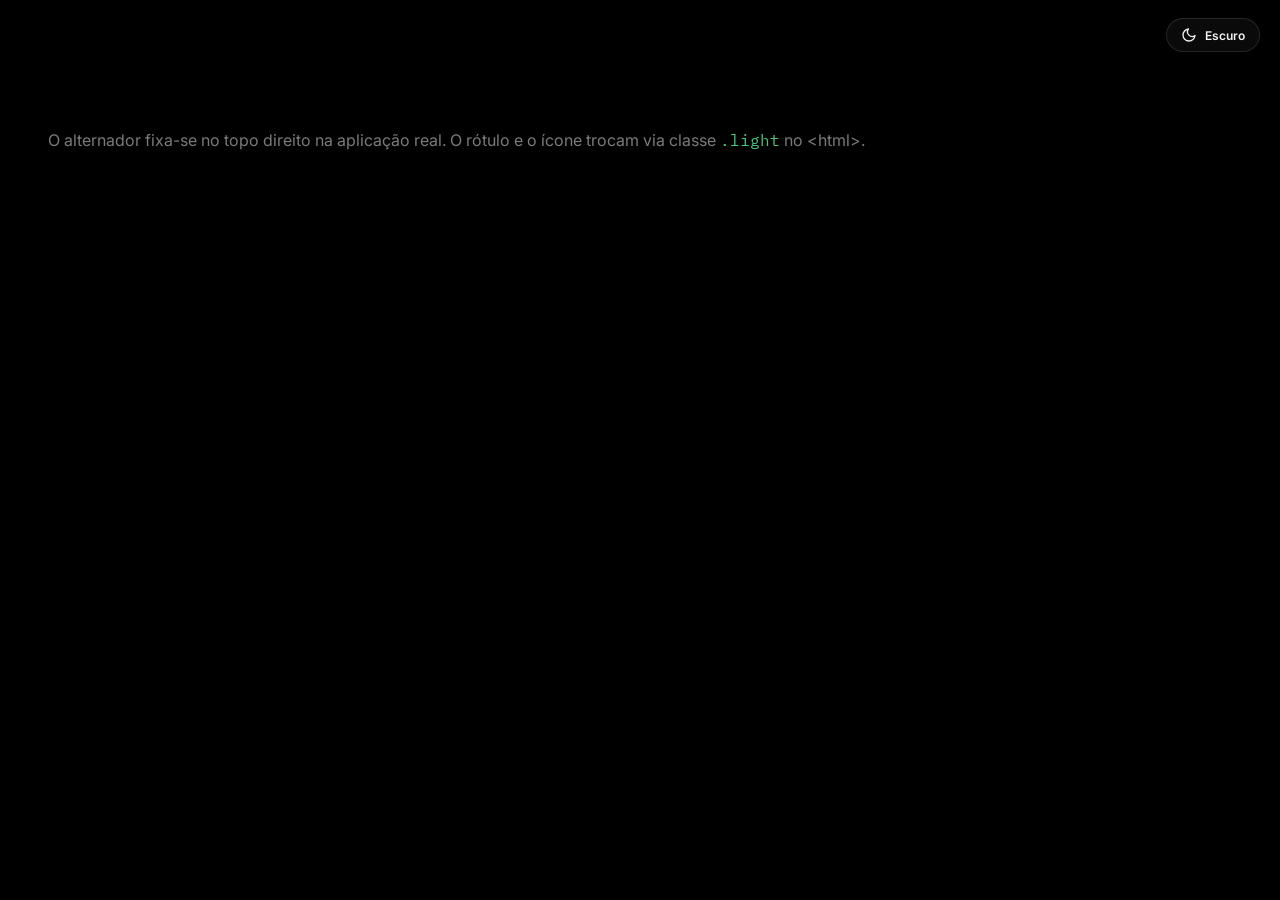
<file: components/theme-toggle/theme-toggle.html>
<!DOCTYPE html>
<html lang="pt-BR">
<head>
<meta charset="UTF-8">
<meta name="viewport" content="width=device-width,initial-scale=1">
<title>Berry · theme-toggle</title>
<link rel="preconnect" href="https://fonts.googleapis.com">
<link rel="preconnect" href="https://fonts.gstatic.com" crossorigin>
<link href="https://fonts.googleapis.com/css2?family=IBM+Plex+Sans:wght@400;500;600;700&family=IBM+Plex+Mono:wght@400;500&family=Inter:wght@400;500;600&display=swap" rel="stylesheet">
<link rel="stylesheet" href="../../tokens/tokens.css">
<link rel="stylesheet" href="../../styles/reset.css">
<link rel="stylesheet" href="../../styles/base.css">
<link rel="stylesheet" href="theme-toggle.css">
<style>body{padding:48px;min-height:100vh}.preview-light{display:inline-block;background:var(--cinza-claro);padding:28px;border-radius:16px}code{font-family:var(--font-mono);color:var(--accent-text)}</style>
</head>
<body>
<button class="theme-toggle" type="button" aria-label="Alternar tema" aria-pressed="false">
  <svg class="ic-moon" viewBox="0 0 24 24" fill="none" stroke="currentColor"><path d="M21 12.8A9 9 0 1 1 11.2 3a7 7 0 0 0 9.8 9.8z"/></svg>
  <span class="lbl"></span>
</button>
<p style="color:var(--txt-2);margin-top:80px">O alternador fixa-se no topo direito na aplicação real. O rótulo e o ícone trocam via classe <code>.light</code> no &lt;html&gt;.</p>
</body>
</html>
</file>
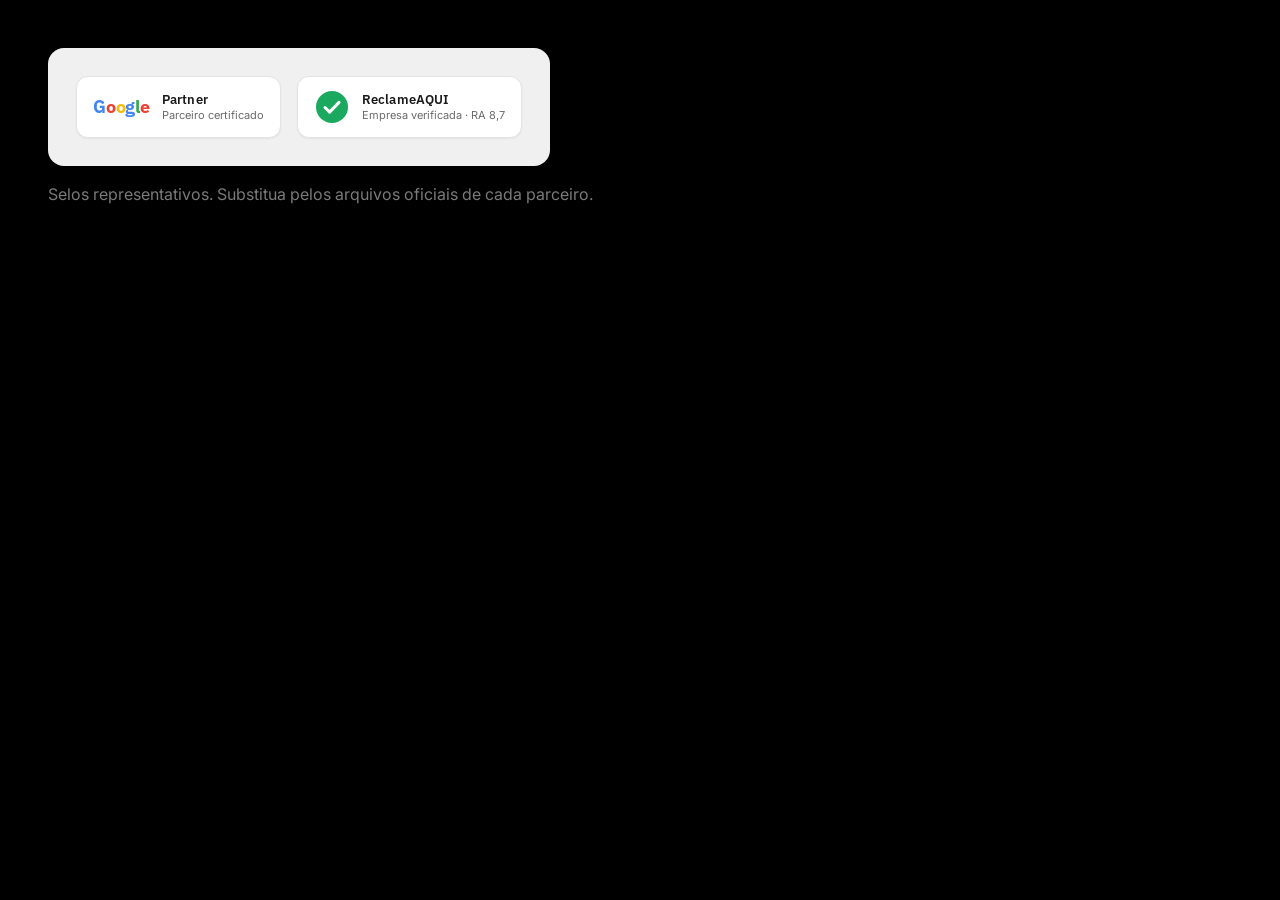
<file: components/trust-seal/trust-seal.html>
<!DOCTYPE html>
<html lang="pt-BR">
<head>
<meta charset="UTF-8">
<meta name="viewport" content="width=device-width,initial-scale=1">
<title>Berry · trust-seal</title>
<link rel="preconnect" href="https://fonts.googleapis.com">
<link rel="preconnect" href="https://fonts.gstatic.com" crossorigin>
<link href="https://fonts.googleapis.com/css2?family=IBM+Plex+Sans:wght@400;500;600;700&family=IBM+Plex+Mono:wght@400;500&family=Inter:wght@400;500;600&display=swap" rel="stylesheet">
<link rel="stylesheet" href="../../tokens/tokens.css">
<link rel="stylesheet" href="../../styles/reset.css">
<link rel="stylesheet" href="../../styles/base.css">
<link rel="stylesheet" href="trust-seal.css">
<style>body{padding:48px;min-height:100vh}.preview-light{display:inline-block;background:var(--cinza-claro);padding:28px;border-radius:16px}code{font-family:var(--font-mono);color:var(--accent-text)}</style>
</head>
<body>
<div class="preview-light"><div class="trust-row">
  <div class="seal"><span class="gword"><span style="color:#4285F4">G</span><span style="color:#EA4335">o</span><span style="color:#FBBC05">o</span><span style="color:#4285F4">g</span><span style="color:#34A853">l</span><span style="color:#EA4335">e</span></span><span class="txt"><span class="t1">Partner</span><span class="t2">Parceiro certificado</span></span></div>
  <div class="seal"><span class="mark"><svg width="36" height="36" viewBox="0 0 36 36"><circle cx="18" cy="18" r="16" fill="#1BA85F"/><path d="M11 18.5l4.6 4.6L25 13.4" fill="none" stroke="#fff" stroke-width="3" stroke-linecap="round" stroke-linejoin="round"/></svg></span><span class="txt"><span class="t1">ReclameAQUI</span><span class="t2">Empresa verificada · RA 8,7</span></span></div>
</div></div>
<p style="color:var(--txt-2);margin-top:16px">Selos representativos. Substitua pelos arquivos oficiais de cada parceiro.</p>
</body>
</html>
</file>
<file: tokens/tokens.css>
/* Berry Design System · Tokens (variáveis CSS) + tema
   Gerado a partir de berry-design-system.html. Não editar à mão; alterar o token/fonte. */

/* =========================================================
   BERRY DESIGN SYSTEM
   ========================================================= */
:root{
  /* ---------- AS 5 CORES OFICIAIS ---------- */
  --preto:#000000;        /* cor principal */
  --cinza:#7A7A7A;        /* cor de apoio */
  --cinza-claro:#F0F0F0;  /* cor secundária */
  --azul:#0D30A4;         /* destaque */
  --verde:#47C97E;        /* destaque */

  /* ---------- SUPERFÍCIES = Cinza com opacidade sobre Preto ---------- */
  --surface-1:rgba(122,122,122,.045);
  --surface-2:rgba(122,122,122,.08);
  --surface-3:rgba(122,122,122,.13);
  --border:rgba(122,122,122,.26);
  --border-strong:rgba(122,122,122,.40);

  /* ---------- TEXTO (Cinza Claro e Cinza) ---------- */
  --txt:var(--cinza-claro);   /* texto principal sobre escuro */
  --txt-2:var(--cinza);       /* texto secundário / muted */

  /* ---------- ACENTO LEGÍVEL SOBRE ESCURO ----------
     Em fundo preto o Azul tem baixo contraste em textos pequenos,
     então o Verde lidera os acentos pequenos (texto, ícones, marcadores).
     O Azul é reservado a preenchimentos sólidos (botões, barras).
     Ambos são a mesma cor de destaque, sem nova cor. */
  --accent-text:var(--verde);

  /* ---------- BRILHO (Azul com opacidade) ---------- */
  --glow:radial-gradient(120% 90% at 50% 130%, rgba(13,48,164,.16), transparent 70%);

  /* ---------- TEMA (canvas alternável) ---------- */
  --bg:var(--preto);   /* fundo da página; invertido no tema claro */

  /* ---------- AZUL LEGÍVEL EM TEXTO SOBRE ESCURO ----------
     O Azul #0D30A4 perde contraste em texto pequeno sobre o preto.
     Para ESCRITA em azul no escuro, use o azul-texto mais claro. */
  --azul-text:#3373F5;

  /* ---------- SINAIS FUNCIONAIS DE SISTEMA (fora da paleta) ---------- */
  --warning:#F1C232;   /* atenção (amarelo) */
  --error:#DC2626;     /* erro */

  /* ---------- TIPOGRAFIA ---------- */
  --font-display:"IBM Plex Sans",-apple-system,BlinkMacSystemFont,sans-serif;
  --font-body:"Inter",-apple-system,BlinkMacSystemFont,sans-serif;
  --font-mono:"IBM Plex Mono",ui-monospace,Menlo,monospace;
  --fs-display-xl:clamp(48px,7vw,72px);
  --fs-display-lg:clamp(36px,5vw,52px);
  --fs-h1:clamp(30px,4vw,40px);
  --fs-h2:28px; --fs-h3:22px; --fs-lg:18px; --fs-base:16px; --fs-sm:14px; --fs-xs:12px;

  /* ---------- ESPAÇAMENTO (base 4) ---------- */
  --sp-1:4px; --sp-2:8px; --sp-3:12px; --sp-4:16px;
  --sp-6:24px; --sp-8:32px; --sp-12:48px; --sp-16:64px; --sp-24:96px;

  /* ---------- RAIO ---------- */
  --r-sm:8px; --r-md:12px; --r-lg:16px; --r-xl:24px; --r-pill:999px;
  --container:1160px;

  /* ---------- CINZAS INTERMEDIÁRIOS (novo) ---------- */
  --cinza-900:#1A1A1A;     /* Mínimo em fundo escuro */
  --cinza-800:#2A2A2A;     /* Hover em elementos */
  --cinza-700:#404040;     /* Bordas mais fortes */
  --cinza-600:#595959;     /* Texto secundário alternativo */
  --cinza-400:#999999;     /* Placeholder, disabled */
  --cinza-300:#B3B3B3;     /* Light border */
  --cinza-200:#CCCCCC;     /* Very light border */
  --cinza-100:#E8E8E8;     /* Surface ultra-sutil */
  --cinza-050:#F5F5F5;     /* Superfície clara */

  /* ---------- MOTION (novo) ---------- */
  --duration-fast:100ms;
  --duration-normal:200ms;
  --duration-slow:300ms;
  --easing-smooth:cubic-bezier(0.4,0,0.2,1);
  --easing-bounce:cubic-bezier(0.34,1.56,0.64,1);
}
/* ===================== TEMA CLARO ===================== */
/* O tema claro inverte apenas o eixo neutro. A paleta de marca
   permanece fechada; o acento pequeno passa de Verde para Azul,
   que rende mais contraste sobre fundo claro. */
html.light{
  --bg:#FFFFFF;
  --txt:#0A0A0A;
  --txt-2:#595959;
  --surface-1:rgba(122,122,122,.05);
  --surface-2:rgba(122,122,122,.09);
  --surface-3:rgba(122,122,122,.15);
  --border:rgba(122,122,122,.28);
  --border-strong:rgba(122,122,122,.45);
  --accent-text:var(--azul);
  --azul-text:var(--azul);
  --glow:radial-gradient(120% 90% at 50% 130%, rgba(13,48,164,.10), transparent 70%);
}
</file>
<file: styles/base.css>
/* Berry Design System · Base: foco, animações, acessibilidade
   Gerado a partir de berry-design-system.html. Não editar à mão; alterar o token/fonte. */

/* ===================== ANIMATIONS (novo) ===================== */
@keyframes fadeInUp{from{opacity:0;transform:translateY(8px)}to{opacity:1;transform:translateY(0)}}
section{animation:fadeInUp var(--duration-normal) var(--easing-smooth) both}
section:nth-child(2){animation-delay:50ms}
section:nth-child(3){animation-delay:100ms}
section:nth-child(4){animation-delay:150ms}
section:nth-child(5){animation-delay:200ms}
/* ===================== ACESSIBILIDADE ===================== */
*:focus-visible{outline:2px solid var(--azul);outline-offset:2px}
@keyframes pulse{0%,100%{opacity:1}50%{opacity:.5}}
.loading{animation:pulse var(--duration-slow) ease-in-out infinite}
@media(prefers-reduced-motion:reduce){*{transition:none!important;animation:none!important;scroll-behavior:auto}}
</file>
<file: styles/layout.css>
/* Berry Design System · Layout e chrome da página de documentação
   Gerado a partir de berry-design-system.html. Não editar à mão; alterar o token/fonte. */

/* ===================== LAYOUT ===================== */
.shell{display:flex;min-height:100vh}
.sidenav{width:248px;flex-shrink:0;position:sticky;top:0;height:100vh;border-right:1px solid var(--border);padding:var(--sp-8) var(--sp-6);display:flex;flex-direction:column;gap:var(--sp-2);overflow-y:auto;background:var(--surface-1)}
.sidenav .brandrow{display:flex;align-items:center;gap:10px;margin-bottom:var(--sp-8)}
.sidenav .brandrow span{font-family:var(--font-display);font-weight:600;font-size:20px;letter-spacing:-.01em}
.sidenav a{font-size:var(--fs-sm);color:var(--txt-2);padding:8px 12px;border-radius:var(--r-sm);display:flex;gap:10px;align-items:center;transition:background .15s,color .15s}
.sidenav a:hover{background:var(--surface-2);color:var(--txt)}
.sidenav a .num{font-family:var(--font-mono);font-size:11px;color:var(--accent-text);width:20px}
.sidenav .navlabel{font-size:11px;letter-spacing:.12em;text-transform:uppercase;color:var(--txt-2);margin:var(--sp-6) 12px var(--sp-2)}
.main{flex:1;min-width:0}
.wrap{max-width:var(--container);margin:0 auto;padding:0 var(--sp-8)}
/* ===================== HERO ===================== */
.hero{padding:var(--sp-24) 0 var(--sp-16);border-bottom:1px solid var(--border)}
.hero-inner{position:relative}
.hero .eyebrow{color:var(--accent-text);text-transform:uppercase;letter-spacing:.14em;font-size:var(--fs-xs);font-weight:600;margin-bottom:var(--sp-6);font-family:var(--font-body)}
.hero h1{font-size:var(--fs-display-xl);font-weight:600;letter-spacing:-.02em;line-height:1.02}
.hero h1 .ghost{color:var(--txt-2);display:block}
.hero p{max-width:580px;color:var(--txt-2);font-size:var(--fs-lg);margin-top:var(--sp-6);position:relative}
.hero p::before{content:"";position:absolute;left:-28px;top:6px;width:4px;height:calc(100% - 12px);background:var(--azul);border-radius:var(--r-pill)}
.hero .meta{display:flex;gap:var(--sp-8);margin-top:var(--sp-12);flex-wrap:wrap}
.hero .meta div{font-size:var(--fs-sm);color:var(--txt-2)}
.hero .meta strong{display:block;color:var(--txt);font-size:var(--fs-base);font-weight:500;margin-bottom:2px;font-family:var(--font-display)}
/* ===================== SEÇÕES ===================== */
section{padding:var(--sp-16) 0;border-bottom:1px solid var(--border)}
.sec-head{margin-bottom:var(--sp-12)}
.sec-head .kicker{font-family:var(--font-mono);font-size:var(--fs-xs);color:var(--azul-text);letter-spacing:.1em;margin-bottom:var(--sp-3)}
.sec-head h2{font-size:var(--fs-h1);font-weight:600;letter-spacing:-.01em;color:var(--txt-2)}
.sec-head h2 .em{color:var(--txt)}
.sec-head p{color:var(--txt-2);max-width:660px;margin-top:var(--sp-3);font-size:var(--fs-base)}
.sub{font-size:var(--fs-xs);text-transform:uppercase;letter-spacing:.1em;color:var(--txt-2);font-weight:600;margin:var(--sp-8) 0 var(--sp-4);font-family:var(--font-body)}
.note{color:var(--txt-2);font-size:var(--fs-sm);margin-top:var(--sp-6)}
.note code{font-family:var(--font-mono);color:var(--accent-text)}
</file>
<file: styles/showcase.css>
/* Berry Design System · Estilos exclusivos da página de showcase (não-componentes)
   Gerado a partir de berry-design-system.html. Não editar à mão; alterar o token/fonte. */

/* Logotipos que herdam currentColor recebem tinta escura no tema claro */
html.light .variant,
html.light .minsizes .ms,
html.light .clearbox svg{color:#0A0A0A}
/* ===================== FUNDAMENTOS ===================== */
.foundation{display:grid;grid-template-columns:repeat(2,1fr);gap:var(--sp-4)}
.fcard{background:var(--surface-2);border:1px solid var(--border);border-radius:var(--r-lg);padding:var(--sp-8);position:relative;overflow:hidden}
.fcard::after{content:"";position:absolute;inset:0;background:var(--glow);pointer-events:none}
.fcard .lbl{color:var(--accent-text);font-size:var(--fs-xs);text-transform:uppercase;letter-spacing:.12em;font-weight:600;margin-bottom:var(--sp-3);position:relative}
.fcard p{color:var(--txt-2);position:relative}
.fcard .big{color:var(--txt);font-size:var(--fs-h3);font-weight:500;line-height:1.3;font-family:var(--font-display);position:relative}
/* ===================== LOGO ===================== */
.logo-grid{display:grid;grid-template-columns:1fr 1fr;gap:var(--sp-4)}
.logo-box{border:1px solid var(--border);border-radius:var(--r-lg);padding:var(--sp-12);display:flex;flex-direction:column;align-items:center;justify-content:center;gap:var(--sp-6);min-height:200px}
.logo-box.on-light{background:var(--cinza-claro);color:#090909}
.logo-box.on-dark{background:var(--preto);color:#fff}
.logo-box svg{width:auto;display:block}
.logo-box .cap{font-size:var(--fs-xs);letter-spacing:.04em;color:var(--txt-2)}
.logo-box.on-light .cap{color:var(--cinza)}
.variant-grid{display:grid;grid-template-columns:repeat(5,1fr);gap:var(--sp-3);margin-top:var(--sp-6)}
.variant{border:1px solid var(--border);border-radius:var(--r-md);padding:var(--sp-8) var(--sp-6) var(--sp-6);text-align:center;background:var(--surface-2);color:#fff;display:flex;flex-direction:column;align-items:center;justify-content:center;gap:var(--sp-6);min-height:170px}
.variant svg{width:auto;display:block}
.variant .vt{font-size:var(--fs-xs);color:var(--txt-2)}
.colorvar-grid{display:grid;grid-template-columns:repeat(3,1fr);gap:var(--sp-3);margin-top:var(--sp-6)}
.cvar{border:1px solid var(--border);border-radius:var(--r-md);min-height:150px;display:flex;flex-direction:column;align-items:center;justify-content:center;gap:var(--sp-4);padding:var(--sp-6)}
.cvar svg{height:52px;width:auto;display:block}
.cvar .vt{font-size:var(--fs-xs);color:var(--txt-2)}
.cvar.padrao{background:var(--surface-2);color:#fff}
.cvar.mono-w{background:var(--preto);color:#fff}
.cvar.mono-b{background:var(--cinza-claro);color:#090909}
.cvar.mono-b .vt{color:var(--cinza)}
.logo-specs{display:grid;grid-template-columns:1fr 1fr;gap:var(--sp-4);margin-top:var(--sp-8)}
.spec-box{border:1px solid var(--border);border-radius:var(--r-lg);background:var(--surface-2);padding:var(--sp-8);display:flex;flex-direction:column}
.spec-box h4{font-family:var(--font-body);font-size:var(--fs-xs);text-transform:uppercase;letter-spacing:.1em;color:var(--accent-text);margin-bottom:var(--sp-6)}
.spec-box p{font-size:var(--fs-sm);color:var(--txt-2);margin-top:var(--sp-6)}
.clearbox{display:inline-flex;align-self:flex-start;padding:34px;background:repeating-linear-gradient(45deg,var(--surface-3),var(--surface-3) 7px,transparent 7px,transparent 14px);border:1px dashed var(--border-strong);border-radius:var(--r-sm)}
.clearbox svg{height:42px;width:auto;color:#fff;display:block}
.minsizes{display:flex;align-items:flex-end;gap:var(--sp-8);flex-wrap:wrap}
.minsizes .ms{display:flex;flex-direction:column;align-items:center;gap:10px;color:#fff}
.minsizes .ms svg{width:auto;display:block}
.minsizes .ms span{font-family:var(--font-mono);font-size:11px;color:var(--txt-2)}
.logo-rules{display:grid;grid-template-columns:1fr 1fr;gap:var(--sp-4);margin-top:var(--sp-8)}
.rule{background:var(--surface-2);border:1px solid var(--border);border-radius:var(--r-md);padding:var(--sp-6)}
.rule h4{font-family:var(--font-body);font-size:var(--fs-sm);margin-bottom:var(--sp-2)}
.rule.ok h4{color:var(--verde)}
.rule.no h4{color:#DC2626}
.rule p{font-size:var(--fs-sm);color:var(--txt-2)}
/* ===================== CORES ===================== */
.swatch-row{display:grid;grid-template-columns:repeat(5,1fr);gap:var(--sp-3)}
.swatch{border:1px solid var(--border);border-radius:var(--r-md);overflow:hidden}
.swatch .chip{height:110px}
.swatch .info{padding:12px 14px;background:var(--surface-2)}
.swatch .info .name{font-size:var(--fs-base);font-weight:600;font-family:var(--font-display)}
.swatch .info .role{font-size:11px;text-transform:uppercase;letter-spacing:.06em;margin-top:3px;color:var(--txt-2)}
.swatch .info .role.acc{color:var(--accent-text)}
.swatch .info .hex{font-family:var(--font-mono);font-size:var(--fs-xs);color:var(--txt);text-transform:uppercase;margin-top:6px}
.proportion{display:flex;height:64px;border-radius:var(--r-md);overflow:hidden;border:1px solid var(--border)}
.proportion .neu{flex:92;background:repeating-linear-gradient(135deg,var(--surface-3),var(--surface-3) 14px,var(--surface-2) 14px,var(--surface-2) 28px);display:flex;align-items:center;justify-content:center;color:var(--txt-2);font-size:var(--fs-sm)}
.proportion .acc{flex:8;background:var(--azul);display:flex;align-items:center;justify-content:center;color:var(--cinza-claro);font-size:var(--fs-xs);text-align:center}
.proportion .acc.g{background:var(--verde);color:var(--preto)}
.neutral-scale{display:grid;grid-template-columns:repeat(auto-fit,minmax(92px,1fr));gap:var(--sp-3)}
.nswatch{border:1px solid var(--border);border-radius:var(--r-sm);overflow:hidden}
.nswatch .nchip{height:60px}
.nswatch .nmeta{padding:7px 8px;background:var(--surface-2);text-align:center}
.nswatch .nname{font-family:var(--font-mono);font-size:11px;color:var(--txt)}
.nswatch .nhex{font-family:var(--font-mono);font-size:9px;color:var(--txt-2);text-transform:uppercase;margin-top:2px}
/* ===================== TIPOGRAFIA ===================== */
.type-row{padding:var(--sp-6) 0;border-bottom:1px solid var(--border);display:flex;align-items:baseline;gap:var(--sp-8);flex-wrap:wrap}
.type-row:last-child{border-bottom:none}
.type-row .spec{font-family:var(--font-mono);font-size:var(--fs-xs);color:var(--txt-2);width:220px;flex-shrink:0;line-height:1.7}
.type-row .spec b{color:var(--accent-text);display:block;font-family:var(--font-mono)}
.t-dxl{font-family:var(--font-display);font-size:var(--fs-display-xl);font-weight:600;letter-spacing:-.02em;line-height:1}
.t-dlg{font-family:var(--font-display);font-size:var(--fs-display-lg);font-weight:500;letter-spacing:-.015em}
.t-h1{font-family:var(--font-display);font-size:var(--fs-h1);font-weight:500}
.t-h2{font-family:var(--font-display);font-size:var(--fs-h2);font-weight:500}
.t-h3{font-family:var(--font-display);font-size:var(--fs-h3);font-weight:500}
.t-lg{font-family:var(--font-body);font-size:var(--fs-lg);font-weight:400;color:var(--txt-2)}
.t-base{font-family:var(--font-body);font-size:var(--fs-base);font-weight:400;color:var(--txt-2)}
.t-eye{font-family:var(--font-body);font-size:var(--fs-xs);font-weight:600;text-transform:uppercase;letter-spacing:.14em;color:var(--accent-text)}
.fontpair{display:grid;grid-template-columns:1fr 1fr;gap:var(--sp-4);margin-top:var(--sp-6)}
.fontcard{background:var(--surface-2);border:1px solid var(--border);border-radius:var(--r-lg);padding:var(--sp-8)}
.fontcard .glyph{font-size:64px;line-height:1;margin-bottom:var(--sp-4)}
.fontcard .nm{font-size:var(--fs-lg);font-weight:600;font-family:var(--font-display)}
.fontcard .ro{color:var(--txt-2);font-size:var(--fs-sm);margin-top:4px}
.fontcard .we{color:var(--txt-2);font-size:var(--fs-xs);font-family:var(--font-mono);margin-top:10px}
/* ===================== ESCALAS ===================== */
.scale-row{display:flex;align-items:center;gap:var(--sp-6);padding:10px 0}
.scale-row .bar{background:var(--azul);height:16px;border-radius:3px}
.scale-row code{font-family:var(--font-mono);font-size:var(--fs-sm);color:var(--txt-2);width:140px}
.radius-grid{display:grid;grid-template-columns:repeat(5,1fr);gap:var(--sp-4)}
.radius-grid div{background:var(--surface-3);border:1px solid var(--border);height:90px;display:flex;align-items:flex-end;justify-content:center;padding:10px;font-family:var(--font-mono);font-size:var(--fs-xs);color:var(--txt-2)}
.motion-grid{display:grid;grid-template-columns:repeat(2,1fr);gap:var(--sp-3)}
.mtoken{background:var(--surface-2);border:1px solid var(--border);border-radius:var(--r-md);padding:var(--sp-4) var(--sp-6);display:flex;flex-direction:column;gap:4px}
.mtoken code{font-family:var(--font-mono);font-size:var(--fs-sm);color:var(--accent-text)}
.mtoken span{font-size:var(--fs-xs);color:var(--txt-2)}
/* ===================== COMPONENTES ===================== */
.comp{margin-bottom:var(--sp-12)}
.comp .label{font-family:var(--font-mono);font-size:var(--fs-xs);color:var(--accent-text);margin-bottom:var(--sp-4);letter-spacing:.08em}
.demo{background:var(--surface-1);border:1px solid var(--border);border-radius:var(--r-lg);padding:var(--sp-12);display:flex;gap:var(--sp-6);flex-wrap:wrap;align-items:center}
.demo.light{background:var(--cinza-claro)}
.eyebrow-demo{color:var(--accent-text);text-transform:uppercase;letter-spacing:.14em;font-weight:600;font-size:var(--fs-xs)}
/* ===================== VOZ ===================== */
.principles{display:grid;grid-template-columns:repeat(2,1fr);gap:var(--sp-4)}
.principle{display:flex;gap:14px;align-items:flex-start}
.principle .k{font-family:var(--font-mono);color:var(--accent-text);font-size:var(--fs-sm)}
.principle div b{display:block;margin-bottom:2px;font-family:var(--font-display);font-weight:500}
.principle div p{color:var(--txt-2);font-size:var(--fs-sm)}
.voice-grid{display:grid;grid-template-columns:1fr 1fr;gap:var(--sp-4)}
.vbox{border:1px solid var(--border);border-radius:var(--r-lg);padding:var(--sp-8);background:var(--surface-2)}
.vbox.do{border-left:3px solid var(--verde)}
.vbox.dont{border-left:3px solid #DC2626}
.vbox h4{font-family:var(--font-body);font-size:var(--fs-sm);text-transform:uppercase;letter-spacing:.1em;margin-bottom:var(--sp-4)}
.vbox.do h4{color:var(--verde)}
.vbox.dont h4{color:#DC2626}
.vbox .ex{font-size:var(--fs-base);padding:10px 0;border-bottom:1px solid var(--border);color:var(--txt-2)}
.vbox .ex:last-child{border-bottom:none}
/* ===================== FOOTER ===================== */
.foot{padding:var(--sp-16) 0;text-align:center}
.foot .mk{display:flex;justify-content:center;align-items:center;gap:14px;margin-bottom:var(--sp-4)}
.foot h2{font-family:var(--font-display);font-size:var(--fs-display-lg);font-weight:500;letter-spacing:-.02em;color:var(--txt-2)}
.foot p{color:var(--txt-2);font-size:var(--fs-sm);margin-top:var(--sp-3)}
</file>
<file: components/theme-toggle/theme-toggle.css>
/* Berry Design System · theme-toggle
   Gerado a partir de berry-design-system.html. Não editar à mão; alterar o token/fonte. */

/* ===================== ALTERNADOR DE TEMA ===================== */
.theme-toggle{position:fixed;top:18px;right:20px;z-index:50;display:inline-flex;align-items:center;gap:8px;background:var(--surface-2);border:1px solid var(--border);color:var(--txt);border-radius:var(--r-pill);padding:8px 14px;font-family:var(--font-body);font-size:var(--fs-xs);font-weight:600;cursor:pointer;backdrop-filter:blur(8px);transition:all var(--duration-normal) var(--easing-smooth)}
.theme-toggle:hover{border-color:var(--border-strong);background:var(--surface-3)}
.theme-toggle svg{width:16px;height:16px;stroke-width:2;stroke-linecap:round;stroke-linejoin:round}
.theme-toggle .lbl::after{content:"Escuro"}
.theme-toggle .ic-sun{display:none}
html.light .theme-toggle .ic-moon{display:none}
html.light .theme-toggle .ic-sun{display:block}
html.light .theme-toggle .lbl::after{content:"Claro"}
</file>
<file: components/button/button.css>
/* Berry Design System · button
   Gerado a partir de berry-design-system.html. Não editar à mão; alterar o token/fonte. */

.btn{font-family:var(--font-display);font-weight:500;font-size:var(--fs-sm);border:none;border-radius:var(--r-sm);padding:13px 26px;cursor:pointer;transition:all var(--duration-normal) var(--easing-smooth);display:inline-flex;align-items:center;gap:8px}
.btn:hover{opacity:.88;transform:translateY(-1px)}
.btn:active{transform:translateY(1px);box-shadow:inset 0 2px 8px rgba(0,0,0,.2)}
.btn:disabled{opacity:.5;cursor:not-allowed;color:var(--cinza-400)}
.btn-primary{background:var(--azul);color:var(--cinza-claro)}
.btn-green{background:var(--verde);color:var(--preto)}
.btn-ghost{background:transparent;color:var(--txt);border:1px solid var(--border-strong)}
.btn-ghost:hover{border-color:var(--accent-text);color:var(--accent-text);opacity:1}
</file>
<file: components/input/input.css>
/* Berry Design System · input
   Gerado a partir de berry-design-system.html. Não editar à mão; alterar o token/fonte. */

/* ===================== INPUTS (novo) ===================== */
input[type="text"],input[type="email"],input[type="password"],input[type="number"],input[type="search"],textarea,select{background:var(--surface-2);border:1px solid var(--border);border-radius:var(--r-md);padding:var(--sp-4) var(--sp-6);color:var(--txt);font-family:var(--font-body);font-size:var(--fs-base);transition:border-color var(--duration-normal) var(--easing-smooth),box-shadow var(--duration-normal) var(--easing-smooth),background var(--duration-normal) var(--easing-smooth)}
input:focus,textarea:focus,select:focus{outline:none;border-color:var(--azul);background:var(--surface-1);box-shadow:0 0 0 3px rgba(13,48,164,.1)}
input::placeholder{color:var(--cinza-400)}
input:disabled{background:var(--surface-1);color:var(--cinza-400);cursor:not-allowed}
label{font-weight:600;font-size:var(--fs-sm);color:var(--txt);display:block;margin-bottom:var(--sp-2)}
input.error{border-color:#DC2626}
input.error:focus{box-shadow:0 0 0 3px rgba(220,38,38,.1)}
</file>
<file: components/card/card.css>
/* Berry Design System · card
   Gerado a partir de berry-design-system.html. Não editar à mão; alterar o token/fonte. */

/* Superfície de vidro adaptada ao fundo claro: hairline cinza + sombra suave */
html.light .bcard.surf{border-color:var(--border);box-shadow:0 1px 2px rgba(0,0,0,.04),0 6px 18px -10px rgba(0,0,0,.14)}
html.light .bcard.surf::before{background:linear-gradient(to top,rgba(122,122,122,.05),rgba(122,122,122,.12) 45%,rgba(122,122,122,.24))}
html.light .bcard.surf::after{background:radial-gradient(90% 85% at 50% 40%,rgba(122,122,122,.05),transparent 65%)}
.cards-3{display:grid;grid-template-columns:repeat(3,1fr);gap:var(--sp-4);width:100%}
.bcard{background:var(--surface-2);border:1px solid var(--border);border-radius:var(--r-lg);padding:var(--sp-8);text-align:center;position:relative;overflow:hidden;transition:all var(--duration-normal) var(--easing-smooth)}
.bcard::after{content:"";position:absolute;inset:0;background:var(--glow);pointer-events:none}
.bcard:hover{border-color:var(--border-strong);transform:translateY(-2px)}
.bcard.featured{border:1.5px solid var(--azul);box-shadow:0 0 16px -4px rgba(13,48,164,.5),0 0 70px -14px rgba(13,48,164,.45)}
.bcard.featured::after{background:radial-gradient(100% 100% at 50% 50%,rgba(13,48,164,.22),rgba(13,48,164,.06) 55%,transparent 82%)}
.bcard.success{border:1.5px solid var(--verde);box-shadow:0 0 16px -4px rgba(71,201,126,.45),0 0 70px -14px rgba(71,201,126,.4)}
.bcard.success::after{background:radial-gradient(100% 100% at 50% 50%,rgba(71,201,126,.20),rgba(71,201,126,.05) 55%,transparent 82%)}
.bcard.warning{border:1.5px solid var(--warning);box-shadow:0 0 16px -4px rgba(241,194,50,.45),0 0 70px -14px rgba(241,194,50,.4)}
.bcard.warning::after{background:radial-gradient(100% 100% at 50% 50%,rgba(241,194,50,.22),rgba(241,194,50,.06) 55%,transparent 82%)}
.bcard .ic{margin-bottom:var(--sp-4);display:flex;justify-content:center}
.bcard .ic svg{width:30px;height:30px;stroke-width:2;color:var(--accent-text)}
.bcard h4{font-family:var(--font-display);font-size:var(--fs-lg);font-weight:500;margin-bottom:var(--sp-2);position:relative}
.bcard p{font-size:var(--fs-sm);color:var(--txt-2);position:relative}
/* Superfície de vidro · hairline em gradiente + realce radial + brilho no topo (padrão do mock) */
.bcard.surf{border-radius:var(--r-xl);border-color:transparent;box-shadow:inset 0 1px 0 rgba(240,240,240,.28),inset 0 12px 26px -14px rgba(255,255,255,.22)}
.bcard.surf::before{content:"";position:absolute;inset:0;border-radius:inherit;padding:1px;background:linear-gradient(to top,rgba(240,240,240,.03),rgba(240,240,240,.10) 45%,rgba(240,240,240,.38));-webkit-mask:linear-gradient(#fff 0 0) content-box,linear-gradient(#fff 0 0);mask:linear-gradient(#fff 0 0) content-box,linear-gradient(#fff 0 0);-webkit-mask-composite:xor;mask-composite:exclude;pointer-events:none}
.bcard.surf::after{background:radial-gradient(90% 85% at 50% 40%,rgba(240,240,240,.09),rgba(240,240,240,.02) 55%,transparent 72%)}
</file>
<file: components/badge/badge.css>
/* Berry Design System · badge
   Gerado a partir de berry-design-system.html. Não editar à mão; alterar o token/fonte. */

.badge{background:transparent;border:1px solid var(--cinza);border-radius:var(--r-md);padding:12px 18px;color:var(--preto);font-size:var(--fs-sm);font-weight:600;display:inline-flex;align-items:center;gap:8px;font-family:var(--font-display);transition:all var(--duration-normal) var(--easing-smooth)}
.badge:hover{background:var(--cinza-claro);color:var(--preto)}
</file>
<file: components/tag/tag.css>
/* Berry Design System · tag
   Gerado a partir de berry-design-system.html. Não editar à mão; alterar o token/fonte. */

.tag{display:inline-flex;background:rgba(71,201,126,.14);color:var(--verde);border:1px solid rgba(71,201,126,.35);border-radius:var(--r-sm);padding:5px 12px;font-size:var(--fs-xs);font-weight:600;transition:all var(--duration-normal) var(--easing-smooth)}
.tag:hover{transform:scale(1.05)}
.tag.b{background:rgba(13,48,164,.18);color:var(--cinza-claro);border-color:rgba(13,48,164,.5)}
</file>
<file: components/pill/pill.css>
/* Berry Design System · pill
   Gerado a partir de berry-design-system.html. Não editar à mão; alterar o token/fonte. */

.pillrow{display:flex;flex-wrap:wrap;gap:var(--sp-3)}
.pill{background:var(--surface-3);border:1px solid var(--border);border-radius:var(--r-pill);padding:8px 18px;font-size:var(--fs-sm);font-weight:500}
</file>
<file: components/stat/stat.css>
/* Berry Design System · stat
   Gerado a partir de berry-design-system.html. Não editar à mão; alterar o token/fonte. */

.stats-grid{display:grid;grid-template-columns:repeat(3,1fr);gap:var(--sp-4);width:100%}
.stat{background:var(--surface-2);border:1px solid var(--border);border-radius:var(--r-lg);padding:var(--sp-8)}
.stat .n{font-family:var(--font-display);font-size:var(--fs-display-lg);font-weight:600;letter-spacing:-.02em;line-height:1}
.stat .n .ghost{color:var(--txt-2)}
.stat .l{color:var(--txt-2);font-size:var(--fs-sm);margin-top:var(--sp-2)}
</file>
<file: components/testimonial/testimonial.css>
/* Berry Design System · testimonial
   Gerado a partir de berry-design-system.html. Não editar à mão; alterar o token/fonte. */

.testi{background:var(--cinza-claro);border-radius:var(--r-lg);padding:var(--sp-6);max-width:360px}
.testi .top{display:flex;align-items:center;gap:10px;margin-bottom:var(--sp-3)}
.testi .av{width:36px;height:36px;border-radius:var(--r-pill);background:var(--cinza);color:var(--cinza-claro);display:flex;align-items:center;justify-content:center;font-weight:600;font-size:var(--fs-sm);font-family:var(--font-display)}
.testi .who .nm{color:var(--preto);font-size:var(--fs-sm);font-weight:500}
.testi .who .st{color:var(--cinza);font-size:11px;letter-spacing:1px}
.testi h5{font-family:var(--font-display);color:var(--preto);font-size:var(--fs-base);font-weight:600;margin-bottom:6px}
.testi p{color:var(--cinza);font-size:var(--fs-sm)}
</file>
<file: components/trust-seal/trust-seal.css>
/* Berry Design System · trust-seal
   Gerado a partir de berry-design-system.html. Não editar à mão; alterar o token/fonte. */

/* ===================== SELOS DE CONFIANÇA ===================== */
.trust-row{display:flex;gap:var(--sp-4);flex-wrap:wrap;align-items:stretch}
.seal{display:flex;align-items:center;gap:12px;background:#fff;border:1px solid #E4E4E4;border-radius:var(--r-md);padding:12px 16px;box-shadow:0 1px 2px rgba(0,0,0,.06)}
.seal .mark{flex-shrink:0;display:flex;align-items:center;justify-content:center}
.seal .txt{display:flex;flex-direction:column;line-height:1.18}
.seal .t1{font-family:var(--font-display);font-weight:600;font-size:13px;color:#1A1A1A;letter-spacing:.01em}
.seal .t2{font-size:11px;color:#6B6B6B;margin-top:1px}
.seal .gword{font-family:var(--font-display);font-weight:700;font-size:18px;letter-spacing:-.01em}
</file>
<file: components/list/list.css>
/* Berry Design System · list
   Gerado a partir de berry-design-system.html. Não editar à mão; alterar o token/fonte. */

.blist,.arrlist{list-style:none;display:flex;flex-direction:column;gap:var(--sp-3)}
.blist li{display:flex;gap:12px;align-items:flex-start;color:var(--txt-2);font-size:var(--fs-base)}
.blist .dot{width:9px;height:9px;border-radius:var(--r-pill);background:var(--accent-text);margin-top:7px;flex-shrink:0}
.arrlist li{display:flex;gap:12px;color:var(--txt-2);font-size:var(--fs-base)}
.arrlist .arr{color:var(--accent-text);font-weight:700}
</file>
<file: components/divider/divider.css>
/* Berry Design System · divider
   Gerado a partir de berry-design-system.html. Não editar à mão; alterar o token/fonte. */

.divider-accent{display:flex;align-items:center;gap:var(--sp-4);width:100%;transition:all var(--duration-normal) var(--easing-smooth)}
.divider-accent .line{flex:1;height:1px;background:var(--border)}
.divider-accent .vbar{width:4px;height:28px;background:var(--azul);border-radius:var(--r-pill);transition:height var(--duration-normal) var(--easing-smooth)}
.divider-accent:hover .vbar{height:36px}
</file>
<file: components/icon-badge/icon-badge.css>
/* Berry Design System · icon-badge
   Gerado a partir de berry-design-system.html. Não editar à mão; alterar o token/fonte. */

/* ===================== ÍCONES (badges oficiais) ===================== */
.icon-grid{display:grid;grid-template-columns:repeat(5,1fr);gap:var(--sp-4)}
.icon-cell{display:flex;flex-direction:column;align-items:center;gap:10px;text-align:center}
.ico-badge{position:relative;width:100%;aspect-ratio:1;border-radius:15px;background:radial-gradient(80% 80% at 50% 47%,#141516,#0A0A0A);overflow:hidden;display:flex;align-items:center;justify-content:center}
.ico-badge::before{content:"";position:absolute;inset:0;border-radius:inherit;padding:2px;background:linear-gradient(#393A3B,#101112);-webkit-mask:linear-gradient(#fff 0 0) content-box,linear-gradient(#fff 0 0);mask:linear-gradient(#fff 0 0) content-box,linear-gradient(#fff 0 0);-webkit-mask-composite:xor;mask-composite:exclude;pointer-events:none}
.ico-badge::after{content:"";position:absolute;left:9%;right:9%;top:0;height:1px;background:linear-gradient(90deg,transparent,rgba(255,255,255,.5),transparent);pointer-events:none}
.ico-badge svg{width:62%;height:62%;display:block;filter:drop-shadow(0 2px 1.5px rgba(0,0,0,.55))}
.ico-badge svg path{fill:none;stroke:url(#ico-grad);stroke-width:6;stroke-linecap:round;stroke-linejoin:round}
.icon-cell span{font-size:var(--fs-xs);color:var(--txt-2)}
</file>
<file: styles/responsive.css>
/* Berry Design System · Ajustes responsivos transversais (<=980px)
   Gerado a partir de berry-design-system.html. Não editar à mão; alterar o token/fonte. */

@media(max-width:980px){.theme-toggle{padding:9px}.theme-toggle .lbl{display:none}}
@media(max-width:980px){
  .sidenav{display:none}
  .foundation,.voice-grid,.logo-grid,.logo-rules,.principles,.fontpair,.motion-grid,.logo-specs{grid-template-columns:1fr}
  .swatch-row,.icon-grid,.radius-grid,.variant-grid,.colorvar-grid{grid-template-columns:repeat(2,1fr)}
  .cards-3,.stats-grid{grid-template-columns:1fr}
  .type-row .spec{width:100%}
  input[type="text"],input[type="email"],input[type="password"],input[type="number"],input[type="search"],textarea,select{font-size:16px;padding:var(--sp-6) var(--sp-4)}
  .btn{padding:16px 24px;font-size:var(--fs-base);border-radius:var(--r-md)}
}
</file>
